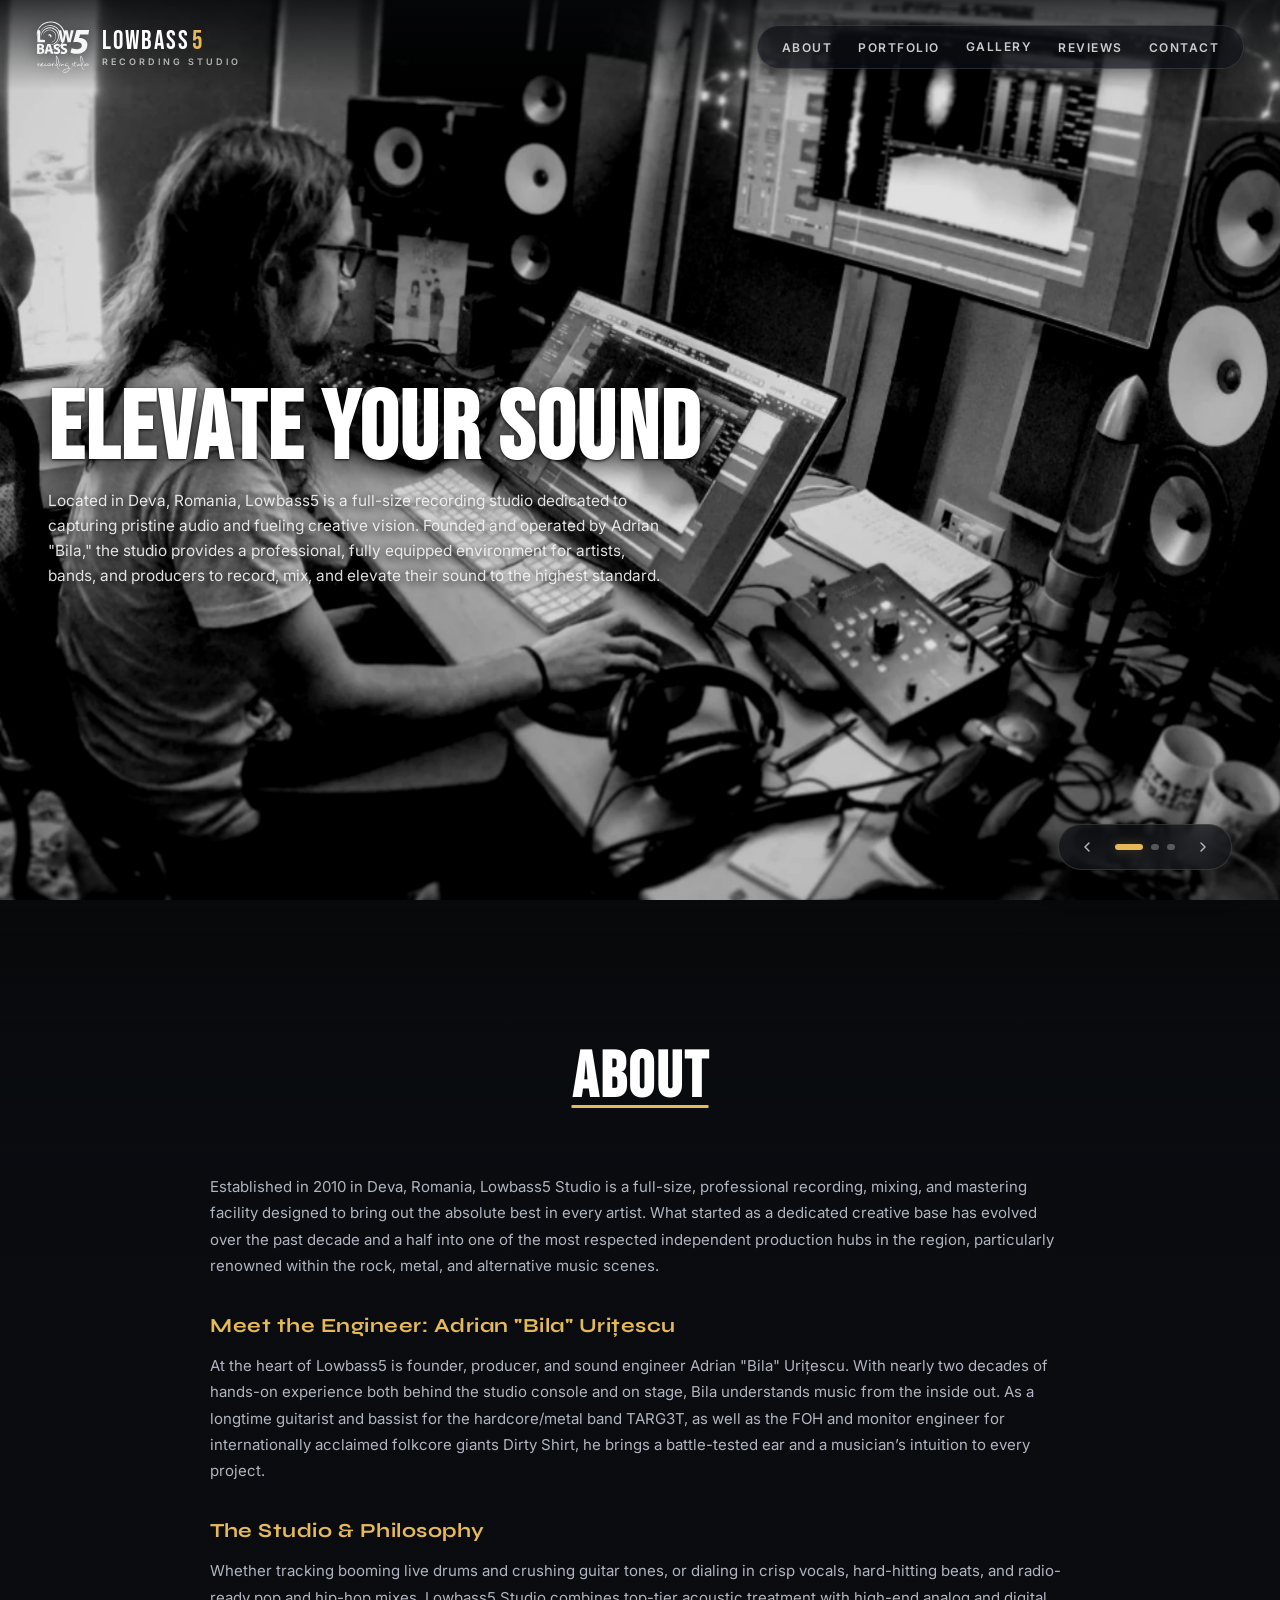
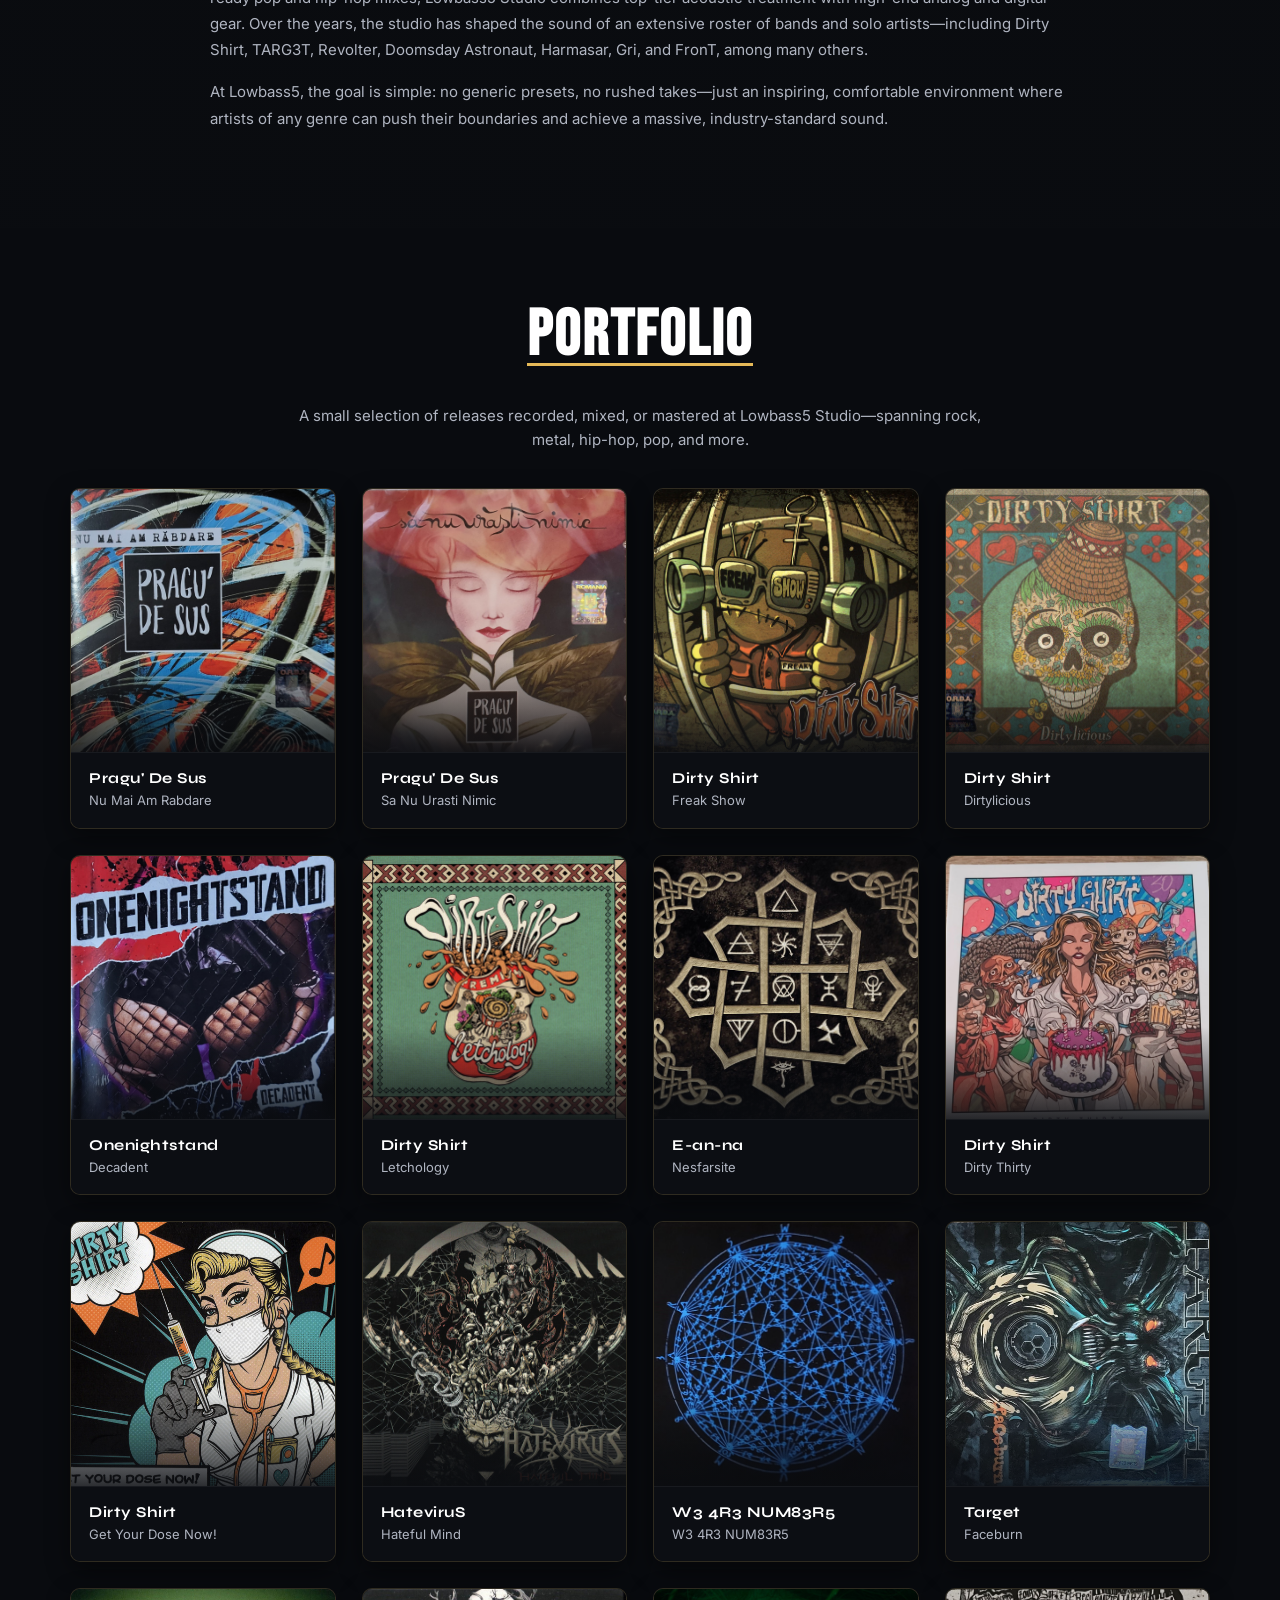
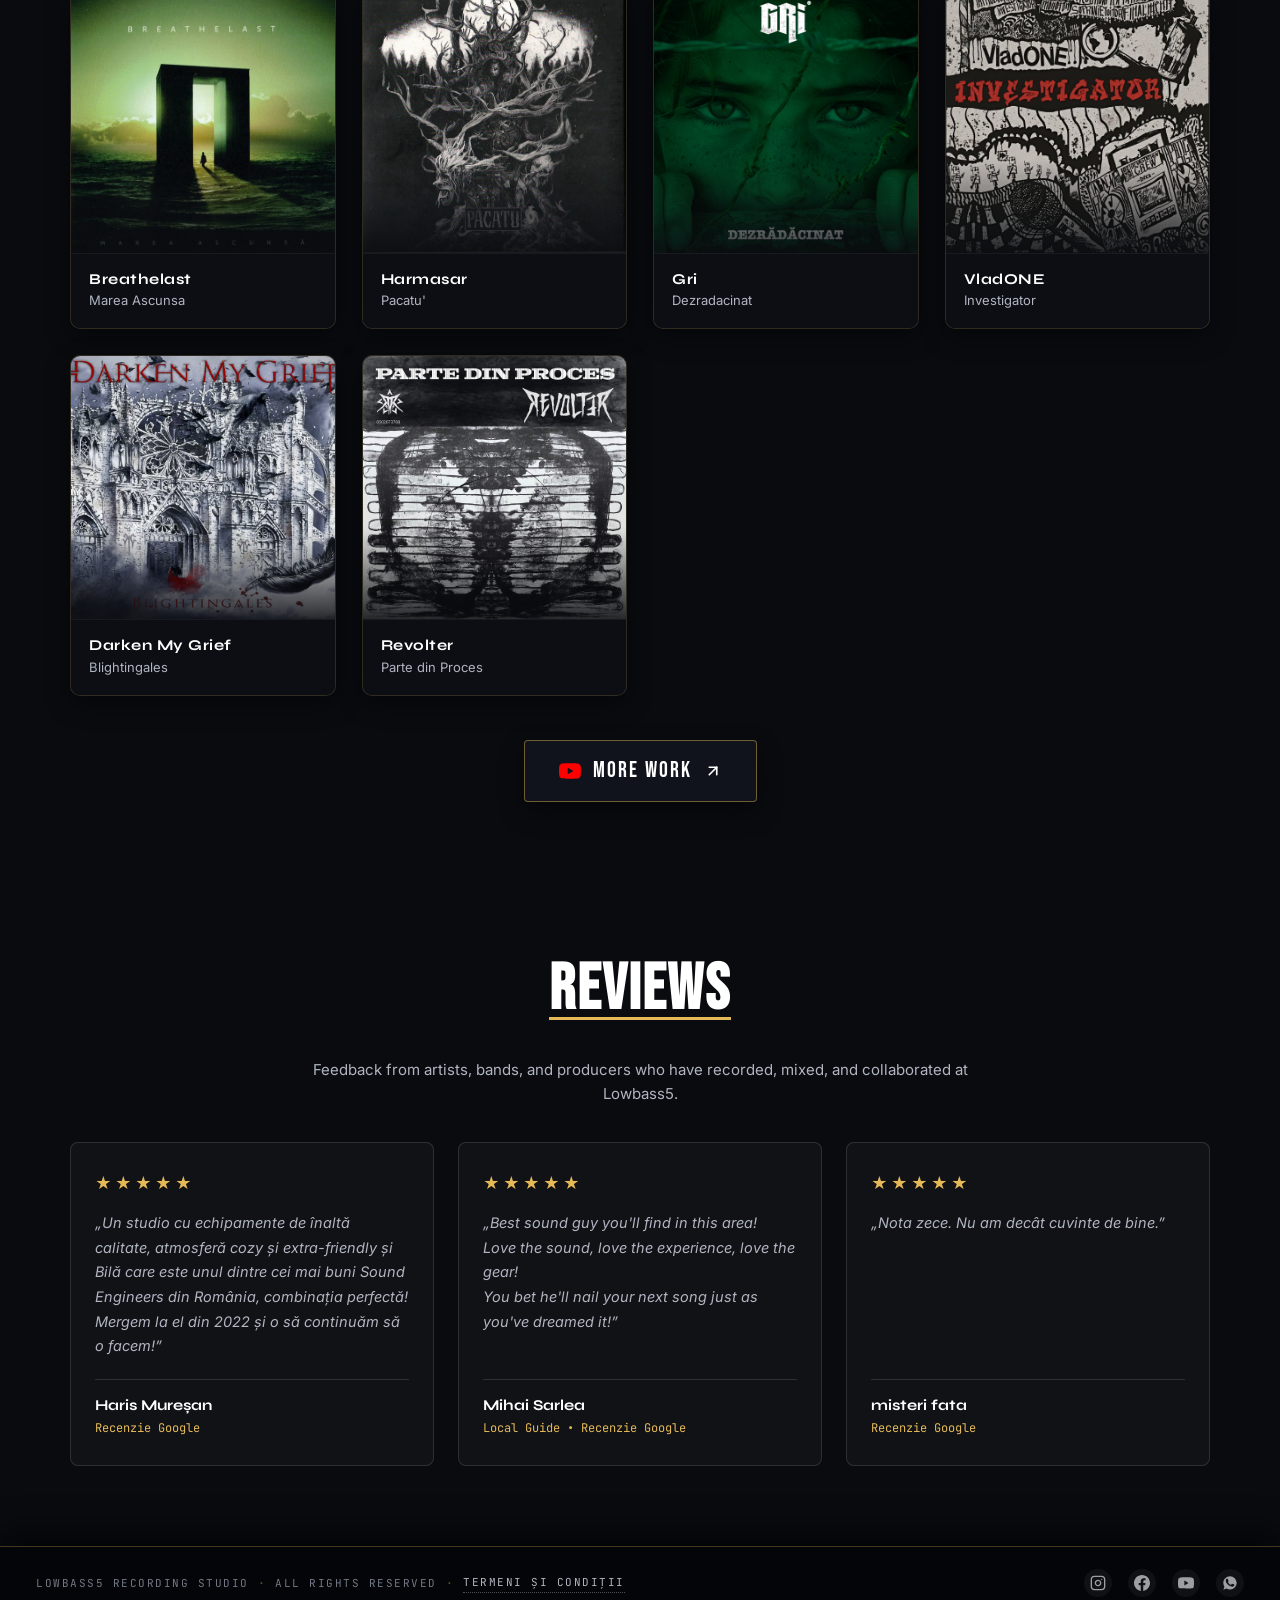
<file: index.html>
<!DOCTYPE html>
<html lang="ro">
<head>
  <meta charset="UTF-8">
  <meta name="viewport" content="width=device-width, initial-scale=1.0">
  <title>Lowbass5 Recording Studio | Studio de Înregistrări Muzicale & Producție</title>
  <meta name="description" content="Lowbass5 Recording Studio - Studio profesional de înregistrări muzicale, mixaj, mastering și producție audio. Mediu acustic calibrat, echipamente analog vintage și digitale de ultimă generație.">
  <link rel="preconnect" href="https://fonts.googleapis.com">
  <link rel="preconnect" href="https://fonts.gstatic.com" crossorigin>
  <link href="https://fonts.googleapis.com/css2?family=Bebas+Neue&family=Inter:wght@300;400;500;600;700&family=JetBrains+Mono:wght@400;500&family=Syne:wght@600;700;800&display=swap" rel="stylesheet">
  <link rel="preload" as="image" href="assets/hero-slide-1.webp">
  <link rel="preload" as="image" href="assets/hero-slide-2.webp">
  <link rel="preload" as="image" href="assets/hero-slide-3.webp">
  <link rel="stylesheet" href="style.css?v=26">
</head>
<body>
  <!-- Background Container -->
  <div class="studio-viewport">
    <div class="studio-slideshow" id="studio-slideshow" aria-hidden="true">
      <div class="studio-slide active" style="background-image: url('assets/hero-slide-1.webp');" data-index="0"></div>
      <div class="studio-slide" style="background-image: url('assets/hero-slide-2.webp');" data-index="1"></div>
      <div class="studio-slide" style="background-image: url('assets/hero-slide-3.webp');" data-index="2"></div>
    </div>
    <div class="vignette-overlay"></div>
    <div class="ambient-glow"></div>
  </div>

  <!-- Main App Shell -->
  <div class="site-container">
    
    <!-- Top Header Bar -->
    <header class="studio-header">
      <!-- Home Button with Lowbass5 SVG Logo (Top-Left framed like template) -->
      <a href="#hero" id="home-button" class="studio-brand-box" title="Lowbass5 Home - Reset View">
        <div class="brand-frame">
          <div class="brand-logo-wrap">
            <svg class="brand-svg" version="1.1" xmlns="http://www.w3.org/2000/svg" viewBox="120 105 580 560" width="100%" height="100%">
  <defs>
    <mask id="lowbass5-mask">
      <rect x="0" y="0" width="800" height="800" fill="#000000" />
      <path d="M0 0 C3.400456670593826 2.9308697970356548 6.715854670776935 5.939655382594026 10 9 C10.37060546875 9.337734374999997 10.37060546875 9.337734374999997 12.24609375 11.046875 C27.34632452673179 25.366523437114665 38.21614091128441 44.31270393817849 45.625 63.5859375 C47 67 47 67 49 70 C49.13277343750002 69.2897265625 49.265546874999984 68.57945312499999 49.40234375 67.84765625 C49.578945312500025 66.9285546875 49.75554687499999 66.009453125 49.9375 65.0625 C50.02451171874998 64.60423828124999 50.02451171874998 64.60423828124999 50.46484375 62.28515625 C51 60 51 60 52 59 C54.29151417239996 58.91209024914065 56.585725242868534 58.89305961636791 58.87890625 58.90234375 C59.222237472534175 58.903051223754886 59.222237472534175 58.903051223754886 60.95970153808594 58.90663146972656 C63.16067801047478 58.91224520835797 65.3615540881703 58.92479993104769 67.5625 58.9375 C69.05143082631429 58.94251323510542 70.54036324130493 58.947076447467566 72.029296875 58.951171875 C75.68623074759665 58.9622190712289 79.34310558401239 58.97949287058589 83 59 C85.50870794441732 67.5072504839975 87.25999017246284 76.08117786299866 88.84765625 84.80078125 C89.10729116002705 86.20889759026335 89.3672621352739 87.61695200169976 89.62754821777344 89.02494812011719 C90.16910502802114 91.96003041478042 90.7074973497638 94.89566880200286 91.243408203125 97.831787109375 C91.92291431221145 101.55390180337645 92.60900661491297 105.2747635371258 93.29735660552979 108.99525165557861 C93.83408846551379 111.89916426702189 94.36792292730041 114.80360379603462 94.90087699890137 117.70821189880371 C95.15249112678697 119.07836136910703 95.40480035264812 120.44838341756531 95.65788459777832 121.81826210021973 C97.32482082475917 130.8559731836296 98.76787634573486 139.89332169081848 100 149 C100.32999999999998 149 100.66000000000003 149 101 149 C101.09498779296877 148.46242065429686 101.18997558593747 147.92484130859373 101.287841796875 147.3709716796875 C106.51070183080992 117.83934024151824 111.97644857725174 88.3791745142216 118 59 C127.89999999999998 59 137.79999999999995 59 148 59 C147.35722858082522 64.78494277257346 146.75544418540107 69.58710069668803 145.332763671875 75.084716796875 C145.1663543891907 75.73474135398865 144.9999451065064 76.3847659111023 144.82849311828613 77.05448818206787 C144.28083231114613 79.18762090993286 143.7244735566776 81.31837785153618 143.16796875 83.44921875 C142.77520410356578 84.97161495359933 142.38297912163375 86.49415047410321 141.9912567138672 88.01681518554688 C140.94611513470545 92.07290448536207 139.8933687116995 96.12698211771215 138.8388900756836 100.1806526184082 C137.7513378857127 104.36605160059537 136.670262690423 108.55312320098056 135.58837890625 112.739990234375 C133.6596123780185 120.20010656119496 131.72454662993573 127.65857186827759 129.7868537902832 135.1163740158081 C128.18546630856025 141.28147663632615 126.59168932518907 147.44851040851484 125.00074768066406 153.61631774902344 C123.88194260016093 157.95220466856404 122.75996124870733 162.2872631978696 121.63662719726563 166.62197875976563 C121.13017925758265 168.57729355033143 120.62462033952937 170.53283882967162 120.11996459960938 172.48861694335938 C119.43497793484892 175.14045495119797 118.74557759907765 177.79110118280676 118.0546875 180.44140625 C117.8576774597168 181.20750213623046 117.6606674194336 181.97359802246092 117.45768737792969 182.76290893554688 C116.11459661865655 187.88540338134345 116.11459661865655 187.88540338134345 115 189 C112.62431480382514 189.08839670450675 110.27791326036368 189.11530305249107 107.90234375 189.09765625 C107.54791450500488 189.09694877624509 107.54791450500488 189.09694877624509 105.75428771972656 189.09336853027344 C103.4819828760281 189.08775442588 101.20977524653938 189.07519962966012 98.9375 189.0625 C97.40039204426887 189.05748681255886 95.86328254986057 189.0529235920011 94.326171875 189.048828125 C90.55074358128053 189.03778042414257 86.77538829240729 189.02050641255175 83 189 C81.20451318425222 180.11585719498646 79.41335843974059 171.23085460720398 77.62750434875488 162.34477043151855 C76.79784562826171 158.21721948607387 75.96678010542036 154.0899629259756 75.13232421875 149.96337890625 C74.32485147234257 145.96995172996503 73.52130305530454 141.97575209826152 72.72030258178711 137.98102188110352 C72.41631337392539 136.46838227414514 72.11098646584685 134.95601077092704 71.80420303344727 133.4439353942871 C66.57399409087355 107.65014772816193 66.57399409087355 107.65014772816193 67 97 C66.33999999999997 97 65.68 97 65 97 C64.98146972656252 97.67885253906249 64.96293945312499 98.35770507812501 64.94384765625 99.05712890625 C64.36656565319186 110.4115556856429 61.80659707462149 121.30052363417428 59.375 132.375 C58.92204968212258 134.46553678617727 58.469661484566416 136.5561954407026 58.017822265625 138.64697265625 C56.69158447626205 144.7675364841101 55.34735387890606 150.88405611659368 54 157 C53.61987172879964 158.7317526827211 53.23982155161184 160.46352251000087 52.85986328125 162.1953125 C51.89413468490068 166.59042972596563 50.91860208167333 170.98329171991298 49.9375 175.375 C49.651166992187484 176.66196777343748 49.364833984375025 177.94893554687496 49.06982421875 179.27490234375 C48.808305664062516 180.42941894531248 48.546787109374975 181.583935546875 48.27734375 182.7734375 C48.1651550292969 183.27061279296873 48.1651550292969 183.27061279296873 47.597412109375 185.78662109375 C47 188 47 188 46 189 C44.767656250000016 189.02707031249997 43.535312499999975 189.054140625 42.265625 189.08203125 C39.64068701041771 189.3846835561137 38.38607585014449 189.62588116054008 36.470703125 191.48193359375 C35.09695488492639 193.4965921969557 33.906128141512625 195.54067652669772 32.75 197.6875 C31.93287922647818 199.10841096534887 31.115179144923957 200.52898896001182 30.296875 201.94921875 C30.105771484374998 202.29106201171874 30.105771484374998 202.29106201171874 29.138671875 204.02099609375 C27.553795962975414 206.77549955491452 25.798352990116825 209.3808391084308 24 212 C24.522070312499977 211.73445312499996 25.04414062500001 211.46890625000003 25.58203125 211.1953125 C40.41835990303895 204.07595339153647 56.76187461635561 204.53936413132976 72.1875 209.625 C73.46111031823125 210.07555916686988 74.73314105689508 210.5307929840352 76 211 C74.7658301326129 217.82423338437565 73.10840049929044 224.39367843555652 71 231 C70.66806640624998 230.89751953125 70.66806640624998 230.89751953125 68.98828125 230.37890625 C68.54677734375002 230.24419921875 68.54677734375002 230.24419921875 66.3125 229.5625 C65.4423828125 229.2956640625 64.572265625 229.02882812500002 63.67578125 228.75390625 C56.1462446953779 226.632445585705 47.33396817773166 225.31951066817908 39.875 228.3125 C37 230 37 230 35 233 C34.5625 235.8749999999999 34.5625 235.8749999999999 35 239 C39.88338744341263 245.40944601947905 47.04662787025137 247.66566441902023 54.375 250.3125 C64.56948716171041 254.17530104505136 74.1664423466666 260.3642414881719 78.875 270.5625 C81.24329907691282 277.8517558415161 81.30455356272284 286.74444006167636 78.4375 293.875 C73.43343390554952 303.33691370676024 66.38782686473797 308.8205105973417 56.34375 312.3359375 C41.76971210499306 316.4652482369186 23.992171174222392 316.13401198538855 10.1875 309.3125 C9.465624999999989 308.879375 8.743749999999977 308.44625 8 308 C9.098904828705201 301.0833637252083 10.565691849621999 294.5726320060206 13 288 C14.004179687500027 288.3493359375 15.008359374999998 288.698671875 16.04296875 289.05859375 C27.0810086029918 292.7799977958157 38.62719166420038 296.3423450009417 50 292 C52.95389603637403 289.87925412773143 53.81168588337965 288.57749662430234 54.9375 285.125 C55.0202104373335 280.98947813332364 54.48977539157772 279.34341266869006 52 276 C46.9281393718955 272.6254551068453 41.192121199384246 270.69058062436284 35.5 268.625 C25.26057997283897 264.7581131426839 16.67318224095993 258.5699150684042 10.859375 249.15234375 C7.940282213151079 241.8413431793012 8.560770434327537 233.3176886970174 11 226 C10.573320312500016 226.461484375 10.146640624999975 226.92296875 9.70703125 227.3984375 C1.0018376483482712 236.48055701017688 -9.01640941687981 243.9007600825111 -20 250 C-17.185327670780225 252.20644428566425 -14.318269227454266 253.96680951121022 -11.1875 255.6875 C-4.504122578880924 259.6797829727924 1.163192951099063 265.0026645387953 3.5625 272.60546875 C5.191023725064838 281.5187280666494 5.037429805692 290.2799152681998 0 298 C-6.72612441617963 307.58385603341657 -15.681449977963211 311.8426784553298 -27 314 C-40.76025302064426 316.19758340624537 -55.619289062917005 314.64890031806306 -68 308 C-67.5477137532647 305.60288289230283 -67.08839919801329 303.2074718166553 -66.625 300.8125 C-66.49867187500001 300.13896484375 -66.37234375000003 299.4654296875 -66.2421875 298.771484375 C-65.50353222739437 294.9858761028961 -64.57376776940424 291.52387130975296 -63 288 C-61.99582031249997 288.3493359375 -60.991640625 288.698671875 -59.95703125 289.05859375 C-48.81135351703443 292.81858141895225 -37.540403711021895 296.2161810023168 -25.97265625 292.078125 C-24 291 -24 291 -21.8125 288.1875 C-20.887481052257158 284.5585795127011 -20.839607663218885 282.5585364994621 -22 279 C-24.710263813595702 275.8461279837306 -27.257439714424663 274.18203228649674 -31.0625 272.5625 C-34.034158362841595 271.2940128530955 -36.9459592398498 270.0281462292449 -39.8125 268.53515625 C-40.72000000000003 268.0698046875 -41.6275 267.604453125 -42.5625 267.125 C-42.96533203125 266.9097265625 -42.96533203125 266.9097265625 -45.00390625 265.8203125 C-52.488111151978046 263.7711820835523 -60.951937906779904 266.4734481298175 -68.375 268.0625 C-70.11121612309512 268.43198929276474 -71.84817453355811 268.79801175394 -73.5859375 269.16015625 C-74.3392333984375 269.32136962890627 -75.092529296875 269.4825830078125 -75.86865234375 269.648681640625 C-77.99999999999989 270 -77.99999999999989 270 -82 270 C-80.6135525091197 274.5901724367492 -79.22598417778863 279.18000402552343 -77.83740234375 283.76953125 C-77.36574417871952 285.3290096517182 -76.89438574031698 286.88857873874167 -76.42333984375 288.4482421875 C-75.7439638008712 290.697508325234 -75.0634899198144 292.9464398940421 -74.3828125 295.1953125 C-74.17439727783204 295.88617950439453 -73.96598205566409 296.57704650878907 -73.75125122070313 297.2888488769531 C-72.84006568816756 300.295967544333 -71.9020343820697 303.2760773533769 -70.85107421875 306.23779296875 C-70 309 -70 309 -70 313 C-78.58000000000004 313 -87.15999999999997 313 -96 313 C-98.63999999999999 304.42 -101.27999999999997 295.84 -104 287 C-113.57 287 -123.13999999999999 287 -133 287 C-136.43749999999596 299.4374999999853 -136.43749999999596 299.4374999999853 -137.517333984375 303.364990234375 C-137.65820434570313 303.8713098144531 -137.65820434570313 303.8713098144531 -138.37109375 306.43359375 C-138.65911865234375 307.47572021484376 -138.9471435546875 308.5178466796875 -139.243896484375 309.591552734375 C-140 312.00000000000006 -140 312.00000000000006 -141 313 C-142.78071246169816 313.08726222939083 -144.56483140124055 313.10699041151184 -146.34765625 313.09765625 C-147.42724609375 313.09443359375 -148.5068359375 313.0912109375 -149.619140625 313.087890625 C-150.187294921875 313.08370117187496 -150.187294921875 313.08370117187496 -153.0625 313.0625 C-154.20267578124998 313.05798828125 -155.34285156250002 313.0534765625 -156.517578125 313.048828125 C-159.34510351330636 313.0369974748397 -162.17252639970772 313.0205140957717 -165 313 C-164.34766280299 306.9280058030902 -162.72302721933596 301.3737325630577 -160.89453125 295.55859375 C-160.57836349487303 294.53772171020506 -160.2621957397461 293.5168496704102 -159.9364471435547 292.4650421142578 C-158.8998396643853 289.12104596852777 -157.85609810273883 285.7793203542818 -156.8125 282.4375 C-155.72799581329582 278.944043049684 -154.64543231019059 275.4499884169061 -153.56295776367188 271.9559020996094 C-152.8219595399401 269.56446063443235 -152.0803560234162 267.1732066427544 -151.33816528320313 264.7821350097656 C-147.51263615202237 252.45209705397292 -143.75148562984486 240.1027297089343 -140 227.75 C-139.38912180822956 225.74013991505706 -138.77820179641566 223.73029254036516 -138.167236328125 221.720458984375 C-136.7771265460447 217.14728466766292 -135.38858130305192 212.5736396669273 -134 208 C-123.44 208 -112.88 208 -102 208 C-101.00999999999999 211.3 -100.01999999999998 214.60000000000002 -99 218 C-71.70878551960357 210.61795018153214 -48.70640411682308 198.88429977025947 -33.58984375 173.80859375 C-28.494115142434794 164.80655721722508 -24.60889634196809 156.03421669987722 -22 146 C-21.886562499999968 145.57718749999998 -21.886562499999968 145.57718749999998 -21.3125 143.4375 C-16.14180455980619 120.45663137691645 -21.54371596985942 95.69558321942225 -34 76 C-48.58392458207902 55.624953598425975 -68.60571209917777 42.933605353014 -93.24609375 38.60546875 C-117.51109457858104 35.26624845248887 -141.88137472262127 41.897643296077916 -161.74609375 55.94140625 C-164.25328985193 57.87754052528135 -166.63668012657354 59.89101090765422 -169 62 C-169.81984375000002 62.7257421875 -170.63968749999998 63.45148437500001 -171.484375 64.19921875 C-188.50686206542917 80.19084091550411 -197.73928758356288 101.94073335234134 -200 125 C-200.32999999999998 125 -200.66 125 -201 125 C-202.22938696316396 101.23185204549665 -193.6749945939693 79.22301766573091 -178.027099609375 61.3046875 C-160.4102655688352 41.770646202741176 -136.22458644653494 30.21146061616787 -109.9296875 28.83984375 C-84.20274500632394 28.165903342990248 -59.72201830281608 37.39326164853867 -40.83203125 54.890625 C-26.95083749984252 68.13579367397779 -17.639434771231095 84.36900668184575 -13 103 C-12.775703125000007 103.82886718750001 -12.551406250000014 104.65773437499999 -12.3203125 105.51171875 C-6.80446764029864 129.57742543239567 -12.727272310458488 155.15558773896657 -25.4375 175.875 C-28.957149517979815 181.12262224513273 -32.65773049980248 186.39819255266423 -37 191 C-37.65999999999997 191 -38.31999999999999 191 -39 191 C-39.26611083984375 191.60360351562497 -39.532221679687495 192.20720703125 -39.806396484375 192.8291015625 C-46.32057259061179 204.67693423516465 -65.95103335363734 212.7019771253647 -78.34765625 216.33984375 C-84.85440076514226 218.09393881054837 -91.32219268706694 219.19084402030325 -98 220 C-97.82460693359371 220.55932220458988 -97.64921386718754 221.1186444091797 -97.468505859375 221.69491577148438 C-95.64844930813143 227.50095218076194 -93.83234217199458 233.30821311300093 -92.0185546875 239.1162109375 C-91.34053772962272 241.28547516418894 -90.66150419094026 243.45442191843972 -89.9814453125 245.623046875 C-89.00580583455371 248.73485325655452 -88.03379230235078 251.84777191112943 -87.0625 254.9609375 C-86.75626708984373 255.93493499755857 -86.45003417968746 256.9089324951172 -86.134521484375 257.9124450683594 C-85.85423095703129 258.81322784423827 -85.57394042968747 259.71401062011716 -85.28515625 260.64208984375 C-85.03644775390626 261.43706878662107 -84.78773925781252 262.2320477294922 -84.531494140625 263.0511169433594 C-84 265.00000000000006 -84 265.00000000000006 -84 267 C-76.19235468744773 265.53216268124015 -68.5091913479722 264.05661957968465 -60.953125 261.55078125 C-59 261 -59 261 -56 261 C-56.55429687499998 260.32453125 -57.10859375000001 259.6490625 -57.6796875 258.953125 C-58.041914062499984 258.507109375 -58.041914062499984 258.507109375 -59.875 256.25 C-60.23464843750003 255.809140625 -60.23464843750003 255.809140625 -62.0546875 253.578125 C-66.6610330177881 247.47332973546156 -67.10380642947746 241.56921881606632 -67 234 C-66.3106439952387 230.52228733495411 -65.31439991052991 227.28971277042234 -64 224 C-66.63999999999999 224.32999999999998 -69.27999999999997 224.66000000000003 -72 225 C-70 223 -70 223 -66.5 221.875 C-62.79267183145794 220.56614041361507 -60.33927835105635 218.7555629278953 -57.375 216.1875 C-53.46693841072681 212.8788343600018 -49.90839909219568 210.99971287193318 -45.125 209.1875 C-26.5332257341135 201.67424777770782 -13.841451478103409 181.67093430324292 -6 164 C-3.988932153115911 159.09853574971328 -2.3282134552275693 154.13149134107994 -1 149 C-0.78045654296875 148.2002172851562 -0.5609130859375 147.40043457031254 -0.334716796875 146.576416015625 C1.5177485902759713 138.68750562898327 0.29222794642828376 132.44683151680442 -1.6875 124.6875 C-2.0049517923497433 123.38198079862627 -2.3203954792678587 122.0759719887231 -2.634033203125 120.76953125 C-3.338246843808406 117.84814346449798 -4.054964444577877 114.93012880195306 -4.77734375 112.01318359375 C-6.169926131097327 106.35154419760508 -7.472671283107843 100.66980376182445 -8.78125 94.98828125 C-9.507454081066953 91.86083402098748 -10.235550636425273 88.7338358200139 -10.964752197265625 85.60708618164063 C-11.444327978863498 83.54539429075567 -11.921060964428875 81.4830389432251 -12.394866943359375 79.42001342773438 C-13.06869597866148 76.4960677480752 -13.757176245415963 73.57593106392522 -14.44921875 70.65625 C-14.647009277343727 69.78450637817383 -14.844799804687511 68.91276275634766 -15.048583984375 68.01460266113281 C-16.640379955111314 61.395657613872174 -19.01507218139369 55.79705736193279 -23.7265625 50.7265625 C-24.20093750000001 50.21222656250001 -24.675312500000018 49.697890625000014 -25.1640625 49.16796875 C-25.405117187499968 48.91337890624999 -25.405117187499968 48.91337890624999 -26.625 47.625 C-27.114843749999977 47.0926171875 -27.60468750000001 46.56023437499999 -28.109375 46.01171875 C-31.710825892857088 42.144587053571456 -31.710825892857088 42.144587053571456 -34 41 C-34 40.34 -34 39.68000000000001 -34 39 C-34.57234374999996 38.734453125000016 -35.14468750000003 38.46890625 -35.734375 38.1953125 C-38.10910264533402 36.942438949185856 -40.10466888792746 35.48774891292163 -42.25 33.875 C-66.11842799879037 17.026697883206793 -95.2483308934709 10.523221323272935 -124.05322265625 14.875244140625 C-151.9296464586132 19.770040587276526 -178.16733657601677 35.33284715365443 -194.6875 58.49609375 C-197.2738159590449 62.31748516914814 -199.59678906137987 66.2663787888093 -201.8125 70.3125 C-202.16159423828125 70.938662109375 -202.5106884765625 71.56482421875 -202.870361328125 72.2099609375 C-209.48847767598463 84.91295803713425 -211.75329898043535 97.3066268937987 -211.48828125 111.4375 C-211.47891967534818 112.93919680789452 -211.47181946842738 114.44090921226541 -211.4668426513672 115.942626953125 C-211.44803474246794 119.8358206366845 -211.3991730338976 123.7280347784108 -211.34332275390625 127.620849609375 C-211.28240079746882 132.32330082112054 -211.26008857944797 137.02608535239517 -211.2310562133789 141.72882080078125 C-211.18308099733653 148.81988859540166 -211.0870914487524 155.90882070602652 -211 163 C-194.17000000000002 163.33000000000004 -177.34 163.65999999999997 -160 164 C-160 172.25 -160 180.5 -160 189 C-186.73000000000002 189 -213.46 189 -241 189 C-241.33 154.68 -241.66 120.36000000000001 -242 85 C-246.60135135135135 103.40540540540539 -246.60135135135135 103.40540540540539 -247.25 111.5 C-247.32734375 112.33402343750004 -247.4046875 113.16804687499996 -247.484375 114.02734375 C-247.66735390526767 116.01723934478582 -247.83548420064292 118.00849295515104 -248 120 C-248.32999999999998 120 -248.66 120 -249 120 C-249.6890797214371 104.83388539249373 -248.32046000188998 91.3080203954706 -244.6328125 76.59716796875 C-243.7013734231494 72.77438675750895 -242.93449168691564 68.92485600987965 -242.1875 65.0625 C-241.9541796875 63.877851562499984 -241.720859375 62.693203125 -241.48046875 61.47265625 C-241.3219140625 60.6566796875 -241.163359375 59.840703125000005 -241 59 C-240.505 58.83500000000001 -240.505 58.83500000000001 -238 58 C-236.67632183011003 55.61917614239246 -235.5091820355795 53.281448369034536 -234.375 50.8125 C-227.3058088247502 36.08942286537922 -218.04188982822188 23.49656131432667 -207.125 11.375 C-206.6482080078125 10.84116699218751 -206.171416015625 10.307333984374992 -205.68017578125 9.75732421875 C-204.49571609153656 8.464838402937005 -203.25223431760264 7.226936654620772 -202 6 C-201.34 6 -200.68 6 -200 6 C-200 5.340000000000003 -200 4.680000000000007 -200 4 C-198.677490234375 2.722412109375 -198.677490234375 2.722412109375 -196.80859375 1.27734375 C-196.119267578125 0.7433496093750023 -195.42994140625 0.20935546875000455 -194.7197265625 -0.3408203125 C-193.966591796875 -0.908974609375008 -193.21345703125002 -1.477128906250016 -192.4375 -2.0625 C-191.662451171875 -2.6474121093750114 -190.88740234375 -3.2323242187499943 -190.0888671875 -3.8349609375 C-133.52499889680576 -45.928464884109815 -54.676289354147116 -45.499173649829146 0 0 Z " fill="#FFFFFF" transform="translate(376,145)"/>
    <path d="M0 0 C44.549999999999955 0 89.10000000000002 0 135 0 C132.09543688573262 15.68464081704397 129.1283102126108 31.35844893694619 126 47 C96.96000000000004 47.329999999999984 67.91999999999996 47.66 38 48 C36.070154024863996 53.146255933696125 34.29697540605207 58.10292327240461 32.73828125 63.34375 C32.54276168823242 63.998311767578116 32.347242126464835 64.65287353515623 32.14579772949219 65.3272705078125 C31.532070327280508 67.3840750237905 30.92221431350913 69.44200273727932 30.3125 71.5 C29.89283569579925 72.90893091236484 29.4729159295739 74.31778575926592 29.052734375 75.7265625 C28.032208475674793 79.15016940182522 27.015147075620007 82.57479381195628 26 86 C26.99000000000001 85.67000000000002 27.980000000000018 85.34000000000003 29 85 C50.913985953677184 83.18128824057919 74.24022811462532 89.68917335924846 91.69140625 103.0625 C101.41266071099881 111.37380152390739 107.83776317734794 120.93897284345132 112 133 C112.31968749999999 133.85207031250002 112.63937499999997 134.70414062500004 112.96875 135.58203125 C119.53444824464657 156.3430122735815 114.75556485018035 180.84436352538603 105.58984375 199.9375 C102.3423990324294 206.1725938577356 98.46022780354599 211.58478424824943 94 217 C93.23687500000005 218.010625 92.47375 219.02125 91.6875 220.0625 C91.13062500000001 220.70187499999997 90.57375000000002 221.34125 90 222 C89.34000000000003 222 88.68000000000006 222 88 222 C87.66999999999996 222.99 87.34000000000003 223.98000000000002 87 225 C61.408846182134766 248.96422479508004 24.852212820632303 256.0647406486602 -9.05859375 255.13623046875 C-26.693633538885365 254.31946816777076 -48.988611605749384 252.38734464780737 -64 242 C-64.66000000000003 241.01 -65.32 240.01999999999998 -66 239 C-65.37255859375 235.896484375 -65.37255859375 235.896484375 -64.1484375 232.09375 C-63.93313385009765 231.4138098144531 -63.717830200195294 230.7338696289063 -63.496002197265625 230.0333251953125 C-62.80141643294638 227.8513483787192 -62.088270121552966 225.67593140390022 -61.375 223.5 C-60.91679506074274 222.0654785293924 -60.45975110446767 220.6305856742248 -60.00390625 219.1953125 C-57.512350276506425 211.39752826157633 -54.8793426078343 203.66458459309627 -52 196 C-48.05173721151061 196.73670937546137 -44.60275089141726 197.86374963861465 -40.875 199.375 C-18.953473932830434 207.88369076656363 6.0928852752215334 210.56597758956468 28.375 201.6875 C41.051439178914734 195.90828213824238 49.997503120921465 189.67360570373012 55.12109375 176.28125 C57.466245922092526 167.52601522418797 57.18151320081813 157.17479108069904 53 149 C45.4095999451381 137.58892877658343 34.32268580884386 133.3751565012705 21.36328125 130.54296875 C12.150563486199644 129.0556658822088 3.072734011259854 128.84583607712852 -6.25 128.875 C-7.470742187500036 128.87113281250004 -8.691484374999959 128.86726562499996 -9.94921875 128.86328125 C-18.348292985528133 128.87216915924398 -26.632000942565014 129.29490372625452 -35 130 C-36.493007082308054 127.01398583538389 -35.409819910161104 125.2040008759779 -34.515625 122.0205078125 C-34.16304122924805 120.75163726806642 -33.8104574584961 119.48276672363284 -33.44718933105469 118.17544555664063 C-33.04824658831819 116.76797124783297 -32.649179603473385 115.3605321500836 -32.25 113.953125 C-31.840082283328456 112.48784000532498 -31.430819399207508 111.02237168069792 -31.022171020507813 109.55673217773438 C-29.918497857005832 105.60501944134802 -28.806133011085308 101.65580118710017 -27.69217300415039 97.70697784423828 C-26.541268820718187 93.62166093274595 -25.398173761069756 89.53416188527905 -24.254638671875 85.44677734375 C-22.863893743759945 80.47760996432515 -21.47237183630341 75.50866586436507 -20.077194213867188 70.54074096679688 C-17.151887222783444 60.12397106228815 -14.24636140189682 49.70197147237488 -11.36328125 39.2734375 C-11.013290710449269 38.00830322265625 -10.663300170898424 36.743168945312505 -10.302703857421875 35.439697265625 C-8.982807304674338 30.667790719696512 -7.663255434579241 25.895790749150763 -6.345947265625 21.1231689453125 C-5.457792104555892 17.9071038430657 -4.567096675232278 14.691752924759697 -3.67578125 11.4765625 C-3.416302032470753 10.534207458496098 -3.1568228149413926 9.591852416992197 -2.8894805908203125 8.620941162109375 C-2.653073577880832 7.769726867675786 -2.4166665649413517 6.918512573242197 -2.173095703125 6.04150390625 C-1.9691670227050508 5.303807678222654 -1.7652383422851017 4.566111450195308 -1.5551300048828125 3.806060791015625 C-1 1.9999999999999716 -1 1.9999999999999716 0 0 Z " fill="#FFFFFF" transform="translate(556,203)"/>
    <path d="M0 0 C0.7427920532226153 0.0002114868164113659 1.4855841064453443 0.00042297363280852096 2.250885009765625 0.000640869140625 C14.340029140150591 0.03487670485419869 25.72208852310871 1.019610744286112 37.375 4.375 C38.627968750000036 4.714023437500003 39.88093749999996 5.053046875000007 41.171875 5.40234375 C57.97111670921214 10.467351175202367 73.61739220873471 18.53999282760452 87.375 29.375 C88.30828125 30.076250000000016 89.24156249999999 30.777500000000003 90.203125 31.5 C94.8781682852441 35.0832667096482 98.9186994212539 38.79941445270282 102.67578125 43.3359375 C103.82020320467836 44.709243845614 105.006968782792 46.04821306124788 106.23046875 47.3515625 C125.1405105047017 67.50717586728683 139.95579443004425 98.67115381045153 139.662353515625 126.6328125 C139.0239698320599 134.94644470194237 137.1209753786012 143.09662753313256 135.4375 151.25 C135.05946602285843 153.11957343993487 134.6825049627514 154.98936416185222 134.306640625 156.859375 C133.7776443745372 159.49104955460837 133.2472353886999 162.12232129265635 132.70802307128906 164.75192260742188 C131.84839314612987 168.9491921888444 131.04503082346793 173.14210686126603 130.375 177.375 C128.518553385242 174.59033007786297 128.04927257983883 173.53233395283917 127.54052734375 170.40234375 C127.40605194091796 169.59887512207035 127.27157653808592 168.7954064941406 127.13302612304688 167.96759033203125 C126.99373687744139 167.09141052246093 126.85444763183591 166.21523071289062 126.7109375 165.3125 C126.5577102661133 164.3891082763672 126.40448303222655 163.46571655273436 126.24661254882813 162.51434326171875 C125.91509153321562 160.51424474303008 125.58667122792446 158.5136303663836 125.260986328125 156.5125732421875 C124.39552662556747 151.1984521875205 123.50702752049534 145.88821024810193 122.6171875 140.578125 C122.43496643066408 139.48888732910154 122.25274536132815 138.3996496582031 122.06500244140625 137.27740478515625 C119.82913923079309 124.00036250496493 117.33054616360027 110.77308068241138 114.81396484375 97.546875 C114.64976043701171 96.67911437988283 114.48555603027341 95.81135375976561 114.31637573242188 94.91729736328125 C114.01029301869983 93.30120751366212 113.70179323089565 91.68557280817976 113.39041137695313 90.07049560546875 C112.83177504594806 87.12182844010829 112.375 84.3839809745196 112.375 81.375 C111.72015625 81.43260498046874 111.0653125 81.4902099609375 110.390625 81.549560546875 C91.67227699335729 82.9854931402518 91.67227699335729 82.9854931402518 86.3828125 79.27734375 C84.43481617230236 76.40384709233808 82.92010500943144 73.48097639651013 81.375 70.375 C63.22477364692105 47.48404288305716 36.27231775058078 32.92642822859477 7.375 29.375 C3.12010134973724 29.097075049282978 -1.1118662989928794 29.04017491889948 -5.375 29.0625 C-5.944080810546893 29.06531982421876 -5.944080810546893 29.06531982421876 -8.823974609375 29.07958984375 C-39.458505507196264 29.519059713884218 -66.23924971892288 42.704106381841854 -87.625 64.375 C-94.70659389962859 71.97040039707798 -99.78215425660437 80.27214552827826 -104.625 89.375 C-105.12128906250001 90.28636718749999 -105.617578125 91.19773437499998 -106.12890625 92.13671875 C-109.05732290235031 97.70508116058852 -111.03325785413091 103.29273326375221 -112.625 109.375 C-113.285 109.375 -113.945 109.375 -114.625 109.375 C-114.625 100.13499999999999 -114.625 90.89499999999998 -114.625 81.375 C-120.89500000000001 81.375 -127.16499999999999 81.375 -133.625 81.375 C-131.92079080808477 76.2623724242543 -130.51934434113397 73.39626760453098 -127.5 69.125 C-127.10401611328126 68.56361328125001 -126.7080322265625 68.0022265625 -126.300048828125 67.423828125 C-122.61011531663098 62.24425206664313 -118.66310368685797 57.286440886799426 -114.625 52.375 C-113.93019531249999 51.4571875 -113.23539062500001 50.53937500000001 -112.51953125 49.59375 C-111.89433593749999 48.86156249999999 -111.269140625 48.12937500000001 -110.625 47.375 C-109.965 47.375 -109.305 47.375 -108.625 47.375 C-108.38136718749999 46.79878906249999 -108.13773437500001 46.222578124999984 -107.88671875 45.62890625 C-96.10603511036032 24.584155599621994 -61.25069714533251 10.862204055530583 -39.5625 4.625 C-38.879296874999994 4.4260815429687455 -38.19609374999999 4.227163085937505 -37.4921875 4.022216796875 C-25.18392042739191 0.6705146302570739 -12.685895449316831 -0.03356667795883084 0 0 Z " fill="#000000" transform="translate(278.625,122.625)"/>
    <path d="M0 0 C4.805085298003291 4.980881101588807 6.979832209893118 10.956744273497975 7.35546875 17.83203125 C6.970317417094265 24.601357707131058 4.20918827184164 29.792864129322368 -0.8125 34.3046875 C-6.181078015222511 38.47265625 -6.181078015222511 38.47265625 -8.7734375 38.47265625 C-8.7734375 39.13265624999997 -8.7734375 39.79265624999999 -8.7734375 40.47265625 C-8.042539062499998 40.57449218750003 -7.3116406249999955 40.676328125 -6.55859375 40.78125 C-1.1406895219892021 42.12622762743047 3.5661513847351785 45.99787456049086 6.66015625 50.609375 C10.490932614008443 58.20076698874931 11.691292844361982 65.96284158675235 9.47265625 74.30859375 C5.879219680572817 83.69380455485685 0.23064346790494028 89.25977507206198 -8.90234375 93.44921875 C-19.97610167199329 97.48716362763292 -31.813694381005007 97.7762011473576 -43.4609375 97.66015625 C-44.081298828125 97.65983398437498 -44.081298828125 97.65983398437498 -47.220703125 97.658203125 C-54.20219803221474 97.62494031178403 -60.770915333829436 97.17290846661706 -67.7734375 96.47265625 C-67.7734375 62.15265625000001 -67.7734375 27.832656250000014 -67.7734375 -7.52734375 C-48.09001468977823 -12.448199452555457 -16.2253304120876 -13.973797777811114 0 0 Z " fill="#FFFFFF" transform="translate(199.7734375,361.52734375)"/>
    <path d="M0 0 C2.1875 0 2.1875 0 5 1 C9.821035754572677 7.566583182952456 12.70099824100032 14.994865095083014 15.711669921875 22.50634765625 C16.554028498445746 24.603905110333358 17.411802016989782 26.694648964303326 18.271484375 28.78515625 C26.059625376850022 47.91719149181165 32.142755122038466 67.37221943466739 23.96484375 87.5546875 C21.751992152752337 91.89037639223443 19.075637136950377 94.96049518909092 15.625 98.375 C13.4477687043385 100.77077913405174 12.15032177033197 102.26365820313936 11.5 105.44921875 C12.16399931695571 119.33095447010601 19.58636753303267 133.97837920313668 29.51171875 143.37890625 C31.08737446263217 144.76162452843232 32.68550869871888 146.11947581770914 34.3125 147.44140625 C34.590937499999995 147.69857421874997 34.590937499999995 147.69857421874997 36 149 C36 149.65999999999997 36 150.31999999999994 36 151 C28.856028595472026 150.08507032889383 24.511430231294753 144.98670089259554 20.0390625 139.66796875 C13.397309297058428 130.6914507748454 8 119.33712591233234 8 108 C7.691269531249986 108.15017578125003 7.691269531249986 108.15017578125003 6.12890625 108.91015625 C0.1999194720227706 111.57233448364275 -4.656848098042701 113.12270831364708 -11 111 C-14.0625 108.9375 -14.0625 108.9375 -16 106 C-16.674888110754523 101.275783224718 -16.521287509558988 99.10773595781279 -14.5 94.8125 C-9.317261662012243 88.98191936976377 -4.678783548000979 87.00362019316003 3 86 C2.889301757812518 85.1417260742187 2.7786035156250364 84.2834521484375 2.66455078125 83.399169921875 C-6.372370303640537 12.744740607281017 -6.372370303640537 12.744740607281017 0 0 Z " fill="#FFFFFF" transform="translate(601,478)"/>
    <path d="M0 0 C3.249678117411861 0.27080650978433596 4.664100903490464 0.6482800265911237 6.948974609375 3.040771484375 C9.410314485750519 6.592003556931559 10.969079440679025 10.162804823528177 12.56640625 14.16015625 C12.886572113037118 14.94587509155275 13.206737976074237 15.731593933105444 13.536605834960938 16.541122436523438 C14.210439888537564 18.201110248449538 14.880043413140356 19.862820903860495 15.545654296875 21.526123046875 C16.55144444385371 24.034923487922242 17.574428260112143 26.536180415154547 18.599609375 29.037109375 C26.096621904731478 47.50752674093508 31.28887422529533 65.35317864202841 25 85 C22.531906364462145 90.79628050770259 19.86727901885672 95.44822814552992 15.0625 99.5625 C12.991840165230485 101.49572665989547 12.095521130407803 102.40818430073409 11.640625 105.2265625 C12.68529299318135 120.18430876600553 20.32284974788007 134.76406077764887 31.07421875 144.96875 C32.682824038341494 146.35221580579469 34.33649409097785 147.68305782202413 36 149 C35.670000000000016 149.65999999999997 35.34000000000003 150.31999999999994 35 151 C26.165919683633035 148.51541491102182 20.532014461218864 140.7041398141564 15.828125 133.32421875 C11.494555647155153 125.44415994813892 8.54012187372507 117.0020312287512 8 108 C7.691269531249986 108.15017578125003 7.691269531249986 108.15017578125003 6.12890625 108.91015625 C0.2071053986410334 111.56910792602878 -4.664235913297773 113.13270798981512 -11 111 C-14.0625 108.875 -14.0625 108.875 -16 106 C-16.795845403414035 101.22492757951568 -16.015465024951254 97.75262003914622 -13.39453125 93.640625 C-8.840175393612185 88.28255928660258 -3.772002595655408 86.88953645266952 3 86 C2.889301757812518 85.12190673828127 2.7786035156249795 84.24381347656254 2.66455078125 83.339111328125 C0.6940675742920916 67.56191774234196 -1.1745769718939414 51.80465190312577 -2.25 35.9375 C-2.3297607421874886 34.76356689453121 -2.4095214843749773 33.58963378906253 -2.49169921875 32.380126953125 C-3.53535630121695 15.829846683473193 -3.53535630121695 15.829846683473193 -2.0625 7.5625 C-1.8884765624999886 6.553164062500002 -1.7144531249999773 5.5438281250000045 -1.53515625 4.50390625 C-1 2 -1 2 0 0 Z " fill="#FFFFFF" transform="translate(337,478)"/>
    <path d="M0 0 C2.2530469142565153 3.379570371384773 3.031172232155484 6.554982313277719 3.9453125 10.44140625 C4.120050964355471 11.164887542724614 4.294789428710942 11.888368835449228 4.474822998046875 12.633773803710938 C4.8423230409134135 14.160363916788242 5.206932855503965 15.687652308636643 5.56884765625 17.215576171875 C6.124104048940694 19.558719149458625 6.688219793489225 21.899589936135897 7.25390625 24.240234375 C7.609894818428415 25.72383369958436 7.9653808557933985 27.207553715312088 8.3203125 28.69140625 C8.489028625488288 29.393507232666025 8.657744750976576 30.09560821533205 8.831573486328125 30.818984985351563 C10 35.766405840513016 10 35.766405840513016 10 38 C13.629999999999995 38 17.25999999999999 38 21 38 C16.02986661884478 48.71685010311592 9.358059690857544 57.53406225732198 1.75 66.5 C1.2426733398437477 67.099736328125 0.7353466796874955 67.69947265625001 0.212646484375 68.3173828125 C-0.27518310546872726 68.88295898437502 -0.7630126953125114 69.44853515624999 -1.265625 70.03125 C-1.6964941406250205 70.53205078125 -2.127363281249984 71.03285156250001 -2.5712890625 71.548828125 C-3.999999999999943 72.99999999999994 -3.999999999999943 72.99999999999994 -8 76 C-6.680000000000007 70.72000000000003 -5.360000000000014 65.44 -4 60 C-14.95954710637261 57.12964242452148 -25.73471980556843 55.954684762239935 -37 55 C-34.66080777684783 52.64447833724472 -32.32173522832102 50.30024641900832 -29.89453125 48.03515625 C-16.16353278029942 35.02548603011485 -6.2859968718681785 17.746319143087703 0 0 Z " fill="#000000" transform="translate(380,296)"/>
    <path d="M0 0 C0.3880078125000068 -0.008378906249959073 0.3880078125000068 -0.008378906249959073 2.3515625 -0.05078125 C3.019296875000009 0.0691015625000091 3.687031250000018 0.1889843750000182 4.375 0.3125 C6.375 3.3125 6.375 3.3125 6.375 7.3125 C5.384999999999991 6.982499999999959 4.394999999999982 6.652500000000032 3.375 6.3125 C3.2099999999999795 5.982499999999959 3.2099999999999795 5.982499999999959 2.375 4.3125 C-1.263676515603322 3.9659593794663124 -3.3256258052643943 4.16281290263214 -6.625 5.8125 C-11.801183439724014 10.125986199770068 -15.71186910563108 14.294129783054814 -16.5 21.1875 C-16.607054572749007 23.235810825264593 -16.625 25.261984434487886 -16.625 27.3125 C-14.687139154610236 26.834794768345773 -12.74972325528023 26.355284294606804 -10.8125 25.875 C-9.733554687500032 25.60816406250001 -8.654609375000007 25.341328125000018 -7.54296875 25.06640625 C-5.550915697484015 24.551725876324554 -3.5768847624735827 23.963128254157823 -1.625 23.3125 C3.1956428998983597 22.75009166167854 6.1177699467370985 22.624851846870342 10 25.6875 C18.357985979270325 33.89352259782902 21.30509158162664 44.36406555217286 24.375 55.3125 C25.448789062499998 55.422070312499955 26.522578124999995 55.53164062500002 27.62890625 55.64453125 C29.06516779668732 55.804115866298616 30.501362328829714 55.964304419173004 31.9375 56.125 C32.641972656250005 56.195253906249945 33.34644531250001 56.265507812500005 34.072265625 56.337890625 C39.00687965139218 56.9063945450913 42.893485672948714 58.163022037616656 47.375 60.3125 C46.625 65.0625 46.625 65.0625 44.375 67.3125 C43.38499999999999 67.3125 42.39499999999998 67.3125 41.375 67.3125 C42.03499999999997 65.66250000000002 42.69499999999999 64.01250000000005 43.375 62.3125 C39.01909432159158 60.68400030868008 35.13565388237407 59.97131554381883 30.5 59.6875 C29.347578124999984 59.612734374999945 28.195156249999968 59.537968750000005 27.0078125 59.4609375 C26.138984375000007 59.41195312499997 25.270156250000014 59.36296875000005 24.375 59.3125 C24.421406250000018 60.01374999999996 24.46781249999998 60.71500000000003 24.515625 61.4375 C24.83698210832989 69.88460113324243 23.586352702969293 74.464611314835 18.1875 80.93359375 C7.333092105313142 92.5794688870078 -7.4974106910591445 102.08926429589962 -23.8125 102.75 C-31.677684262996422 102.3797234681382 -39.210077509162375 99.85640343101 -45.625 95.3125 C-48.017040201074735 91.4644353287058 -48.2382855729245 87.75882040370266 -47.625 83.3125 C-39.86742943982267 69.56877262960711 -19.881594721923477 63.18407292618292 -5.6484375 59.08984375 C2.4442768260676075 57.00915880053299 10.01413790557882 55.98604551475148 18.375 56.3125 C12.811377328401534 33.894373352676666 12.811377328401534 33.894373352676666 5.375 28.3125 C3.359375 28.16796875 3.359375 28.16796875 1.125 28.5 C0.3283593749999909 28.616015625000045 -0.4682812500000182 28.732031249999977 -1.2890625 28.8515625 C-3.625 29.3125 -3.625 29.3125 -7.25 30.375 C-10.958273223807169 31.405075895502023 -13.79755891212983 31.745795217494788 -17.625 31.3125 C-20.0625 29.8125 -20.0625 29.8125 -21.625 27.3125 C-22.708329904102072 20.33104061800873 -20.545646721369565 15.094748761732149 -16.625 9.3125 C-11.92823361885553 4.2623135743338025 -7.1441436685652775 0.035840185628217114 0 0 Z M-40.09765625 81.3671875 C-42.49037181566041 84.41468712071321 -43.05910978183664 86.47786359377619 -42.625 90.3125 C-40.03831277446204 93.95002891091269 -37.23303727649068 96.10731028190378 -32.81640625 97.08984375 C-17.933961669778512 98.60196378756257 -3.668306553810055 92.65704623238764 8.375 84.3125 C13.864274706814285 79.82926674301109 18.310464403066646 74.5513420591468 19.375 67.3125 C19.44723740232041 64.63971611414343 19.419583240827933 61.987494449675864 19.375 59.3125 C-0.47751505448542275 59.3125 -25.700706366276222 67.27420392860051 -40.09765625 81.3671875 Z " fill="#FFFFFF" transform="translate(453.625,558.6875)"/>
    <path d="M0 0 C14.113728547347591 13.442420523946737 22.30148613492986 30.455501935905062 22.96533203125 49.9658203125 C23.222535525700323 69.23072430527111 17.174604074450144 86.6064175183995 3.766845703125 100.608642578125 C-5.77491911469258 110.17332465575555 -16.251336209915962 117.12075077809203 -29.4375 120.6875 C-31.8125 120.3125 -31.8125 120.3125 -33.4375 119.6875 C-32.43332031249997 119.35878906250002 -31.429140625000002 119.03007812499999 -30.39453125 118.69140625 C-12.542704790245637 112.58720501953826 1.5909485734320015 102.48522262322524 10.673828125 85.5185546875 C18.796681159588616 68.7819069513971 19.958175295757542 50.2174068447581 14.2470703125 32.61474609375 C7.598793527261762 13.898092405208388 -4.705178964154982 1.4067693141257678 -22.44921875 -7.0625 C-39.21051903716932 -14.073762865221141 -57.748579314296364 -14.178073994980423 -74.65234375 -7.5625 C-92.60268305121076 0.49375326281548837 -105.24645556477267 13.345969659136756 -112.4375 31.6875 C-113.14442646579889 33.67362673724452 -113.83672992495269 35.666727929386354 -114.4375 37.6875 C-115.88891933542178 34.2490184791794 -115.06079738297038 31.893666277922932 -113.74853515625 28.51025390625 C-113.4808935546875 27.867495117187502 -113.213251953125 27.224736328125005 -112.9375 26.5625 C-112.80045654296876 26.228874511718743 -112.80045654296876 26.228874511718743 -112.10693359375 24.54052734375 C-109.60340791795002 18.67823430165936 -106.46280430994875 13.640411434228696 -102.4375 8.6875 C-101.79683593749999 7.89601562499999 -101.15617187500001 7.104531250000008 -100.49609375 6.2890625 C-89.82125122178897 -6.28677938254998 -74.69408032032464 -14.511292492668645 -58.4375 -17.3125 C-57.6962890625 -17.453007812500005 -56.955078125 -17.59351562500001 -56.19140625 -17.73828125 C-36.172333872288846 -20.78705741027528 -14.870536248686506 -13.479099315628048 0 0 Z " fill="#FFFFFF" transform="translate(313.4375,217.3125)"/>
    <path d="M0 0 C0.6599999999999682 0 1.32000000000005 0 2 0 C2.340312499999982 0.8623828125000159 2.6806249999999636 1.724765624999975 3.03125 2.61328125 C3.51593749999995 3.8340234374999795 4.000625000000014 5.054765625000016 4.5 6.3125 C4.7633715820312545 6.976770019531273 5.026743164062509 7.641040039062489 5.298095703125 8.325439453125 C6.835889039666199 12.176797844006956 8.42090685491712 16.001380303244787 10.07421875 19.8046875 C18.039472038428812 38.16243735114017 22.986063928714884 55.201647820954236 17 75 C14.7219149304874 79.8113654610197 12.089580587560476 84.49940792097402 8 88 C7.340000000000032 88 6.67999999999995 88 6 88 C5.669999999999959 85.02999999999997 5.340000000000032 82.05999999999995 5 79 C6.649999999999977 80.31999999999994 8.299999999999955 81.63999999999999 10 83 C8.75023244153681 79.34683329064615 8.32901246610686 78.21934164407128 5 76 C4.32666015625 73.619140625 4.32666015625 73.619140625 3.9140625 70.65625 C3.7584082031249864 69.5721484375 3.6027539062499727 68.48804687500001 3.4423828125 67.37109375 C3.296396484375009 66.25863281249997 3.150410156250018 65.14617187499994 3 64 C2.8565917968750227 63.0009765625 2.7131835937500455 62.001953125 2.5654296875 60.97265625 C-0.2596408656638687 40.621562522758495 -0.3410873605970437 20.493228291050457 0 0 Z " fill="#000000" transform="translate(604,488)"/>
    <path d="M0 0 C2.3865644395472145 2.3865644395472145 2.969746104597732 4.266610811570615 4.125 7.4375 C5.977236457891138 12.404360263571107 7.95688881366965 17.282946657408843 10.057861328125 22.149658203125 C16.91113153631227 38.0465483062618 22.34951430256433 54.75985911969792 17 72 C14.285561558504128 78.62618205658214 11.921355939582611 83.75753445415307 6 88 C5 87 5 87 4.9375 83.4375 C4.9581249999999955 82.30312500000002 4.978749999999991 81.16875000000005 5 80 C6.319999999999993 80.99000000000001 7.639999999999986 81.98000000000002 9 83 C7.750232441536866 79.34683329064615 7.32901246610686 78.21934164407128 4 76 C3.415771484375 74.16259765625 3.415771484375 74.16259765625 3.12109375 71.9140625 C3.0054809570312386 71.07721923828126 2.8898681640624773 70.24037597656252 2.770751953125 69.378173828125 C2.6607788085937614 68.46962646484371 2.5508056640625227 67.56107910156254 2.4375 66.625 C2.315280761718725 65.6745581054688 2.193061523437507 64.7241162109375 2.067138671875 63.744873046875 C1.8180993916942043 61.77299866755777 1.576054427065742 59.800229015506034 1.3408203125 57.82666015625 C1.0400591329133704 55.332238281426385 0.7084580114890855 52.84457668697178 0.3671875 50.35546875 C-1.0547421670902395 39.18644055850109 -1.1835670842911554 28.054666721998046 -1.1875 16.8125 C-1.1884970092773415 16.037098693847668 -1.189494018554683 15.261697387695335 -1.190521240234375 14.462799072265625 C-1.1901988301395363 12.252443392227747 -1.1812133059254393 10.042343871558614 -1.16796875 7.83203125 C-1.1604760742187636 6.540148925781239 -1.1529833984375273 5.248266601562477 -1.145263671875 3.917236328125 C-1 1 -1 1 0 0 Z " fill="#000000" transform="translate(341,488)"/>
    <path d="M0 0 C2.41015625 1.90234375 2.41015625 1.90234375 4 4 C4 4.659999999999968 4 5.32000000000005 4 6 C1.8312574842217373 5.4939600796517425 0.00032373355270465254 5.000161866776352 -2 4 C-4.332986601280936 3.9597760930813592 -6.667066655241342 3.9567975306525796 -9 4 C-8.434101562500018 4.2049609375000045 -8.434101562500018 4.2049609375000045 -5.5703125 5.2421875 C-4.088435000473282 5.786167847927459 -2.6066699636487556 6.330454628744519 -1.125 6.875 C-0.7518164062499864 7.009707031249945 -0.7518164062499864 7.009707031249945 1.13671875 7.69140625 C6.7734375 9.7734375 6.7734375 9.7734375 9 12 C9.4375 14.3125 9.4375 14.3125 9 17 C4.712894046122301 22.8083370988021 -1.1025189978552135 24.23951590202057 -7.8828125 25.5625 C-15.842654738928786 26.679670840551466 -23.95788350829264 27.286505690604486 -31 23 C-33.3197365586301 21.11521404611301 -33.89270351283449 19.936571032038046 -34.23046875 16.98828125 C-34.14188913309579 12.24524539940046 -33.04999094158825 9.437465571844086 -29.625 6.125 C-21.39620551971359 -0.16331634929690608 -10.076633287401933 -1.630232391719801 0 0 Z " fill="#FFFFFF" transform="translate(679,562)"/>
    <path d="M0 0 C2.0703125 2.1015625 2.0703125 2.1015625 2.0703125 4.1015625 C-0.31532826906141054 3.525718176433429 -2.5965153410526227 2.879286552982421 -4.9296875 2.1015625 C-7.262685752792606 2.062020156732274 -9.596769387478446 2.057545177122279 -11.9296875 2.1015625 C-10.893281249999973 2.416093749999959 -9.856875000000002 2.730625000000032 -8.7890625 3.0546875 C-7.419066187158421 3.486330173908982 -6.049285642669702 3.9186580963096276 -4.6796875 4.3515625 C-4.338730468749986 4.454042968749945 -4.338730468749986 4.454042968749945 -2.61328125 4.97265625 C1.5406535425917127 6.303528562189626 4.391790140213288 7.603646410612782 7.0703125 11.1015625 C7.1328125 13.6015625 7.1328125 13.6015625 6.0703125 16.1015625 C0.22872371453161122 22.1201691274523 -8.013144256201429 23.787868943340413 -16.11328125 24.3046875 C-29.175045366306563 24.492852169142452 -29.175045366306563 24.492852169142452 -34.8671875 19.3515625 C-36.4297297452743 16.042649510007323 -36.36658705460138 13.721587380982896 -35.9296875 10.1015625 C-33.22918249466031 4.362989363653128 -29.576672667315904 2.3388442424794675 -23.9296875 0.1015625 C-22.8984375 -0.31093750000002274 -21.8671875 -0.7234375000000455 -20.8046875 -1.1484375 C-14.06186198183201 -2.453500503516352 -5.976660742823412 -3.872876161349609 0 0 Z " fill="#FFFFFF" transform="translate(278.9296875,563.8984375)"/>
    <path d="M0 0 C2.4956249999999898 -0.06187499999998636 4.991250000000008 -0.12374999999997272 7.5625 -0.1875 C8.334084472656258 -0.21481201171877728 9.105668945312487 -0.24212402343749773 9.900634765625 -0.270263671875 C16.285319676365987 -0.3459328061554743 20.677815982863052 1.2836031177683367 25.875 5.125 C28.73728973532795 8.997509641914291 29.286455061411573 12.231365742383957 29 17 C27.391226965200303 21.736942824688015 25.172150122056394 24.28325108331211 21 27 C16.32303357893099 28.925408074075108 12.114020380343703 29.249697921472887 7.125 29.125 C4.773750000000007 29.08375000000001 2.4225000000000136 29.042500000000018 0 29 C0 19.430000000000007 0 9.860000000000014 0 0 Z " fill="#000000" transform="translate(156,412)"/>
    <path d="M0 0 C5.2247070134934575 2.951281606424459 8.701564360413954 7.013640422721323 11.1875 12.4375 C12.570453732844157 19.075677917651888 11.889005935935188 24.45324161828637 8.8125 30.4375 C6.75 32.9375 6.75 32.9375 4.8125 34.4375 C4.152500000000032 34.4375 3.492500000000007 34.4375 2.8125 34.4375 C2.7377343750000023 33.736249999999984 2.6629687500000045 33.03499999999997 2.5859375 32.3125 C1.6247482666282167 25.376860041552504 0.09727278408956863 20.23670605392749 -5.1875 15.4375 C-11.926501310319736 10.965944619280322 -18.468849048734114 10.667108007956585 -26.25 11.9375 C-26.889375 12.10250000000002 -27.528750000000002 12.267499999999984 -28.1875 12.4375 C-26.179941718418036 6.582121678719261 -23.5906557428722 2.8911084163339638 -18 0.125 C-11.772107021105853 -2.376366852178819 -6.208842669303124 -2.7266970657966283 0 0 Z " fill="#FFFFFF" transform="translate(275.1875,250.5625)"/>
    <path d="M0 0 C2.4956249999999898 -0.06187499999998636 4.991250000000008 -0.12374999999997272 7.5625 -0.1875 C8.334084472656258 -0.21481201171877728 9.105668945312487 -0.24212402343749773 9.900634765625 -0.270263671875 C15.005651147158176 -0.33076660592399776 18.461002191518446 0.6415573966044121 23 3 C25.720475807889898 5.720475807889898 26.82100497261922 8.151606911313195 27 12 C25.705848758781798 16.339212985260986 24.60403876163207 18.51162823527619 21.0625 21.375 C14.274783643588933 24.976645413605866 7.575631715692566 24.07014473810824 0 24 C0 16.079999999999984 0 8.160000000000025 0 0 Z " fill="#000000" transform="translate(156,370)"/>
    <path d="M0 0 C0.6599999999999682 0.660000000000025 1.3199999999999932 1.3199999999999932 2 2 C-0.3725470471018184 3.9197708930747694 -2.74791212526236 5.835865569031512 -5.125 7.75 C-5.7901562499999955 8.288828125000009 -6.455312499999991 8.827656250000018 -7.140625 9.3828125 C-17.565790304435666 17.7638277447424 -17.565790304435666 17.7638277447424 -21.609375 18.4296875 C-24.491142028999775 17.911722837924856 -25.969678610006554 16.94403500194136 -28.25 15.125 C-28.93578124999999 14.591328125000018 -29.621562499999982 14.05765624999998 -30.328125 13.5078125 C-32.63229970311164 11.429748398595564 -32.96228097350502 10.282892698712317 -33.375 7.1875 C-32.87017567413727 2.896493230166925 -31.324452210251877 1.6595617682015131 -28 -1 C-19.156884275845982 -5.201944060980452 -8.930641186760113 -3.1250076704874914 0 0 Z " fill="#000000" transform="translate(367,374)"/>
    <path d="M0 0 C0.16499999999999204 0.16499999999996362 0.16499999999999204 0.16499999999996362 1 1 C0.9145912256375368 5.4412562668475175 0.5437758627048765 7.429698485455901 -2.5625 10.6875 C-6.116476157763998 13.290894583036788 -10.016220635714575 15.153268270402123 -14 17 C-15.335189029585848 17.662942288209024 -16.669041213637968 18.328605234435145 -18 19 C-18.042543562981166 20.999547460114172 -18.040807829325047 23.0004163630731 -18 25 C-17 26 -17 26 -13.4375 26.375 C-7.803001386831909 26.356794834852394 -2.7781320124080935 24.569017785453184 2.502197265625 22.77880859375 C5.466703466313277 21.774049033521578 7.8444475164946255 21 11 21 C11 21.99000000000001 11 22.980000000000018 11 24 C8.562921619034938 24.980227097878924 6.125360545568412 25.959221709445956 3.6875 26.9375 C3.342353515625007 27.076396484374982 3.342353515625007 27.076396484374982 1.595703125 27.779296875 C-3.502441037385182 29.823480283106164 -7.4369591750509585 31.15350407401138 -12.9375 31.1875 C-13.457636718749995 31.19458984375001 -13.457636718749995 31.19458984375001 -16.08984375 31.23046875 C-18.97902009714403 31.00166149566246 -20.601362739571044 30.58610584506323 -23 29 C-24.35439667679276 26.29120664641448 -24.06501450702632 23.990667323211255 -24 21 C-24.687070312499998 20.951015624999968 -25.374140624999995 20.90203125000005 -26.08203125 20.8515625 C-26.983085937499993 20.776796874999945 -27.884140624999986 20.702031250000005 -28.8125 20.625 C-29.70582031250001 20.555390624999973 -30.59914062499999 20.485781249999945 -31.51953125 20.4140625 C-34 20 -34 20 -37 18 C-36.66999999999999 17.00999999999999 -36.34 16.019999999999982 -36 15 C-35.41218749999999 15.103124999999977 -35.41218749999999 15.103124999999977 -32.4375 15.625 C-28.099271368580474 16.122327797252638 -25.043984891883156 15.8722152277237 -21 14 C-19.29792607832468 12.135823800069943 -17.897344779314295 10.1910555717742 -16.4765625 8.10546875 C-11.936941454112201 1.6323054067895555 -8.11028319953715 -1.7631050433776636 0 0 Z " fill="#FFFFFF" transform="translate(193,560)"/>
    <path d="M0 0 C1.752960461299665 2.629440691949469 2.4098025390326256 4.01517919329666 3.1484375 6.95703125 C3.3473559570312545 7.733610839843777 3.546274414062509 8.510190429687498 3.751220703125 9.310302734375 C3.9570678710937273 10.136027832031232 4.162915039062511 10.96175292968752 4.375 11.8125 C4.812423227989598 13.528997803441712 5.251238387300646 15.245141462514255 5.69140625 16.9609375 C5.9094189453124955 17.811396484374995 6.127431640624991 18.66185546874999 6.35205078125 19.5380859375 C7.560213807449486 24.128559168922607 8.930413520626075 28.67042270278756 10.30078125 33.21484375 C11 36 11 36 11 40 C4.069999999999993 40 -2.8600000000000136 40 -10 40 C-9.359561919398175 34.8764953551854 -8.767772586754347 30.604366234031318 -7.44140625 25.7421875 C-7.137832031250014 24.621992187499984 -6.834257812499999 23.501796875000025 -6.521484375 22.34765625 C-6.205019531250002 21.201679687500018 -5.8885546875000045 20.05570312499998 -5.5625 18.875 C-5.249902343749994 17.721289062499977 -4.937304687499989 16.56757812500001 -4.615234375 15.37890625 C-3.202750585459057 10.200794429568703 -1.7310389791410046 5.08206202066134 0 0 Z " fill="#000000" transform="translate(257,373)"/>
    <path d="M0 0 C0.9900000000000091 0 1.9800000000000182 0 3 0 C2.669999999999959 4.9500000000000455 2.340000000000032 9.899999999999977 2 15 C4.227499999999964 14.504999999999995 6.455000000000041 14.009999999999991 8.75 13.5 C12.669102019154707 12.629088440187843 15.97574003204113 12 20 12 C20 12.990000000000009 20 13.980000000000018 20 15 C17.586602044511324 16.008584220204284 15.169813247759976 17.00702672642751 12.75 18 C12.068085937499973 18.286171875000036 11.386171874999945 18.57234374999996 10.68359375 18.8671875 C7.1858426514293114 20.293454938252125 4.830998114631825 21 1 21 C0.35938204319143097 41.452321435889075 0.35938204319143097 41.452321435889075 4 48 C6.809086986921216 50.65773531736727 8.92880509129111 51.40652978612434 12.75 51.6875 C13.549218750000023 51.75324218749995 14.348437500000045 51.818984375000014 15.171875 51.88671875 C15.775156250000009 51.92410156250003 16.378437500000018 51.961484375000055 17 52 C17 52.99000000000001 17 53.98000000000002 17 55 C4.161496188619026 55.781776280801296 4.161496188619026 55.781776280801296 -0.25 52.8125 C-3.0003111024095688 48.392357156841854 -4.25638839407884 44.921207693741394 -4.1953125 39.69921875 C-4.188867187500023 38.72275390624998 -4.1824218750000455 37.746289062499955 -4.17578125 36.740234375 C-4.159023437499968 35.73283203125004 -4.14226562500005 34.72542968749997 -4.125 33.6875 C-4.115976562500009 32.660761718749995 -4.106953125000018 31.63402343749999 -4.09765625 30.576171875 C-4.074162009384963 28.050541008880145 -4.041311305813792 25.52539190232619 -4 23 C-4.8250000000000455 22.66999999999996 -4.8250000000000455 22.66999999999996 -9 21 C-7 18 -7 18 -4.984375 17.3203125 C-3 16 -3 16 -1.953125 12.3046875 C-1.7008844779809351 10.83107181873072 -1.467152745748649 9.354193409275808 -1.25 7.875 C-1.1249609374999636 7.1208984375000455 -0.9999218750000409 6.366796874999977 -0.87109375 5.58984375 C-0.5648952442581958 3.729098984338293 -0.28035912358086534 1.8648129583635864 0 0 Z " fill="#FFFFFF" transform="translate(536,540)"/>
    <path d="M0 0 C0 0.6599999999999682 0 1.32000000000005 0 2 C0.6844921875000409 2.112148437499968 1.3689843749999682 2.22429687500005 2.07421875 2.33984375 C5.4773830535202706 3.1077139333043533 8.567430982131668 4.28413947780939 11.8125 5.5625 C12.393222656250032 5.790019531249982 12.393222656250032 5.790019531249982 15.33203125 6.94140625 C16.212460937500055 7.290742187499973 17.092890624999995 7.640078124999945 18 8 C18 8.990000000000009 18 9.980000000000018 18 11 C16.752644328361043 11.65092589660776 15.501981680407198 12.29551669307591 14.25 12.9375 C13.553906249999955 13.297148437500027 12.857812500000023 13.656796875000055 12.140625 14.02734375 C7.618252444135464 16.082217411332635 3.5245004816300707 16.190987110228434 -1.4375 16.25 C-2.735585937499991 16.275781250000023 -4.033671874999982 16.301562500000045 -5.37109375 16.328125 C-9.171000967470945 15.984538125653899 -11.016521137003338 15.322335502295346 -14 13 C-15.125 10.625 -15.125 10.625 -15 8 C-10.989967398850467 2.8963221439914832 -6.527958118944412 0 0 0 Z " fill="#000000" transform="translate(665,567)"/>
    <path d="M0 0 C0.3299999999999841 0.9900000000000091 0.660000000000025 1.9800000000000182 1 3 C3.2578125 3.84375 3.2578125 3.84375 6.125 4.5 C10.690714131145512 5.625058632055357 14.7452650081554 7.014457003805887 19 9 C19 9.990000000000009 19 10.980000000000018 19 12 C17.58521864808455 12.649952971499602 16.168085126980827 13.294787224707079 14.75 13.9375 C13.961093749999975 14.297148437500027 13.172187500000007 14.656796875000055 12.359375 15.02734375 C7.87296835388986 16.8768723176845 3.9919250614227053 17.187200966949376 -0.875 17.25 C-1.471835937499975 17.262890624999955 -1.471835937499975 17.262890624999955 -4.4921875 17.328125 C-8.304913804896472 16.97147799597849 -10.71256737588945 15.910129047648297 -14 14 C-14.3125 11.25 -14.3125 11.25 -14 8 C-10.261422635223624 3.89962482572912 -5.047742431886775 2.067484917635511 0 0 Z " fill="#000000" transform="translate(262,566)"/>
    <path d="M0 0 C2.36328125 0.18359375 2.36328125 0.18359375 5 1 C6.29296875 3.22265625 6.29296875 3.22265625 7.1875 6.0625 C7.5058984374999795 7.0499218749999955 7.824296875000016 8.037343749999991 8.15234375 9.0546875 C9.198353551301409 12.689210035397537 10.164761033246918 16.31102789684053 11 20 C11.482109374999993 19.205937500000005 11.964218749999986 18.41187500000001 12.4609375 17.59375 C13.092578124999989 16.572812500000055 13.724218749999977 15.551874999999995 14.375 14.5 C15.001484375000018 13.479062500000055 15.62796874999998 12.458124999999995 16.2734375 11.40625 C16.843203125000002 10.612187500000005 17.412968750000005 9.818125000000009 18 9 C18.660000000000025 9 19.319999999999993 9 20 9 C20 8.340000000000032 20 7.67999999999995 20 7 C22.86608128573687 5.566959357131509 24.813007828970456 5.693558445093345 28 6 C33.2210726318541 8.743275450635224 35.31731343511899 11.734105938900939 37.3125 17.125 C37.56322265624999 17.757929687499995 37.81394531249998 18.39085937499999 38.072265625 19.04296875 C38.72496492753345 20.691340715111323 39.36342986955668 22.345332364515457 40 24 C40.16500000000002 24.33000000000004 40.16500000000002 24.33000000000004 41 26 C40.00999999999999 26.33000000000004 39.01999999999998 26.659999999999968 38 27 C35.74798134093004 23.81611155097005 33.86920581321016 20.88257272819817 32.4375 17.25 C31 14 31 14 28 12 C25.078125 11.99609375 25.078125 11.99609375 22 13 C19.734375 15.72265625 19.734375 15.72265625 17.75 19.0625 C16.542544531396516 21.067905691072042 15.30253168300436 23.055003365243465 14 25 C13.339999999999975 25 12.680000000000007 25 12 25 C12 25.659999999999968 12 26.32000000000005 12 27 C9.625 27.1875 9.625 27.1875 7 27 C4.169457337575523 22.754186006363284 4.27938344879999 18.300656863090694 3.876953125 13.3359375 C3.43466874712243 8.777619227099763 2.652078805882752 5.858883058150923 0 2 C0 1.3400000000000318 0 0.67999999999995 0 0 Z " fill="#FFFFFF" transform="translate(383,562)"/>
    <path d="M0 0 C0.660000000000025 0.3300000000000409 1.3199999999999932 0.6599999999999682 2 1 C0.6178374442193899 4.106444556061319 -1.0108576512718628 6.1989150569820595 -3.375 8.625 C-11.76914336175031 18.210796281581224 -11.505621036699836 27.893185176798397 -11 40 C-12.319999999999993 40.65999999999997 -13.639999999999986 41.32000000000005 -15 42 C-17.802969803608164 39.19703019639189 -17.520536683080536 36.97401302062519 -17.9375 33.0625 C-18.606156989986687 27.299050143185923 -19.68779954456187 21.897344975472492 -21.3359375 16.3203125 C-22.121854035257456 13.574227665041576 -22.617682233049266 10.829151475435538 -23 8 C-20 9 -20 9 -18.83203125 10.84765625 C-18.495585937499982 11.578554687499945 -18.15914062500002 12.309453125000005 -17.8125 13.0625 C-17.468320312499998 13.795976562499959 -17.124140624999995 14.529453125000032 -16.76953125 15.28515625 C-16.51558593750002 15.851054687499982 -16.261640624999984 16.416953124999964 -16 17 C-15.682890625000027 16.44312500000001 -15.365781249999998 15.886250000000018 -15.0390625 15.3125 C-11.028402449506302 8.753630525159451 -6.1925327780978705 4.491421995181668 0 0 Z " fill="#FFFFFF" transform="translate(314,553)"/>
    <path d="M0 0 C-0.47702557761206776 4.2932301985085815 -3.0449182056986785 6.04491820569865 -6 9 C-11.50548714984049 16.57592676174636 -13.317625972534842 23.084501170819863 -13.125 32.375 C-13.120488281250005 32.790722656249955 -13.120488281250005 32.790722656249955 -13.09765625 34.89453125 C-13.074262202613738 36.92981337260369 -13.038397252088998 38.96494563928252 -13 41 C-13.824999999999989 41.164999999999964 -13.824999999999989 41.164999999999964 -18 42 C-18.097968750000007 41.247187499999995 -18.195937500000014 40.49437499999999 -18.296875 39.71875 C-19.408223541111255 31.824343121761558 -21.083931990871605 24.236946297936356 -23.09765625 16.53125 C-23.822715658126214 13.69378807382634 -24.463220954192167 10.877578389897735 -25 8 C-21.708517566230285 9.134993942679216 -21.004013096650567 9.99283375598111 -19.25 13.125 C-18.837500000000006 14.073750000000018 -18.42500000000001 15.022500000000036 -18 16 C-17.44312500000001 15.298750000000041 -16.88624999999999 14.597499999999968 -16.3125 13.875 C-15.549374999999998 12.926249999999982 -14.786249999999995 11.977499999999964 -14 11 C-13.618437499999999 10.504999999999995 -13.618437499999999 10.504999999999995 -11.6875 8 C-8.882457970036057 4.637434088304076 -4.553557195333127 0 0 0 Z " fill="#FFFFFF" transform="translate(159,553)"/>
    <path d="M0 0 C0.7992187500000227 0.01804687499998181 1.5984375000000455 0.03609374999996362 2.421875 0.0546875 C3.025156250000009 0.0778906250000091 3.628437500000018 0.10109375000001819 4.25 0.125 C4.25 1.115000000000009 4.25 2.105000000000018 4.25 3.125 C1.5833333333333712 3.7916666666666288 -1.0833333333333712 4.458333333333371 -3.75 5.125 C-4.497656249999977 5.311914062500023 -5.2453124999999545 5.4988281250000455 -6.015625 5.69140625 C-6.587968749999959 5.834492187500018 -7.160312499999975 5.977578125000036 -7.75 6.125 C-7.75 8.375 -7.75 8.375 -6.75 11.125 C-4.820499720081443 12.308309096151447 -2.8257365350686996 13.175163135067919 -0.76171875 14.1015625 C2.1739047641360685 15.59502533631769 3.626448205923225 17.283784360365644 5.25 20.125 C6 23.0625 6 23.0625 5.25 26.125 C0.041066606695949304 31.776961233456177 -6.185742758215042 33.93482261492568 -13.75 34.25 C-14.410000000000025 34.20875000000001 -15.069999999999993 34.16750000000002 -15.75 34.125 C-15.75 33.13499999999999 -15.75 32.14499999999998 -15.75 31.125 C-15.002343750000023 30.871054687499964 -14.254687499999989 30.61710937500004 -13.484375 30.35546875 C-12.499531250000018 30.011289062500055 -11.51468749999998 29.667109374999995 -10.5 29.3125 C-9.525468750000016 28.976054687499982 -8.550937499999975 28.639609374999964 -7.546875 28.29296875 C-4.890516982720101 27.183679577979547 -2.9531006079793087 25.955671695678006 -0.75 24.125 C-0.90625 22.33984375 -0.90625 22.33984375 -1.75 20.125 C-4.488661337335884 18.18800376932097 -7.350083108065064 16.63191260363908 -10.28125 15.00390625 C-12.75 13.125 -12.75 13.125 -13.73046875 10.6015625 C-13.75 8.125 -13.75 8.125 -11.5625 4.9375 C-7.764819606475726 1.1398196064757258 -5.365052739587895 -0.15779566881144547 0 0 Z " fill="#FFFFFF" transform="translate(518.75,558.875)"/>
    <path d="M0 0 C0.3299999999999841 4.289999999999964 0.660000000000025 8.580000000000041 1 13 C-5.998716302952516 17.826700898587887 -5.998716302952516 17.826700898587887 -10.25 18.5625 C-13.765539338465146 17.843412408041218 -14.976180773233523 16.957889639120253 -17 14 C-17.62317215149079 10.338863609991677 -17.34467231151615 8.603176545153246 -15.5 5.375 C-10.51342140611672 0.6377503358108925 -6.855785423822965 -1.3711570847646044 0 0 Z " fill="#000000" transform="translate(342,568)"/>
    <path d="M0 0 C2.8307692307691923 10.261538461538407 2.8307692307691923 10.261538461538407 2 14 C-1.3402153681001892 17.133518872549416 -4.739448289243796 18.806068967575925 -9.25 19.5 C-12.457772373850275 18.91676865929992 -13.891196873861531 18.514342188857427 -16 16 C-16.58636140050328 12.042060546602897 -16.45930054531516 9.822913477023008 -14.5 6.3125 C-10.14587595014632 2.284935253885237 -5.969657310282514 0 0 0 Z " fill="#000000" transform="translate(605,567)"/>
    <path d="M0 0 C0 0.6599999999999682 0 1.32000000000005 0 2 C-0.9152343750000114 2.170156249999991 -1.8304687499999943 2.340312499999982 -2.7734375 2.515625 C-3.3676953124999898 2.636796874999959 -3.3676953124999898 2.636796874999959 -6.375 3.25 C-7.558359375000009 3.4820312499999773 -8.74171874999999 3.7140624999999545 -9.9609375 3.953125 C-13 5 -13 5 -14.40625 6.9375 C-15.10659840238435 9.3702891872299 -15.139938476644659 11.481107420396256 -15 14 C-6.3597543838777995 16.513525997417332 2.0881001753098474 16.184172441842065 11 16 C11 16.659999999999968 11 17.32000000000005 11 18 C2.94552496015649 20.711727067522474 -6.798560776031195 23.369089141740915 -15.0859375 20.203125 C-17.776394727780826 18.49698139213899 -19.232247804347338 16.651628293479007 -21 14 C-21.5 10.625 -21.5 10.625 -21 7 C-15.45878429420344 1.3328475736171868 -8.096862641186107 -2.914870550827004 0 0 Z " fill="#FFFFFF" transform="translate(229,566)"/>
    <path d="M0 0 C0.9900000000000091 0.3300000000000409 1.9800000000000182 0.6599999999999682 3 1 C3.720253037453517 21.00702881815448 3.720253037453517 21.00702881815448 -2.375 29.1875 C-5 31 -5 31 -7.5 31.3125 C-11.44262148174164 29.24262372208557 -13.121831422656783 25.946346427102412 -15 22 C-16.356842701192818 17.094491772610468 -16.101180572658905 12.059028632944091 -16 7 C-15.009999999999991 7 -14.019999999999982 7 -13 7 C-12.9033203125 7.446015624999973 -12.9033203125 7.446015624999973 -12.4140625 9.703125 C-12.153671874999986 10.873593750000055 -11.893281249999973 12.044062499999995 -11.625 13.25 C-11.369765625000014 14.41015625 -11.114531250000027 15.5703125 -10.8515625 16.765625 C-10.134883625817906 19.487689714783528 -9.547155548495766 21.662570754071226 -8 24 C-7.009999999999991 24.33000000000004 -6.019999999999982 24.659999999999968 -5 25 C-2.9938324760719297 16.707840901097143 -1.2916530819601348 8.433734829268815 0 0 Z " fill="#FFFFFF" transform="translate(575,561)"/>
    <path d="M0 0 C3.875 1.75 3.875 1.75 5 4 C5.606562715503628 13.77499145369336 4.992228687021907 22.595852697931264 2 32 C1.009999999999991 32 0.01999999999998181 32 -1 32 C-1.0983373526951254 23.39001845291739 -1.0788790509686805 14.928238419164131 -0.12109375 6.35546875 C0 4 0 4 -1 1 C-0.6699999999999591 0.6699999999999591 -0.34000000000003183 0.34000000000003183 0 0 Z " fill="#FFFFFF" transform="translate(635,564)"/>
    <path d="M0 0 C3.875 1.75 3.875 1.75 5 4 C5.606562715503628 13.77499145369336 4.99222868702185 22.595852697931264 2 32 C1.009999999999991 31.66999999999996 0.01999999999998181 31.340000000000032 -1 31 C-1.1103720170503948 22.820207180819807 -0.934434637619745 14.787981371723731 -0.12109375 6.64453125 C0 4 0 4 -1 1 C-0.6700000000000159 0.6699999999999591 -0.339999999999975 0.34000000000003183 0 0 Z " fill="#FFFFFF" transform="translate(371,564)"/>
    <path d="M0 0 C1.32000000000005 0.6599999999999682 2.6399999999999864 1.32000000000005 4 2 C3.669999999999959 3.6499999999999773 3.340000000000032 5.2999999999999545 3 7 C2.009999999999991 7 1.0199999999999818 7 0 7 C0 6.340000000000032 0 5.67999999999995 0 5 C-0.6599999999999682 5 -1.32000000000005 5 -2 5 C-1.125 1.125 -1.125 1.125 0 0 Z " fill="#FFFFFF" transform="translate(636,550)"/>
    <path d="M0 0 C1.3199999999999932 0.6599999999999682 2.6399999999999864 1.32000000000005 4 2 C3.670000000000016 3.6499999999999773 3.339999999999975 5.2999999999999545 3 7 C2.009999999999991 7 1.0199999999999818 7 0 7 C-0.660000000000025 5.350000000000023 -1.3199999999999932 3.7000000000000455 -2 2 C-1.339999999999975 1.3400000000000318 -0.6800000000000068 0.67999999999995 0 0 Z " fill="#FFFFFF" transform="translate(372,550)"/>
    </mask>
  </defs>
  <rect x="0" y="0" width="800" height="800" fill="currentColor" mask="url(#lowbass5-mask)" />
</svg>
          </div>
          <div class="brand-text-block">
            <span class="brand-title">LOWBASS<span class="highlight">5</span></span>
            <span class="brand-subtitle">RECORDING STUDIO</span>
          </div>
        </div>
      </a>

      <!-- Mobile Hamburger Toggle Button (Hidden on Desktop) -->
      <button class="mobile-menu-toggle" id="mobile-menu-toggle" aria-label="Deschide meniul de navigare" aria-expanded="false" aria-controls="header-nav">
        <span class="hamburger-bar"></span>
        <span class="hamburger-bar"></span>
        <span class="hamburger-bar"></span>
      </button>

      <!-- Top Header Navigation Links -->
      <nav class="header-nav" id="header-nav" aria-label="Meniu principal studio">
        <ul class="header-nav-links">
          <li><button class="header-nav-btn" id="nav-about-btn">ABOUT</button></li>
          <li><button class="header-nav-btn" id="nav-portfolio-btn">PORTFOLIO</button></li>
          <li><a href="gallery.html" class="header-nav-btn" id="nav-gallery-link">GALLERY</a></li>
          <li><button class="header-nav-btn" id="nav-reviews-btn">REVIEWS</button></li>
          <li class="nav-contact-wrapper">
            <button class="header-nav-btn" id="nav-contact-btn" aria-expanded="false" aria-controls="contact-popover">CONTACT</button>
            <div class="contact-popover" id="contact-popover" aria-hidden="true">
              <div class="contact-popover-content">
                <span class="contact-popover-title">NUMĂR DE TELEFON</span>
                <a href="tel:0747227871" class="contact-popover-number" title="Apelează Lowbass5: 0747227871">
                  <svg viewBox="0 0 24 24" width="16" height="16" fill="currentColor">
                    <path d="M6.62 10.79a15.053 15.053 0 006.59 6.59l2.2-2.2a1 1 0 011.02-.24c1.12.37 2.33.57 3.57.57a1 1 0 011 1V20a1 1 0 01-1 1A17 17 0 013 4a1 1 0 011-1h3.5a1 1 0 011 1c0 1.25.2 2.45.57 3.57a1 1 0 01-.25 1.02l-2.2 2.2z"/>
                  </svg>
                  0747227871
                </a>
              </div>
            </div>
          </li>
        </ul>
      </nav>
    </header>

            <!-- Main Hero Presentation (Template Format: Bottom-Left Typography) -->
    <main class="hero-stage" id="hero">
      <div class="hero-content-wrap">
        <article class="hero-slide active">
          <h1 class="hero-title">ELEVATE YOUR SOUND</h1>
          <p class="hero-desc">
            Located in Deva, Romania, Lowbass5 is a full-size recording studio dedicated to capturing pristine audio and fueling creative vision. Founded and operated by Adrian "Bila," the studio provides a professional, fully equipped environment for artists, bands, and producers to record, mix, and elevate their sound to the highest standard.
          </p>
        </article>
      </div>

      <!-- Hero Slideshow Controls & Indicators -->
      <div class="hero-slideshow-nav" aria-label="Control derulare fotografii studio">
        <button class="hero-slide-btn prev-btn" id="slide-prev-btn" aria-label="Fotografia anterioară" title="Fotografia anterioară">
          <svg viewBox="0 0 24 24" width="16" height="16" fill="none" stroke="currentColor" stroke-width="2.2" stroke-linecap="round" stroke-linejoin="round"><path d="M15 18l-6-6 6-6"/></svg>
        </button>
        <div class="hero-slideshow-dots" id="slideshow-dots">
          <button class="hero-slide-dot active" data-slide-to="0" aria-label="Slide 1 - Adrian Bila la pupitru" title="Slide 1"></button>
          <button class="hero-slide-dot" data-slide-to="1" aria-label="Slide 2 - Studioul Lowbass5" title="Slide 2"></button>
          <button class="hero-slide-dot" data-slide-to="2" aria-label="Slide 3 - Echipamente Lowbass5" title="Slide 3"></button>
        </div>
        <button class="hero-slide-btn next-btn" id="slide-next-btn" aria-label="Fotografia următoare" title="Fotografia următoare">
          <svg viewBox="0 0 24 24" width="16" height="16" fill="none" stroke="currentColor" stroke-width="2.2" stroke-linecap="round" stroke-linejoin="round"><path d="M9 18l6-6-6-6"/></svg>
        </button>
      </div>
    </main>

        <!-- SECTION: ABOUT LOWBASS5 (Scroll Down In-Page Section) -->
    <section class="about-page-section" id="about">
      <div class="about-container">
        <div class="about-section-header center-align">
          <h2 class="section-title">ABOUT</h2>
        </div>

        <div class="about-grid">
          <div class="about-text">
            <p>
              Established in 2010 in Deva, Romania, Lowbass5 Studio is a full-size, professional recording, mixing, and mastering facility designed to bring out the absolute best in every artist. What started as a dedicated creative base has evolved over the past decade and a half into one of the most respected independent production hubs in the region, particularly renowned within the rock, metal, and alternative music scenes.
            </p>
            <h3 class="about-subheading">Meet the Engineer: Adrian "Bila" Urițescu</h3>
            <p>
              At the heart of Lowbass5 is founder, producer, and sound engineer Adrian "Bila" Urițescu. With nearly two decades of hands-on experience both behind the studio console and on stage, Bila understands music from the inside out. As a longtime guitarist and bassist for the hardcore/metal band TARG3T, as well as the FOH and monitor engineer for internationally acclaimed folkcore giants Dirty Shirt, he brings a battle-tested ear and a musician’s intuition to every project.
            </p>
            <h3 class="about-subheading">The Studio & Philosophy</h3>
            <p>
              Whether tracking booming live drums and crushing guitar tones, or dialing in crisp vocals, hard-hitting beats, and radio-ready pop and hip-hop mixes, Lowbass5 Studio combines top-tier acoustic treatment with high-end analog and digital gear. Over the years, the studio has shaped the sound of an extensive roster of bands and solo artists—including Dirty Shirt, TARG3T, Revolter, Doomsday Astronaut, Harmasar, Gri, and FronT, among many others.
            </p>
            <p>
              At Lowbass5, the goal is simple: no generic presets, no rushed takes—just an inspiring, comfortable environment where artists of any genre can push their boundaries and achieve a massive, industry-standard sound.
            </p>
          </div>
        </div>
      </div>
    </section>

    <!-- SECTION: PORTFOLIO (In-Page Section) -->
    <section class="about-page-section portfolio-page-section" id="portfolio">
      <div class="about-container">
        <div class="about-section-header center-align">
          <h2 class="section-title">PORTFOLIO</h2>
          <p class="section-subtitle-desc center-div">
            A small selection of releases recorded, mixed, or mastered at Lowbass5 Studio—spanning rock, metal, hip-hop, pop, and more.
          </p>
        </div>

        <div class="portfolio-grid">
          
          <article class="portfolio-card">
            <div class="portfolio-cover-wrap">
              <img src="assets/pragu-de-sus-nu-mai-am-rabdare.webp" alt="Pragu' De Sus - Nu Mai Am Rabdare" class="portfolio-cover" loading="lazy">
              <div class="portfolio-cover-overlay"></div>
            </div>
            <div class="portfolio-details">
              <h3 class="portfolio-artist">Pragu' De Sus</h3>
              <p class="portfolio-album">Nu Mai Am Rabdare</p>
            </div>
          </article>

          <article class="portfolio-card">
            <div class="portfolio-cover-wrap">
              <img src="assets/pragu-de-sus-sa-nu-urasti-nimic.webp" alt="Pragu' De Sus - Sa Nu Urasti Nimic" class="portfolio-cover" loading="lazy">
              <div class="portfolio-cover-overlay"></div>
            </div>
            <div class="portfolio-details">
              <h3 class="portfolio-artist">Pragu' De Sus</h3>
              <p class="portfolio-album">Sa Nu Urasti Nimic</p>
            </div>
          </article>

          <article class="portfolio-card">
            <div class="portfolio-cover-wrap">
              <img src="assets/dirty-shirt-freak-show.webp" alt="Dirty Shirt - Freak Show" class="portfolio-cover" loading="lazy">
              <div class="portfolio-cover-overlay"></div>
            </div>
            <div class="portfolio-details">
              <h3 class="portfolio-artist">Dirty Shirt</h3>
              <p class="portfolio-album">Freak Show</p>
            </div>
          </article>

          <article class="portfolio-card">
            <div class="portfolio-cover-wrap">
              <img src="assets/dirty-shirt-dirtylicious.webp" alt="Dirty Shirt - Dirtylicious" class="portfolio-cover" loading="lazy">
              <div class="portfolio-cover-overlay"></div>
            </div>
            <div class="portfolio-details">
              <h3 class="portfolio-artist">Dirty Shirt</h3>
              <p class="portfolio-album">Dirtylicious</p>
            </div>
          </article>

          <article class="portfolio-card">
            <div class="portfolio-cover-wrap">
              <img src="assets/onenightstand-decadent.webp" alt="Onenightstand - Decadent" class="portfolio-cover" loading="lazy">
              <div class="portfolio-cover-overlay"></div>
            </div>
            <div class="portfolio-details">
              <h3 class="portfolio-artist">Onenightstand</h3>
              <p class="portfolio-album">Decadent</p>
            </div>
          </article>

          <article class="portfolio-card">
            <div class="portfolio-cover-wrap">
              <img src="assets/dirty-shirt-letchology.webp" alt="Dirty Shirt - Letchology" class="portfolio-cover" loading="lazy">
              <div class="portfolio-cover-overlay"></div>
            </div>
            <div class="portfolio-details">
              <h3 class="portfolio-artist">Dirty Shirt</h3>
              <p class="portfolio-album">Letchology</p>
            </div>
          </article>

          <article class="portfolio-card">
            <div class="portfolio-cover-wrap">
              <img src="assets/e-an-na-nesfarsite.webp" alt="E-an-na - Nesfarsite" class="portfolio-cover" loading="lazy">
              <div class="portfolio-cover-overlay"></div>
            </div>
            <div class="portfolio-details">
              <h3 class="portfolio-artist">E-an-na</h3>
              <p class="portfolio-album">Nesfarsite</p>
            </div>
          </article>

          <article class="portfolio-card">
            <div class="portfolio-cover-wrap">
              <img src="assets/dirty-shirt-dirty-thirty.webp" alt="Dirty Shirt - Dirty Thirty" class="portfolio-cover" loading="lazy">
              <div class="portfolio-cover-overlay"></div>
            </div>
            <div class="portfolio-details">
              <h3 class="portfolio-artist">Dirty Shirt</h3>
              <p class="portfolio-album">Dirty Thirty</p>
            </div>
          </article>

          <article class="portfolio-card">
            <div class="portfolio-cover-wrap">
              <img src="assets/dirty-shirt-get-your-dose-now.webp" alt="Dirty Shirt - Get Your Dose Now!" class="portfolio-cover" loading="lazy">
              <div class="portfolio-cover-overlay"></div>
            </div>
            <div class="portfolio-details">
              <h3 class="portfolio-artist">Dirty Shirt</h3>
              <p class="portfolio-album">Get Your Dose Now!</p>
            </div>
          </article>

          <article class="portfolio-card">
            <div class="portfolio-cover-wrap">
              <img src="assets/hatevirus-hateful-mind.webp" alt="HateviruS - Hateful Mind" class="portfolio-cover" loading="lazy">
              <div class="portfolio-cover-overlay"></div>
            </div>
            <div class="portfolio-details">
              <h3 class="portfolio-artist">HateviruS</h3>
              <p class="portfolio-album">Hateful Mind</p>
            </div>
          </article>

          <article class="portfolio-card">
            <div class="portfolio-cover-wrap">
              <img src="assets/we-are-numbers-we-are-numbers.webp" alt="W3 4R3 NUM83R5 - W3 4R3 NUM83R5" class="portfolio-cover" loading="lazy">
              <div class="portfolio-cover-overlay"></div>
            </div>
            <div class="portfolio-details">
              <h3 class="portfolio-artist">W3 4R3 NUM83R5</h3>
              <p class="portfolio-album">W3 4R3 NUM83R5</p>
            </div>
          </article>

          <article class="portfolio-card">
            <div class="portfolio-cover-wrap">
              <img src="assets/target-faceburn.webp" alt="Target - Faceburn" class="portfolio-cover" loading="lazy">
              <div class="portfolio-cover-overlay"></div>
            </div>
            <div class="portfolio-details">
              <h3 class="portfolio-artist">Target</h3>
              <p class="portfolio-album">Faceburn</p>
            </div>
          </article>

          <article class="portfolio-card">
            <div class="portfolio-cover-wrap">
              <img src="assets/breathelast-marea-ascunsa.webp" alt="Breathelast - Marea Ascunsa" class="portfolio-cover" loading="lazy">
              <div class="portfolio-cover-overlay"></div>
            </div>
            <div class="portfolio-details">
              <h3 class="portfolio-artist">Breathelast</h3>
              <p class="portfolio-album">Marea Ascunsa</p>
            </div>
          </article>

          <article class="portfolio-card">
            <div class="portfolio-cover-wrap">
              <img src="assets/harmasar-pacatu.webp" alt="Harmasar - Pacatu'" class="portfolio-cover" loading="lazy">
              <div class="portfolio-cover-overlay"></div>
            </div>
            <div class="portfolio-details">
              <h3 class="portfolio-artist">Harmasar</h3>
              <p class="portfolio-album">Pacatu'</p>
            </div>
          </article>

          <article class="portfolio-card">
            <div class="portfolio-cover-wrap">
              <img src="assets/gri-dezradacinat.webp" alt="Gri - Dezradacinat" class="portfolio-cover" loading="lazy">
              <div class="portfolio-cover-overlay"></div>
            </div>
            <div class="portfolio-details">
              <h3 class="portfolio-artist">Gri</h3>
              <p class="portfolio-album">Dezradacinat</p>
            </div>
          </article>

          <article class="portfolio-card">
            <div class="portfolio-cover-wrap">
              <img src="assets/vladone-investigator.webp" alt="VladONE - Investigator" class="portfolio-cover" loading="lazy">
              <div class="portfolio-cover-overlay"></div>
            </div>
            <div class="portfolio-details">
              <h3 class="portfolio-artist">VladONE</h3>
              <p class="portfolio-album">Investigator</p>
            </div>
          </article>

          <article class="portfolio-card">
            <div class="portfolio-cover-wrap">
              <img src="assets/darken-my-grief-blightingales.webp" alt="Darken My Grief - Blightingales" class="portfolio-cover" loading="lazy">
              <div class="portfolio-cover-overlay"></div>
            </div>
            <div class="portfolio-details">
              <h3 class="portfolio-artist">Darken My Grief</h3>
              <p class="portfolio-album">Blightingales</p>
            </div>
          </article>

          <article class="portfolio-card">
            <div class="portfolio-cover-wrap">
              <img src="assets/revolter-parte-din-proces.webp" alt="Revolter - Parte din Proces" class="portfolio-cover" loading="lazy">
              <div class="portfolio-cover-overlay"></div>
            </div>
            <div class="portfolio-details">
              <h3 class="portfolio-artist">Revolter</h3>
              <p class="portfolio-album">Parte din Proces</p>
            </div>
          </article>

        </div>

        <div class="portfolio-more-wrap">
          <a href="https://youtube.com/playlist?list=PLHT8WHCnqrtjTEIhTQzfF2Fq2ZHMzZuB6&amp;si=LQ_3F9ca0fqLpEJp" target="_blank" rel="noopener noreferrer" class="portfolio-more-btn" title="Ascultă mai multe lansări pe YouTube Playlist">
            <span class="yt-icon" aria-hidden="true">
              <svg viewBox="0 0 24 24" width="22" height="22" fill="currentColor">
                <path d="M23.498 6.186a3.016 3.016 0 0 0-2.122-2.136C19.505 3.545 12 3.545 12 3.545s-7.505 0-9.377.505A3.017 3.017 0 0 0 .502 6.186C0 8.07 0 12 0 12s0 3.93.502 5.814a3.016 3.016 0 0 0 2.122 2.136c1.871.505 9.376.505 9.376.505s7.505 0 9.377-.505a3.015 3.015 0 0 0 2.122-2.136C24 15.93 24 12 24 12s0-3.93-.502-5.814zM9.545 15.568V8.432L15.818 12l-6.273 3.568z"/>
              </svg>
            </span>
            <span>MORE WORK</span>
            <span class="arrow-icon" aria-hidden="true">
              <svg viewBox="0 0 24 24" width="18" height="18" fill="none" stroke="currentColor" stroke-width="2.2" stroke-linecap="round" stroke-linejoin="round">
                <line x1="7" y1="17" x2="17" y2="7"></line>
                <polyline points="7 7 17 7 17 17"></polyline>
              </svg>
            </span>
          </a>
        </div>
      </div>
    </section>

<!-- SECTION: REVIEWS (In-Page Section) -->
    <section class="about-page-section reviews-page-section" id="reviews">
      <div class="about-container">
        <div class="about-section-header center-align">
          <h2 class="section-title">REVIEWS</h2>
          <p class="section-subtitle-desc center-div">
            Feedback from artists, bands, and producers who have recorded, mixed, and collaborated at Lowbass5.
          </p>
        </div>

        <div class="reviews-grid">
          
          <div class="review-card">
            <div class="review-stars">★★★★★</div>
            <p class="review-quote">
              „Un studio cu echipamente de înaltă calitate, atmosferă cozy și extra-friendly și Bilă care este unul dintre cei mai buni Sound Engineers din România, combinația perfectă! Mergem la el din 2022 și o să continuăm să o facem!”
            </p>
            <div class="review-author">
              <span class="review-name">Haris Mureșan</span>
              <span class="review-role">Recenzie Google</span>
            </div>
          </div>

          <div class="review-card">
            <div class="review-stars">★★★★★</div>
            <p class="review-quote">
              „Best sound guy you'll find in this area!<br>
              Love the sound, love the experience, love the gear!<br>
              You bet he'll nail your next song just as you've dreamed it!”
            </p>
            <div class="review-author">
              <span class="review-name">Mihai Sarlea</span>
              <span class="review-role">Local Guide • Recenzie Google</span>
            </div>
          </div>

          <div class="review-card">
            <div class="review-stars">★★★★★</div>
            <p class="review-quote">
              „Nota zece. Nu am decât cuvinte de bine.”
            </p>
            <div class="review-author">
              <span class="review-name">misteri fata</span>
              <span class="review-role">Recenzie Google</span>
            </div>
          </div>

        </div>
      </div>
    </section>



    <!-- Bottom Dock Bar with Socials -->
    <nav class="studio-bottom-dock" aria-label="Rețele sociale studio">
      <div class="dock-brand-tag">
        <span>LOWBASS5 RECORDING STUDIO</span>
        <span class="dock-separator">•</span>
        <span>ALL RIGHTS RESERVED</span>
        <span class="dock-separator">•</span>
        <a href="termeni-si-conditii.html" class="dock-terms-link" title="Termeni și Condiții Lowbass5">TERMENI ȘI CONDIȚII</a>
      </div>

      <!-- Right Side Social / External Links -->
      <div class="dock-socials">
        <a href="https://www.instagram.com/lowbass5/" target="_blank" rel="noopener noreferrer" class="social-icon instagram-btn" title="Instagram Lowbass5">
          <svg viewBox="0 0 24 24" width="16" height="16" fill="none" stroke="currentColor" stroke-width="2" stroke-linecap="round" stroke-linejoin="round">
            <rect x="2" y="2" width="20" height="20" rx="5" ry="5"></rect>
            <path d="M16 11.37A4 4 0 1 1 12.63 8 4 4 0 0 1 16 11.37z"></path>
            <line x1="17.5" y1="6.5" x2="17.51" y2="6.5"></line>
          </svg>
        </a>
        <a href="https://www.facebook.com/Lowbass5Studio/?locale=ro_RO" target="_blank" rel="noopener noreferrer" class="social-icon facebook-btn" title="Facebook Lowbass5 Studio">
          <svg viewBox="0 0 24 24" width="16" height="16" fill="currentColor">
            <path d="M24 12.073c0-6.627-5.373-12-12-12s-12 5.373-12 12c0 5.99 4.388 10.954 10.125 11.854v-8.385H7.078v-3.47h3.047V9.43c0-3.007 1.792-4.669 4.533-4.669 1.312 0 2.686.235 2.686.235v2.953H15.83c-1.491 0-1.956.925-1.956 1.874v2.25h3.328l-.532 3.47h-2.796v8.385C19.612 23.027 24 18.062 24 12.073z"/>
          </svg>
        </a>
        <a href="https://www.youtube.com/@lowbass5" target="_blank" rel="noopener noreferrer" class="social-icon youtube-btn" title="YouTube Lowbass5">
          <svg viewBox="0 0 24 24" width="16" height="16" fill="currentColor">
            <path d="M23.498 6.186a3.016 3.016 0 0 0-2.122-2.136C19.505 3.545 12 3.545 12 3.545s-7.505 0-9.377.505A3.017 3.017 0 0 0 .502 6.186C0 8.07 0 12 0 12s0 3.93.502 5.814a3.016 3.016 0 0 0 2.122 2.136c1.871.505 9.376.505 9.376.505s7.505 0 9.377-.505a3.015 3.015 0 0 0 2.122-2.136C24 15.93 24 12 24 12s0-3.93-.502-5.814zM9.545 15.568V8.432L15.818 12l-6.273 3.568z"/>
          </svg>
        </a>
        <a href="https://wa.me/40747227871" target="_blank" rel="noopener noreferrer" class="social-icon whatsapp-btn" title="WhatsApp 0747227871">
          <svg viewBox="0 0 24 24" width="16" height="16" fill="currentColor">
            <path d="M12.031 2C6.505 2 2.012 6.492 2.012 12.018c0 1.958.56 3.864 1.624 5.512L2 22l4.632-1.602c1.58.91 3.39 1.39 5.399 1.39h.005c5.524 0 10.017-4.492 10.017-10.018A10.014 10.014 0 0 0 12.031 2zm5.834 14.185c-.24.675-1.397 1.29-1.936 1.365-.506.07-1.164.103-3.754-.972-3.118-1.294-5.127-4.464-5.283-4.672-.153-.208-1.268-1.688-1.268-3.218 0-1.531.802-2.285 1.088-2.597.286-.312.624-.39.832-.39.208 0 .416.002.598.01.192.01.448-.073.7.532.26.624.884 2.158.962 2.314.078.156.13.338.026.546-.104.208-.156.338-.312.52-.156.182-.328.406-.468.545-.156.157-.318.328-.136.64.182.312.81 1.336 1.737 2.163 1.192 1.063 2.197 1.392 2.509 1.548.312.156.494.13.676-.078.182-.208.78-.91 1.014-1.222.234-.312.468-.26.78-.13.312.13 1.975.931 2.313 1.1.338.169.564.252.647.39.083.138.083.805-.157 1.48z"/>
          </svg>
        </a>
      </div>
    </nav>

  </div>

  <script src="script.js?v=24"></script>
</body>
</html>
</file>
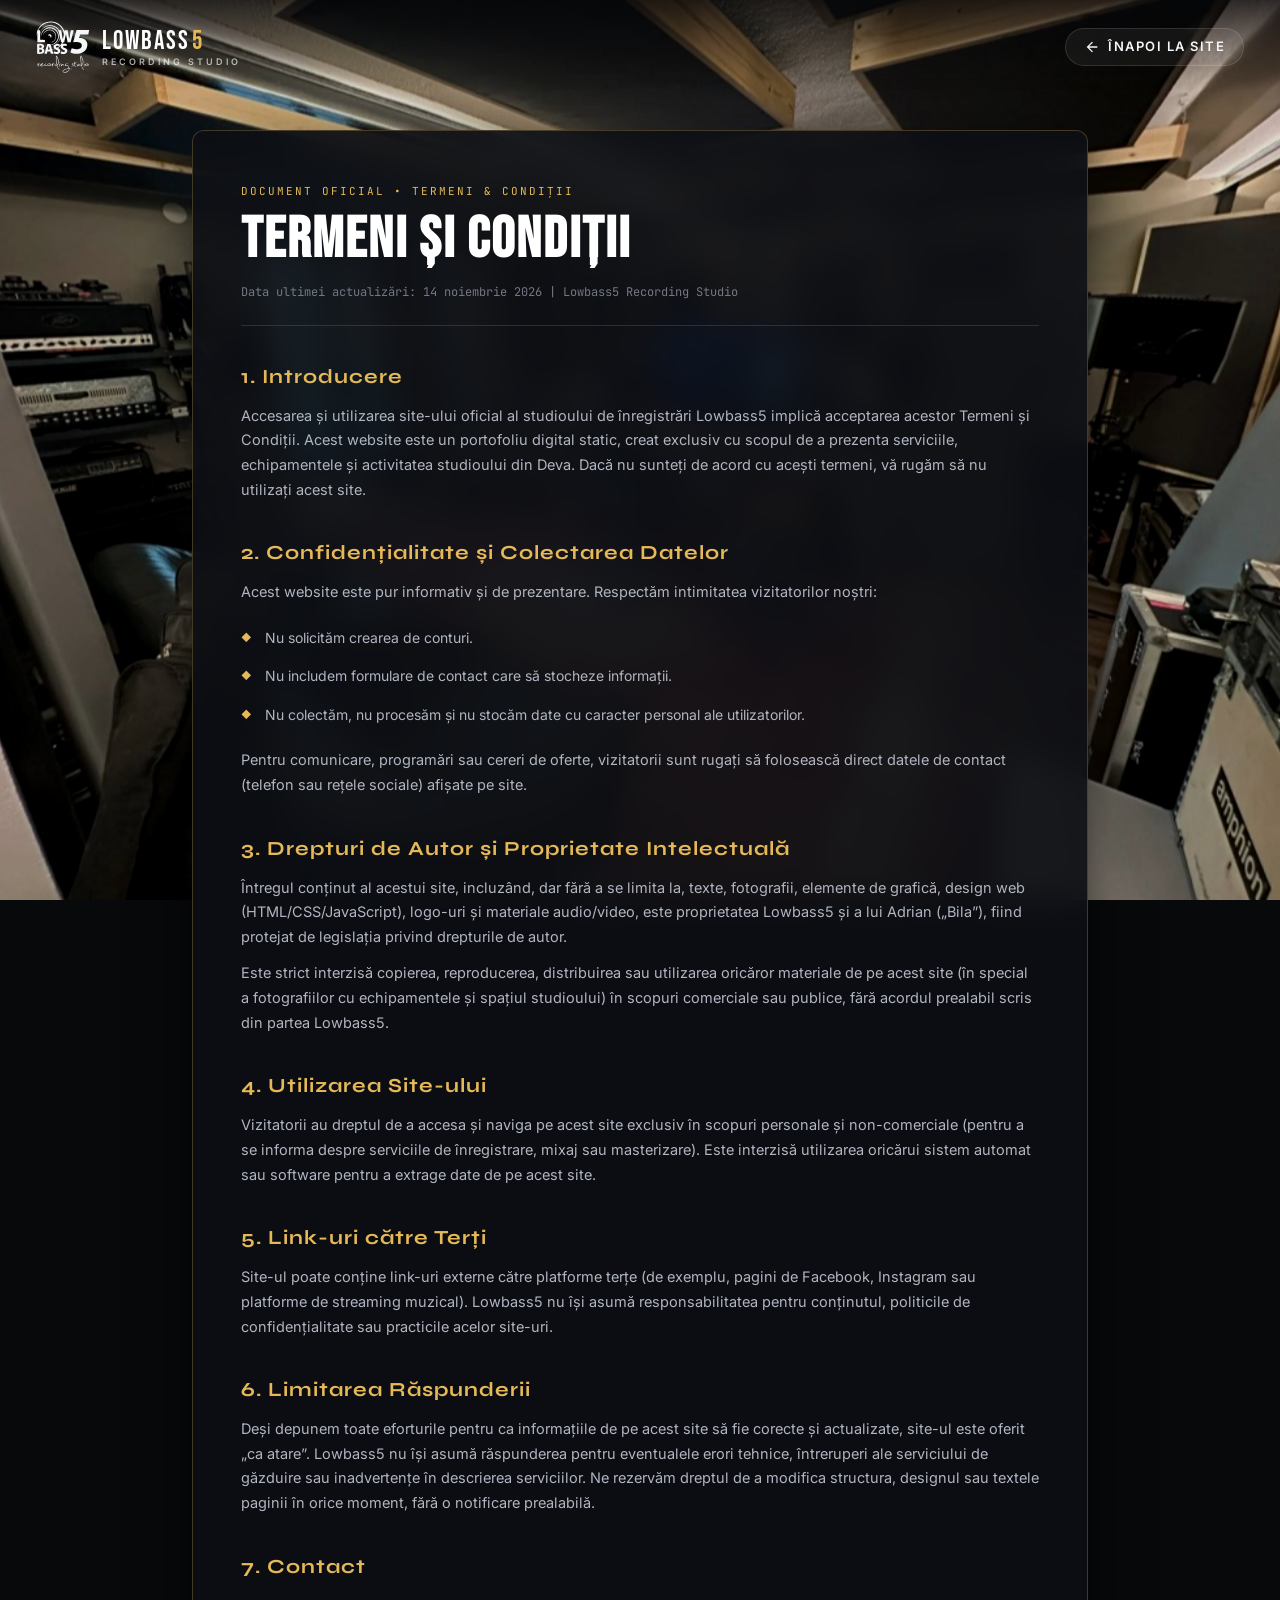
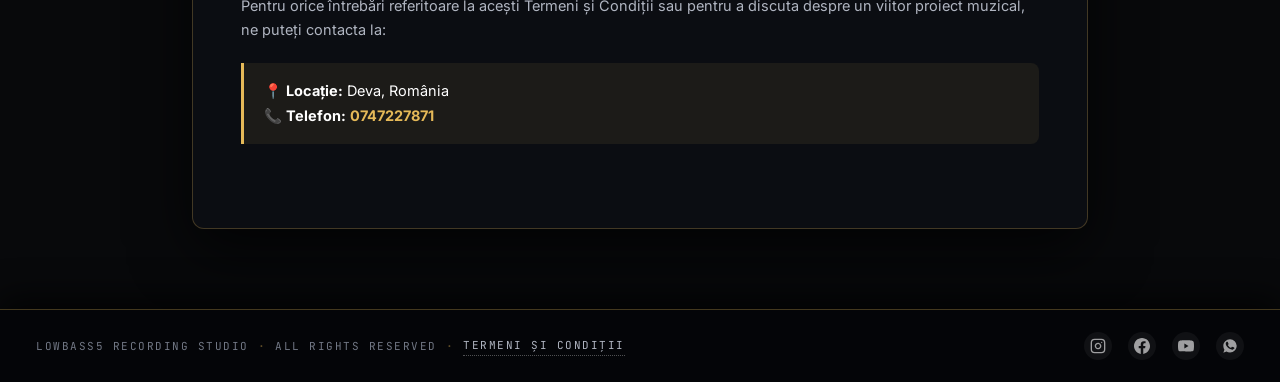
<file: termeni-si-conditii.html>
<!DOCTYPE html>
<html lang="ro">
<head>
  <meta charset="UTF-8">
  <meta name="viewport" content="width=device-width, initial-scale=1.0">
  <title>Termeni și Condiții | Lowbass5 Recording Studio</title>
  <meta name="description" content="Termenii și condițiile de utilizare a serviciilor oferite de Lowbass5 Recording Studio. Reguli de rezervare, drepturi de autor, producție muzicală și proceduri de studio.">
  <link rel="preconnect" href="https://fonts.googleapis.com">
  <link rel="preconnect" href="https://fonts.gstatic.com" crossorigin>
  <link href="https://fonts.googleapis.com/css2?family=Bebas+Neue&family=Inter:wght@300;400;500;600;700&family=JetBrains+Mono:wght@400;500&family=Syne:wght@600;700;800&display=swap" rel="stylesheet">
  <link rel="stylesheet" href="style.css?v=24">
  <style>
    .terms-page-wrapper {
      position: relative;
      z-index: 10;
      min-height: 100vh;
      display: flex;
      flex-direction: column;
    }

    .terms-main-container {
      max-width: 960px;
      margin: 40px auto 80px auto;
      padding: 0 32px;
      flex: 1;
    }

    .terms-card {
      background: rgba(13, 15, 20, 0.92);
      border: 1px solid rgba(229, 185, 88, 0.25);
      border-radius: 12px;
      padding: 48px;
      backdrop-filter: blur(16px);
      box-shadow: 0 20px 60px rgba(0, 0, 0, 0.7);
    }

    .terms-header {
      margin-bottom: 36px;
      border-bottom: 1px solid var(--border-subtle);
      padding-bottom: 24px;
    }

    .terms-badge {
      font-family: var(--font-mono);
      font-size: 11px;
      letter-spacing: 2px;
      color: var(--accent-gold);
      text-transform: uppercase;
      display: inline-block;
      margin-bottom: 8px;
    }

    .terms-title {
      font-family: var(--font-display);
      font-size: clamp(2.4rem, 4.5vw, 3.8rem);
      color: #ffffff;
      letter-spacing: 2px;
      line-height: 1.1;
      margin-bottom: 12px;
    }

    .terms-meta {
      font-family: var(--font-mono);
      font-size: 12px;
      color: var(--text-muted);
    }

    .terms-section {
      margin-bottom: 36px;
    }

    .terms-section h3 {
      font-family: var(--font-heading);
      font-size: 20px;
      color: var(--accent-gold);
      letter-spacing: 1px;
      margin-bottom: 12px;
      display: flex;
      align-items: center;
      gap: 10px;
    }

    .terms-section p {
      font-size: 14.5px;
      line-height: 1.7;
      color: var(--text-secondary);
      margin-bottom: 12px;
    }

    .terms-section ul {
      list-style: none;
      padding-left: 0;
      margin: 14px 0;
    }

    .terms-section ul li {
      font-size: 14px;
      line-height: 1.6;
      color: var(--text-secondary);
      padding: 8px 0 8px 24px;
      position: relative;
    }

    .terms-section ul li::before {
      content: '◆';
      position: absolute;
      left: 0;
      color: var(--accent-gold);
      font-size: 10px;
      top: 10px;
    }

    .terms-back-btn {
      display: inline-flex;
      align-items: center;
      gap: 8px;
      font-family: var(--font-body);
      font-size: 13px;
      font-weight: 600;
      letter-spacing: 1.5px;
      text-transform: uppercase;
      color: var(--text-primary);
      text-decoration: none;
      padding: 8px 18px;
      border-radius: 30px;
      background: rgba(255, 255, 255, 0.06);
      border: 1px solid var(--border-subtle);
      transition: var(--transition-smooth);
    }

    .terms-back-btn:hover {
      background: var(--accent-gold);
      color: #0b0c10;
      border-color: var(--accent-gold);
      box-shadow: 0 0 16px var(--accent-gold-glow);
      transform: translateX(-3px);
    }

    .terms-contact-highlight {
      background: rgba(229, 185, 88, 0.08);
      border-left: 3px solid var(--accent-gold);
      padding: 16px 20px;
      border-radius: 0 8px 8px 0;
      margin-top: 20px;
    }

    .terms-contact-highlight p {
      margin-bottom: 0;
      color: #ffffff;
    }

    .terms-contact-highlight a {
      color: var(--accent-gold);
      font-weight: 700;
      text-decoration: none;
    }

    .terms-contact-highlight a:hover {
      text-decoration: underline;
    }

    @media (max-width: 768px) {
      .terms-card {
        padding: 28px 20px;
      }
      .terms-main-container {
        padding: 0 16px;
      }
    }
  </style>
</head>
<body>
  <!-- Ambient Viewport Background -->
  <div class="studio-viewport">
    <div class="studio-bg"></div>
    <div class="vignette-overlay"></div>
    <div class="ambient-glow"></div>
  </div>

  <div class="terms-page-wrapper">
    <!-- Header -->
    <header class="studio-header">
      <!-- Home Button with Lowbass5 SVG Logo (Top-Left framed like template) -->
      <a href="index.html" id="home-button" class="studio-brand-box" title="Lowbass5 Home - Reset View">
        <div class="brand-frame">
          <div class="brand-logo-wrap">
            <svg class="brand-svg" version="1.1" xmlns="http://www.w3.org/2000/svg" viewBox="120 105 580 560" width="100%" height="100%">
  <defs>
    <mask id="lowbass5-mask">
      <rect x="0" y="0" width="800" height="800" fill="#000000" />
      <path d="M0 0 C3.400456670593826 2.9308697970356548 6.715854670776935 5.939655382594026 10 9 C10.37060546875 9.337734374999997 10.37060546875 9.337734374999997 12.24609375 11.046875 C27.34632452673179 25.366523437114665 38.21614091128441 44.31270393817849 45.625 63.5859375 C47 67 47 67 49 70 C49.13277343750002 69.2897265625 49.265546874999984 68.57945312499999 49.40234375 67.84765625 C49.578945312500025 66.9285546875 49.75554687499999 66.009453125 49.9375 65.0625 C50.02451171874998 64.60423828124999 50.02451171874998 64.60423828124999 50.46484375 62.28515625 C51 60 51 60 52 59 C54.29151417239996 58.91209024914065 56.585725242868534 58.89305961636791 58.87890625 58.90234375 C59.222237472534175 58.903051223754886 59.222237472534175 58.903051223754886 60.95970153808594 58.90663146972656 C63.16067801047478 58.91224520835797 65.3615540881703 58.92479993104769 67.5625 58.9375 C69.05143082631429 58.94251323510542 70.54036324130493 58.947076447467566 72.029296875 58.951171875 C75.68623074759665 58.9622190712289 79.34310558401239 58.97949287058589 83 59 C85.50870794441732 67.5072504839975 87.25999017246284 76.08117786299866 88.84765625 84.80078125 C89.10729116002705 86.20889759026335 89.3672621352739 87.61695200169976 89.62754821777344 89.02494812011719 C90.16910502802114 91.96003041478042 90.7074973497638 94.89566880200286 91.243408203125 97.831787109375 C91.92291431221145 101.55390180337645 92.60900661491297 105.2747635371258 93.29735660552979 108.99525165557861 C93.83408846551379 111.89916426702189 94.36792292730041 114.80360379603462 94.90087699890137 117.70821189880371 C95.15249112678697 119.07836136910703 95.40480035264812 120.44838341756531 95.65788459777832 121.81826210021973 C97.32482082475917 130.8559731836296 98.76787634573486 139.89332169081848 100 149 C100.32999999999998 149 100.66000000000003 149 101 149 C101.09498779296877 148.46242065429686 101.18997558593747 147.92484130859373 101.287841796875 147.3709716796875 C106.51070183080992 117.83934024151824 111.97644857725174 88.3791745142216 118 59 C127.89999999999998 59 137.79999999999995 59 148 59 C147.35722858082522 64.78494277257346 146.75544418540107 69.58710069668803 145.332763671875 75.084716796875 C145.1663543891907 75.73474135398865 144.9999451065064 76.3847659111023 144.82849311828613 77.05448818206787 C144.28083231114613 79.18762090993286 143.7244735566776 81.31837785153618 143.16796875 83.44921875 C142.77520410356578 84.97161495359933 142.38297912163375 86.49415047410321 141.9912567138672 88.01681518554688 C140.94611513470545 92.07290448536207 139.8933687116995 96.12698211771215 138.8388900756836 100.1806526184082 C137.7513378857127 104.36605160059537 136.670262690423 108.55312320098056 135.58837890625 112.739990234375 C133.6596123780185 120.20010656119496 131.72454662993573 127.65857186827759 129.7868537902832 135.1163740158081 C128.18546630856025 141.28147663632615 126.59168932518907 147.44851040851484 125.00074768066406 153.61631774902344 C123.88194260016093 157.95220466856404 122.75996124870733 162.2872631978696 121.63662719726563 166.62197875976563 C121.13017925758265 168.57729355033143 120.62462033952937 170.53283882967162 120.11996459960938 172.48861694335938 C119.43497793484892 175.14045495119797 118.74557759907765 177.79110118280676 118.0546875 180.44140625 C117.8576774597168 181.20750213623046 117.6606674194336 181.97359802246092 117.45768737792969 182.76290893554688 C116.11459661865655 187.88540338134345 116.11459661865655 187.88540338134345 115 189 C112.62431480382514 189.08839670450675 110.27791326036368 189.11530305249107 107.90234375 189.09765625 C107.54791450500488 189.09694877624509 107.54791450500488 189.09694877624509 105.75428771972656 189.09336853027344 C103.4819828760281 189.08775442588 101.20977524653938 189.07519962966012 98.9375 189.0625 C97.40039204426887 189.05748681255886 95.86328254986057 189.0529235920011 94.326171875 189.048828125 C90.55074358128053 189.03778042414257 86.77538829240729 189.02050641255175 83 189 C81.20451318425222 180.11585719498646 79.41335843974059 171.23085460720398 77.62750434875488 162.34477043151855 C76.79784562826171 158.21721948607387 75.96678010542036 154.0899629259756 75.13232421875 149.96337890625 C74.32485147234257 145.96995172996503 73.52130305530454 141.97575209826152 72.72030258178711 137.98102188110352 C72.41631337392539 136.46838227414514 72.11098646584685 134.95601077092704 71.80420303344727 133.4439353942871 C66.57399409087355 107.65014772816193 66.57399409087355 107.65014772816193 67 97 C66.33999999999997 97 65.68 97 65 97 C64.98146972656252 97.67885253906249 64.96293945312499 98.35770507812501 64.94384765625 99.05712890625 C64.36656565319186 110.4115556856429 61.80659707462149 121.30052363417428 59.375 132.375 C58.92204968212258 134.46553678617727 58.469661484566416 136.5561954407026 58.017822265625 138.64697265625 C56.69158447626205 144.7675364841101 55.34735387890606 150.88405611659368 54 157 C53.61987172879964 158.7317526827211 53.23982155161184 160.46352251000087 52.85986328125 162.1953125 C51.89413468490068 166.59042972596563 50.91860208167333 170.98329171991298 49.9375 175.375 C49.651166992187484 176.66196777343748 49.364833984375025 177.94893554687496 49.06982421875 179.27490234375 C48.808305664062516 180.42941894531248 48.546787109374975 181.583935546875 48.27734375 182.7734375 C48.1651550292969 183.27061279296873 48.1651550292969 183.27061279296873 47.597412109375 185.78662109375 C47 188 47 188 46 189 C44.767656250000016 189.02707031249997 43.535312499999975 189.054140625 42.265625 189.08203125 C39.64068701041771 189.3846835561137 38.38607585014449 189.62588116054008 36.470703125 191.48193359375 C35.09695488492639 193.4965921969557 33.906128141512625 195.54067652669772 32.75 197.6875 C31.93287922647818 199.10841096534887 31.115179144923957 200.52898896001182 30.296875 201.94921875 C30.105771484374998 202.29106201171874 30.105771484374998 202.29106201171874 29.138671875 204.02099609375 C27.553795962975414 206.77549955491452 25.798352990116825 209.3808391084308 24 212 C24.522070312499977 211.73445312499996 25.04414062500001 211.46890625000003 25.58203125 211.1953125 C40.41835990303895 204.07595339153647 56.76187461635561 204.53936413132976 72.1875 209.625 C73.46111031823125 210.07555916686988 74.73314105689508 210.5307929840352 76 211 C74.7658301326129 217.82423338437565 73.10840049929044 224.39367843555652 71 231 C70.66806640624998 230.89751953125 70.66806640624998 230.89751953125 68.98828125 230.37890625 C68.54677734375002 230.24419921875 68.54677734375002 230.24419921875 66.3125 229.5625 C65.4423828125 229.2956640625 64.572265625 229.02882812500002 63.67578125 228.75390625 C56.1462446953779 226.632445585705 47.33396817773166 225.31951066817908 39.875 228.3125 C37 230 37 230 35 233 C34.5625 235.8749999999999 34.5625 235.8749999999999 35 239 C39.88338744341263 245.40944601947905 47.04662787025137 247.66566441902023 54.375 250.3125 C64.56948716171041 254.17530104505136 74.1664423466666 260.3642414881719 78.875 270.5625 C81.24329907691282 277.8517558415161 81.30455356272284 286.74444006167636 78.4375 293.875 C73.43343390554952 303.33691370676024 66.38782686473797 308.8205105973417 56.34375 312.3359375 C41.76971210499306 316.4652482369186 23.992171174222392 316.13401198538855 10.1875 309.3125 C9.465624999999989 308.879375 8.743749999999977 308.44625 8 308 C9.098904828705201 301.0833637252083 10.565691849621999 294.5726320060206 13 288 C14.004179687500027 288.3493359375 15.008359374999998 288.698671875 16.04296875 289.05859375 C27.0810086029918 292.7799977958157 38.62719166420038 296.3423450009417 50 292 C52.95389603637403 289.87925412773143 53.81168588337965 288.57749662430234 54.9375 285.125 C55.0202104373335 280.98947813332364 54.48977539157772 279.34341266869006 52 276 C46.9281393718955 272.6254551068453 41.192121199384246 270.69058062436284 35.5 268.625 C25.26057997283897 264.7581131426839 16.67318224095993 258.5699150684042 10.859375 249.15234375 C7.940282213151079 241.8413431793012 8.560770434327537 233.3176886970174 11 226 C10.573320312500016 226.461484375 10.146640624999975 226.92296875 9.70703125 227.3984375 C1.0018376483482712 236.48055701017688 -9.01640941687981 243.9007600825111 -20 250 C-17.185327670780225 252.20644428566425 -14.318269227454266 253.96680951121022 -11.1875 255.6875 C-4.504122578880924 259.6797829727924 1.163192951099063 265.0026645387953 3.5625 272.60546875 C5.191023725064838 281.5187280666494 5.037429805692 290.2799152681998 0 298 C-6.72612441617963 307.58385603341657 -15.681449977963211 311.8426784553298 -27 314 C-40.76025302064426 316.19758340624537 -55.619289062917005 314.64890031806306 -68 308 C-67.5477137532647 305.60288289230283 -67.08839919801329 303.2074718166553 -66.625 300.8125 C-66.49867187500001 300.13896484375 -66.37234375000003 299.4654296875 -66.2421875 298.771484375 C-65.50353222739437 294.9858761028961 -64.57376776940424 291.52387130975296 -63 288 C-61.99582031249997 288.3493359375 -60.991640625 288.698671875 -59.95703125 289.05859375 C-48.81135351703443 292.81858141895225 -37.540403711021895 296.2161810023168 -25.97265625 292.078125 C-24 291 -24 291 -21.8125 288.1875 C-20.887481052257158 284.5585795127011 -20.839607663218885 282.5585364994621 -22 279 C-24.710263813595702 275.8461279837306 -27.257439714424663 274.18203228649674 -31.0625 272.5625 C-34.034158362841595 271.2940128530955 -36.9459592398498 270.0281462292449 -39.8125 268.53515625 C-40.72000000000003 268.0698046875 -41.6275 267.604453125 -42.5625 267.125 C-42.96533203125 266.9097265625 -42.96533203125 266.9097265625 -45.00390625 265.8203125 C-52.488111151978046 263.7711820835523 -60.951937906779904 266.4734481298175 -68.375 268.0625 C-70.11121612309512 268.43198929276474 -71.84817453355811 268.79801175394 -73.5859375 269.16015625 C-74.3392333984375 269.32136962890627 -75.092529296875 269.4825830078125 -75.86865234375 269.648681640625 C-77.99999999999989 270 -77.99999999999989 270 -82 270 C-80.6135525091197 274.5901724367492 -79.22598417778863 279.18000402552343 -77.83740234375 283.76953125 C-77.36574417871952 285.3290096517182 -76.89438574031698 286.88857873874167 -76.42333984375 288.4482421875 C-75.7439638008712 290.697508325234 -75.0634899198144 292.9464398940421 -74.3828125 295.1953125 C-74.17439727783204 295.88617950439453 -73.96598205566409 296.57704650878907 -73.75125122070313 297.2888488769531 C-72.84006568816756 300.295967544333 -71.9020343820697 303.2760773533769 -70.85107421875 306.23779296875 C-70 309 -70 309 -70 313 C-78.58000000000004 313 -87.15999999999997 313 -96 313 C-98.63999999999999 304.42 -101.27999999999997 295.84 -104 287 C-113.57 287 -123.13999999999999 287 -133 287 C-136.43749999999596 299.4374999999853 -136.43749999999596 299.4374999999853 -137.517333984375 303.364990234375 C-137.65820434570313 303.8713098144531 -137.65820434570313 303.8713098144531 -138.37109375 306.43359375 C-138.65911865234375 307.47572021484376 -138.9471435546875 308.5178466796875 -139.243896484375 309.591552734375 C-140 312.00000000000006 -140 312.00000000000006 -141 313 C-142.78071246169816 313.08726222939083 -144.56483140124055 313.10699041151184 -146.34765625 313.09765625 C-147.42724609375 313.09443359375 -148.5068359375 313.0912109375 -149.619140625 313.087890625 C-150.187294921875 313.08370117187496 -150.187294921875 313.08370117187496 -153.0625 313.0625 C-154.20267578124998 313.05798828125 -155.34285156250002 313.0534765625 -156.517578125 313.048828125 C-159.34510351330636 313.0369974748397 -162.17252639970772 313.0205140957717 -165 313 C-164.34766280299 306.9280058030902 -162.72302721933596 301.3737325630577 -160.89453125 295.55859375 C-160.57836349487303 294.53772171020506 -160.2621957397461 293.5168496704102 -159.9364471435547 292.4650421142578 C-158.8998396643853 289.12104596852777 -157.85609810273883 285.7793203542818 -156.8125 282.4375 C-155.72799581329582 278.944043049684 -154.64543231019059 275.4499884169061 -153.56295776367188 271.9559020996094 C-152.8219595399401 269.56446063443235 -152.0803560234162 267.1732066427544 -151.33816528320313 264.7821350097656 C-147.51263615202237 252.45209705397292 -143.75148562984486 240.1027297089343 -140 227.75 C-139.38912180822956 225.74013991505706 -138.77820179641566 223.73029254036516 -138.167236328125 221.720458984375 C-136.7771265460447 217.14728466766292 -135.38858130305192 212.5736396669273 -134 208 C-123.44 208 -112.88 208 -102 208 C-101.00999999999999 211.3 -100.01999999999998 214.60000000000002 -99 218 C-71.70878551960357 210.61795018153214 -48.70640411682308 198.88429977025947 -33.58984375 173.80859375 C-28.494115142434794 164.80655721722508 -24.60889634196809 156.03421669987722 -22 146 C-21.886562499999968 145.57718749999998 -21.886562499999968 145.57718749999998 -21.3125 143.4375 C-16.14180455980619 120.45663137691645 -21.54371596985942 95.69558321942225 -34 76 C-48.58392458207902 55.624953598425975 -68.60571209917777 42.933605353014 -93.24609375 38.60546875 C-117.51109457858104 35.26624845248887 -141.88137472262127 41.897643296077916 -161.74609375 55.94140625 C-164.25328985193 57.87754052528135 -166.63668012657354 59.89101090765422 -169 62 C-169.81984375000002 62.7257421875 -170.63968749999998 63.45148437500001 -171.484375 64.19921875 C-188.50686206542917 80.19084091550411 -197.73928758356288 101.94073335234134 -200 125 C-200.32999999999998 125 -200.66 125 -201 125 C-202.22938696316396 101.23185204549665 -193.6749945939693 79.22301766573091 -178.027099609375 61.3046875 C-160.4102655688352 41.770646202741176 -136.22458644653494 30.21146061616787 -109.9296875 28.83984375 C-84.20274500632394 28.165903342990248 -59.72201830281608 37.39326164853867 -40.83203125 54.890625 C-26.95083749984252 68.13579367397779 -17.639434771231095 84.36900668184575 -13 103 C-12.775703125000007 103.82886718750001 -12.551406250000014 104.65773437499999 -12.3203125 105.51171875 C-6.80446764029864 129.57742543239567 -12.727272310458488 155.15558773896657 -25.4375 175.875 C-28.957149517979815 181.12262224513273 -32.65773049980248 186.39819255266423 -37 191 C-37.65999999999997 191 -38.31999999999999 191 -39 191 C-39.26611083984375 191.60360351562497 -39.532221679687495 192.20720703125 -39.806396484375 192.8291015625 C-46.32057259061179 204.67693423516465 -65.95103335363734 212.7019771253647 -78.34765625 216.33984375 C-84.85440076514226 218.09393881054837 -91.32219268706694 219.19084402030325 -98 220 C-97.82460693359371 220.55932220458988 -97.64921386718754 221.1186444091797 -97.468505859375 221.69491577148438 C-95.64844930813143 227.50095218076194 -93.83234217199458 233.30821311300093 -92.0185546875 239.1162109375 C-91.34053772962272 241.28547516418894 -90.66150419094026 243.45442191843972 -89.9814453125 245.623046875 C-89.00580583455371 248.73485325655452 -88.03379230235078 251.84777191112943 -87.0625 254.9609375 C-86.75626708984373 255.93493499755857 -86.45003417968746 256.9089324951172 -86.134521484375 257.9124450683594 C-85.85423095703129 258.81322784423827 -85.57394042968747 259.71401062011716 -85.28515625 260.64208984375 C-85.03644775390626 261.43706878662107 -84.78773925781252 262.2320477294922 -84.531494140625 263.0511169433594 C-84 265.00000000000006 -84 265.00000000000006 -84 267 C-76.19235468744773 265.53216268124015 -68.5091913479722 264.05661957968465 -60.953125 261.55078125 C-59 261 -59 261 -56 261 C-56.55429687499998 260.32453125 -57.10859375000001 259.6490625 -57.6796875 258.953125 C-58.041914062499984 258.507109375 -58.041914062499984 258.507109375 -59.875 256.25 C-60.23464843750003 255.809140625 -60.23464843750003 255.809140625 -62.0546875 253.578125 C-66.6610330177881 247.47332973546156 -67.10380642947746 241.56921881606632 -67 234 C-66.3106439952387 230.52228733495411 -65.31439991052991 227.28971277042234 -64 224 C-66.63999999999999 224.32999999999998 -69.27999999999997 224.66000000000003 -72 225 C-70 223 -70 223 -66.5 221.875 C-62.79267183145794 220.56614041361507 -60.33927835105635 218.7555629278953 -57.375 216.1875 C-53.46693841072681 212.8788343600018 -49.90839909219568 210.99971287193318 -45.125 209.1875 C-26.5332257341135 201.67424777770782 -13.841451478103409 181.67093430324292 -6 164 C-3.988932153115911 159.09853574971328 -2.3282134552275693 154.13149134107994 -1 149 C-0.78045654296875 148.2002172851562 -0.5609130859375 147.40043457031254 -0.334716796875 146.576416015625 C1.5177485902759713 138.68750562898327 0.29222794642828376 132.44683151680442 -1.6875 124.6875 C-2.0049517923497433 123.38198079862627 -2.3203954792678587 122.0759719887231 -2.634033203125 120.76953125 C-3.338246843808406 117.84814346449798 -4.054964444577877 114.93012880195306 -4.77734375 112.01318359375 C-6.169926131097327 106.35154419760508 -7.472671283107843 100.66980376182445 -8.78125 94.98828125 C-9.507454081066953 91.86083402098748 -10.235550636425273 88.7338358200139 -10.964752197265625 85.60708618164063 C-11.444327978863498 83.54539429075567 -11.921060964428875 81.4830389432251 -12.394866943359375 79.42001342773438 C-13.06869597866148 76.4960677480752 -13.757176245415963 73.57593106392522 -14.44921875 70.65625 C-14.647009277343727 69.78450637817383 -14.844799804687511 68.91276275634766 -15.048583984375 68.01460266113281 C-16.640379955111314 61.395657613872174 -19.01507218139369 55.79705736193279 -23.7265625 50.7265625 C-24.20093750000001 50.21222656250001 -24.675312500000018 49.697890625000014 -25.1640625 49.16796875 C-25.405117187499968 48.91337890624999 -25.405117187499968 48.91337890624999 -26.625 47.625 C-27.114843749999977 47.0926171875 -27.60468750000001 46.56023437499999 -28.109375 46.01171875 C-31.710825892857088 42.144587053571456 -31.710825892857088 42.144587053571456 -34 41 C-34 40.34 -34 39.68000000000001 -34 39 C-34.57234374999996 38.734453125000016 -35.14468750000003 38.46890625 -35.734375 38.1953125 C-38.10910264533402 36.942438949185856 -40.10466888792746 35.48774891292163 -42.25 33.875 C-66.11842799879037 17.026697883206793 -95.2483308934709 10.523221323272935 -124.05322265625 14.875244140625 C-151.9296464586132 19.770040587276526 -178.16733657601677 35.33284715365443 -194.6875 58.49609375 C-197.2738159590449 62.31748516914814 -199.59678906137987 66.2663787888093 -201.8125 70.3125 C-202.16159423828125 70.938662109375 -202.5106884765625 71.56482421875 -202.870361328125 72.2099609375 C-209.48847767598463 84.91295803713425 -211.75329898043535 97.3066268937987 -211.48828125 111.4375 C-211.47891967534818 112.93919680789452 -211.47181946842738 114.44090921226541 -211.4668426513672 115.942626953125 C-211.44803474246794 119.8358206366845 -211.3991730338976 123.7280347784108 -211.34332275390625 127.620849609375 C-211.28240079746882 132.32330082112054 -211.26008857944797 137.02608535239517 -211.2310562133789 141.72882080078125 C-211.18308099733653 148.81988859540166 -211.0870914487524 155.90882070602652 -211 163 C-194.17000000000002 163.33000000000004 -177.34 163.65999999999997 -160 164 C-160 172.25 -160 180.5 -160 189 C-186.73000000000002 189 -213.46 189 -241 189 C-241.33 154.68 -241.66 120.36000000000001 -242 85 C-246.60135135135135 103.40540540540539 -246.60135135135135 103.40540540540539 -247.25 111.5 C-247.32734375 112.33402343750004 -247.4046875 113.16804687499996 -247.484375 114.02734375 C-247.66735390526767 116.01723934478582 -247.83548420064292 118.00849295515104 -248 120 C-248.32999999999998 120 -248.66 120 -249 120 C-249.6890797214371 104.83388539249373 -248.32046000188998 91.3080203954706 -244.6328125 76.59716796875 C-243.7013734231494 72.77438675750895 -242.93449168691564 68.92485600987965 -242.1875 65.0625 C-241.9541796875 63.877851562499984 -241.720859375 62.693203125 -241.48046875 61.47265625 C-241.3219140625 60.6566796875 -241.163359375 59.840703125000005 -241 59 C-240.505 58.83500000000001 -240.505 58.83500000000001 -238 58 C-236.67632183011003 55.61917614239246 -235.5091820355795 53.281448369034536 -234.375 50.8125 C-227.3058088247502 36.08942286537922 -218.04188982822188 23.49656131432667 -207.125 11.375 C-206.6482080078125 10.84116699218751 -206.171416015625 10.307333984374992 -205.68017578125 9.75732421875 C-204.49571609153656 8.464838402937005 -203.25223431760264 7.226936654620772 -202 6 C-201.34 6 -200.68 6 -200 6 C-200 5.340000000000003 -200 4.680000000000007 -200 4 C-198.677490234375 2.722412109375 -198.677490234375 2.722412109375 -196.80859375 1.27734375 C-196.119267578125 0.7433496093750023 -195.42994140625 0.20935546875000455 -194.7197265625 -0.3408203125 C-193.966591796875 -0.908974609375008 -193.21345703125002 -1.477128906250016 -192.4375 -2.0625 C-191.662451171875 -2.6474121093750114 -190.88740234375 -3.2323242187499943 -190.0888671875 -3.8349609375 C-133.52499889680576 -45.928464884109815 -54.676289354147116 -45.499173649829146 0 0 Z " fill="#FFFFFF" transform="translate(376,145)"/>
    <path d="M0 0 C44.549999999999955 0 89.10000000000002 0 135 0 C132.09543688573262 15.68464081704397 129.1283102126108 31.35844893694619 126 47 C96.96000000000004 47.329999999999984 67.91999999999996 47.66 38 48 C36.070154024863996 53.146255933696125 34.29697540605207 58.10292327240461 32.73828125 63.34375 C32.54276168823242 63.998311767578116 32.347242126464835 64.65287353515623 32.14579772949219 65.3272705078125 C31.532070327280508 67.3840750237905 30.92221431350913 69.44200273727932 30.3125 71.5 C29.89283569579925 72.90893091236484 29.4729159295739 74.31778575926592 29.052734375 75.7265625 C28.032208475674793 79.15016940182522 27.015147075620007 82.57479381195628 26 86 C26.99000000000001 85.67000000000002 27.980000000000018 85.34000000000003 29 85 C50.913985953677184 83.18128824057919 74.24022811462532 89.68917335924846 91.69140625 103.0625 C101.41266071099881 111.37380152390739 107.83776317734794 120.93897284345132 112 133 C112.31968749999999 133.85207031250002 112.63937499999997 134.70414062500004 112.96875 135.58203125 C119.53444824464657 156.3430122735815 114.75556485018035 180.84436352538603 105.58984375 199.9375 C102.3423990324294 206.1725938577356 98.46022780354599 211.58478424824943 94 217 C93.23687500000005 218.010625 92.47375 219.02125 91.6875 220.0625 C91.13062500000001 220.70187499999997 90.57375000000002 221.34125 90 222 C89.34000000000003 222 88.68000000000006 222 88 222 C87.66999999999996 222.99 87.34000000000003 223.98000000000002 87 225 C61.408846182134766 248.96422479508004 24.852212820632303 256.0647406486602 -9.05859375 255.13623046875 C-26.693633538885365 254.31946816777076 -48.988611605749384 252.38734464780737 -64 242 C-64.66000000000003 241.01 -65.32 240.01999999999998 -66 239 C-65.37255859375 235.896484375 -65.37255859375 235.896484375 -64.1484375 232.09375 C-63.93313385009765 231.4138098144531 -63.717830200195294 230.7338696289063 -63.496002197265625 230.0333251953125 C-62.80141643294638 227.8513483787192 -62.088270121552966 225.67593140390022 -61.375 223.5 C-60.91679506074274 222.0654785293924 -60.45975110446767 220.6305856742248 -60.00390625 219.1953125 C-57.512350276506425 211.39752826157633 -54.8793426078343 203.66458459309627 -52 196 C-48.05173721151061 196.73670937546137 -44.60275089141726 197.86374963861465 -40.875 199.375 C-18.953473932830434 207.88369076656363 6.0928852752215334 210.56597758956468 28.375 201.6875 C41.051439178914734 195.90828213824238 49.997503120921465 189.67360570373012 55.12109375 176.28125 C57.466245922092526 167.52601522418797 57.18151320081813 157.17479108069904 53 149 C45.4095999451381 137.58892877658343 34.32268580884386 133.3751565012705 21.36328125 130.54296875 C12.150563486199644 129.0556658822088 3.072734011259854 128.84583607712852 -6.25 128.875 C-7.470742187500036 128.87113281250004 -8.691484374999959 128.86726562499996 -9.94921875 128.86328125 C-18.348292985528133 128.87216915924398 -26.632000942565014 129.29490372625452 -35 130 C-36.493007082308054 127.01398583538389 -35.409819910161104 125.2040008759779 -34.515625 122.0205078125 C-34.16304122924805 120.75163726806642 -33.8104574584961 119.48276672363284 -33.44718933105469 118.17544555664063 C-33.04824658831819 116.76797124783297 -32.649179603473385 115.3605321500836 -32.25 113.953125 C-31.840082283328456 112.48784000532498 -31.430819399207508 111.02237168069792 -31.022171020507813 109.55673217773438 C-29.918497857005832 105.60501944134802 -28.806133011085308 101.65580118710017 -27.69217300415039 97.70697784423828 C-26.541268820718187 93.62166093274595 -25.398173761069756 89.53416188527905 -24.254638671875 85.44677734375 C-22.863893743759945 80.47760996432515 -21.47237183630341 75.50866586436507 -20.077194213867188 70.54074096679688 C-17.151887222783444 60.12397106228815 -14.24636140189682 49.70197147237488 -11.36328125 39.2734375 C-11.013290710449269 38.00830322265625 -10.663300170898424 36.743168945312505 -10.302703857421875 35.439697265625 C-8.982807304674338 30.667790719696512 -7.663255434579241 25.895790749150763 -6.345947265625 21.1231689453125 C-5.457792104555892 17.9071038430657 -4.567096675232278 14.691752924759697 -3.67578125 11.4765625 C-3.416302032470753 10.534207458496098 -3.1568228149413926 9.591852416992197 -2.8894805908203125 8.620941162109375 C-2.653073577880832 7.769726867675786 -2.4166665649413517 6.918512573242197 -2.173095703125 6.04150390625 C-1.9691670227050508 5.303807678222654 -1.7652383422851017 4.566111450195308 -1.5551300048828125 3.806060791015625 C-1 1.9999999999999716 -1 1.9999999999999716 0 0 Z " fill="#FFFFFF" transform="translate(556,203)"/>
    <path d="M0 0 C0.7427920532226153 0.0002114868164113659 1.4855841064453443 0.00042297363280852096 2.250885009765625 0.000640869140625 C14.340029140150591 0.03487670485419869 25.72208852310871 1.019610744286112 37.375 4.375 C38.627968750000036 4.714023437500003 39.88093749999996 5.053046875000007 41.171875 5.40234375 C57.97111670921214 10.467351175202367 73.61739220873471 18.53999282760452 87.375 29.375 C88.30828125 30.076250000000016 89.24156249999999 30.777500000000003 90.203125 31.5 C94.8781682852441 35.0832667096482 98.9186994212539 38.79941445270282 102.67578125 43.3359375 C103.82020320467836 44.709243845614 105.006968782792 46.04821306124788 106.23046875 47.3515625 C125.1405105047017 67.50717586728683 139.95579443004425 98.67115381045153 139.662353515625 126.6328125 C139.0239698320599 134.94644470194237 137.1209753786012 143.09662753313256 135.4375 151.25 C135.05946602285843 153.11957343993487 134.6825049627514 154.98936416185222 134.306640625 156.859375 C133.7776443745372 159.49104955460837 133.2472353886999 162.12232129265635 132.70802307128906 164.75192260742188 C131.84839314612987 168.9491921888444 131.04503082346793 173.14210686126603 130.375 177.375 C128.518553385242 174.59033007786297 128.04927257983883 173.53233395283917 127.54052734375 170.40234375 C127.40605194091796 169.59887512207035 127.27157653808592 168.7954064941406 127.13302612304688 167.96759033203125 C126.99373687744139 167.09141052246093 126.85444763183591 166.21523071289062 126.7109375 165.3125 C126.5577102661133 164.3891082763672 126.40448303222655 163.46571655273436 126.24661254882813 162.51434326171875 C125.91509153321562 160.51424474303008 125.58667122792446 158.5136303663836 125.260986328125 156.5125732421875 C124.39552662556747 151.1984521875205 123.50702752049534 145.88821024810193 122.6171875 140.578125 C122.43496643066408 139.48888732910154 122.25274536132815 138.3996496582031 122.06500244140625 137.27740478515625 C119.82913923079309 124.00036250496493 117.33054616360027 110.77308068241138 114.81396484375 97.546875 C114.64976043701171 96.67911437988283 114.48555603027341 95.81135375976561 114.31637573242188 94.91729736328125 C114.01029301869983 93.30120751366212 113.70179323089565 91.68557280817976 113.39041137695313 90.07049560546875 C112.83177504594806 87.12182844010829 112.375 84.3839809745196 112.375 81.375 C111.72015625 81.43260498046874 111.0653125 81.4902099609375 110.390625 81.549560546875 C91.67227699335729 82.9854931402518 91.67227699335729 82.9854931402518 86.3828125 79.27734375 C84.43481617230236 76.40384709233808 82.92010500943144 73.48097639651013 81.375 70.375 C63.22477364692105 47.48404288305716 36.27231775058078 32.92642822859477 7.375 29.375 C3.12010134973724 29.097075049282978 -1.1118662989928794 29.04017491889948 -5.375 29.0625 C-5.944080810546893 29.06531982421876 -5.944080810546893 29.06531982421876 -8.823974609375 29.07958984375 C-39.458505507196264 29.519059713884218 -66.23924971892288 42.704106381841854 -87.625 64.375 C-94.70659389962859 71.97040039707798 -99.78215425660437 80.27214552827826 -104.625 89.375 C-105.12128906250001 90.28636718749999 -105.617578125 91.19773437499998 -106.12890625 92.13671875 C-109.05732290235031 97.70508116058852 -111.03325785413091 103.29273326375221 -112.625 109.375 C-113.285 109.375 -113.945 109.375 -114.625 109.375 C-114.625 100.13499999999999 -114.625 90.89499999999998 -114.625 81.375 C-120.89500000000001 81.375 -127.16499999999999 81.375 -133.625 81.375 C-131.92079080808477 76.2623724242543 -130.51934434113397 73.39626760453098 -127.5 69.125 C-127.10401611328126 68.56361328125001 -126.7080322265625 68.0022265625 -126.300048828125 67.423828125 C-122.61011531663098 62.24425206664313 -118.66310368685797 57.286440886799426 -114.625 52.375 C-113.93019531249999 51.4571875 -113.23539062500001 50.53937500000001 -112.51953125 49.59375 C-111.89433593749999 48.86156249999999 -111.269140625 48.12937500000001 -110.625 47.375 C-109.965 47.375 -109.305 47.375 -108.625 47.375 C-108.38136718749999 46.79878906249999 -108.13773437500001 46.222578124999984 -107.88671875 45.62890625 C-96.10603511036032 24.584155599621994 -61.25069714533251 10.862204055530583 -39.5625 4.625 C-38.879296874999994 4.4260815429687455 -38.19609374999999 4.227163085937505 -37.4921875 4.022216796875 C-25.18392042739191 0.6705146302570739 -12.685895449316831 -0.03356667795883084 0 0 Z " fill="#000000" transform="translate(278.625,122.625)"/>
    <path d="M0 0 C4.805085298003291 4.980881101588807 6.979832209893118 10.956744273497975 7.35546875 17.83203125 C6.970317417094265 24.601357707131058 4.20918827184164 29.792864129322368 -0.8125 34.3046875 C-6.181078015222511 38.47265625 -6.181078015222511 38.47265625 -8.7734375 38.47265625 C-8.7734375 39.13265624999997 -8.7734375 39.79265624999999 -8.7734375 40.47265625 C-8.042539062499998 40.57449218750003 -7.3116406249999955 40.676328125 -6.55859375 40.78125 C-1.1406895219892021 42.12622762743047 3.5661513847351785 45.99787456049086 6.66015625 50.609375 C10.490932614008443 58.20076698874931 11.691292844361982 65.96284158675235 9.47265625 74.30859375 C5.879219680572817 83.69380455485685 0.23064346790494028 89.25977507206198 -8.90234375 93.44921875 C-19.97610167199329 97.48716362763292 -31.813694381005007 97.7762011473576 -43.4609375 97.66015625 C-44.081298828125 97.65983398437498 -44.081298828125 97.65983398437498 -47.220703125 97.658203125 C-54.20219803221474 97.62494031178403 -60.770915333829436 97.17290846661706 -67.7734375 96.47265625 C-67.7734375 62.15265625000001 -67.7734375 27.832656250000014 -67.7734375 -7.52734375 C-48.09001468977823 -12.448199452555457 -16.2253304120876 -13.973797777811114 0 0 Z " fill="#FFFFFF" transform="translate(199.7734375,361.52734375)"/>
    <path d="M0 0 C2.1875 0 2.1875 0 5 1 C9.821035754572677 7.566583182952456 12.70099824100032 14.994865095083014 15.711669921875 22.50634765625 C16.554028498445746 24.603905110333358 17.411802016989782 26.694648964303326 18.271484375 28.78515625 C26.059625376850022 47.91719149181165 32.142755122038466 67.37221943466739 23.96484375 87.5546875 C21.751992152752337 91.89037639223443 19.075637136950377 94.96049518909092 15.625 98.375 C13.4477687043385 100.77077913405174 12.15032177033197 102.26365820313936 11.5 105.44921875 C12.16399931695571 119.33095447010601 19.58636753303267 133.97837920313668 29.51171875 143.37890625 C31.08737446263217 144.76162452843232 32.68550869871888 146.11947581770914 34.3125 147.44140625 C34.590937499999995 147.69857421874997 34.590937499999995 147.69857421874997 36 149 C36 149.65999999999997 36 150.31999999999994 36 151 C28.856028595472026 150.08507032889383 24.511430231294753 144.98670089259554 20.0390625 139.66796875 C13.397309297058428 130.6914507748454 8 119.33712591233234 8 108 C7.691269531249986 108.15017578125003 7.691269531249986 108.15017578125003 6.12890625 108.91015625 C0.1999194720227706 111.57233448364275 -4.656848098042701 113.12270831364708 -11 111 C-14.0625 108.9375 -14.0625 108.9375 -16 106 C-16.674888110754523 101.275783224718 -16.521287509558988 99.10773595781279 -14.5 94.8125 C-9.317261662012243 88.98191936976377 -4.678783548000979 87.00362019316003 3 86 C2.889301757812518 85.1417260742187 2.7786035156250364 84.2834521484375 2.66455078125 83.399169921875 C-6.372370303640537 12.744740607281017 -6.372370303640537 12.744740607281017 0 0 Z " fill="#FFFFFF" transform="translate(601,478)"/>
    <path d="M0 0 C3.249678117411861 0.27080650978433596 4.664100903490464 0.6482800265911237 6.948974609375 3.040771484375 C9.410314485750519 6.592003556931559 10.969079440679025 10.162804823528177 12.56640625 14.16015625 C12.886572113037118 14.94587509155275 13.206737976074237 15.731593933105444 13.536605834960938 16.541122436523438 C14.210439888537564 18.201110248449538 14.880043413140356 19.862820903860495 15.545654296875 21.526123046875 C16.55144444385371 24.034923487922242 17.574428260112143 26.536180415154547 18.599609375 29.037109375 C26.096621904731478 47.50752674093508 31.28887422529533 65.35317864202841 25 85 C22.531906364462145 90.79628050770259 19.86727901885672 95.44822814552992 15.0625 99.5625 C12.991840165230485 101.49572665989547 12.095521130407803 102.40818430073409 11.640625 105.2265625 C12.68529299318135 120.18430876600553 20.32284974788007 134.76406077764887 31.07421875 144.96875 C32.682824038341494 146.35221580579469 34.33649409097785 147.68305782202413 36 149 C35.670000000000016 149.65999999999997 35.34000000000003 150.31999999999994 35 151 C26.165919683633035 148.51541491102182 20.532014461218864 140.7041398141564 15.828125 133.32421875 C11.494555647155153 125.44415994813892 8.54012187372507 117.0020312287512 8 108 C7.691269531249986 108.15017578125003 7.691269531249986 108.15017578125003 6.12890625 108.91015625 C0.2071053986410334 111.56910792602878 -4.664235913297773 113.13270798981512 -11 111 C-14.0625 108.875 -14.0625 108.875 -16 106 C-16.795845403414035 101.22492757951568 -16.015465024951254 97.75262003914622 -13.39453125 93.640625 C-8.840175393612185 88.28255928660258 -3.772002595655408 86.88953645266952 3 86 C2.889301757812518 85.12190673828127 2.7786035156249795 84.24381347656254 2.66455078125 83.339111328125 C0.6940675742920916 67.56191774234196 -1.1745769718939414 51.80465190312577 -2.25 35.9375 C-2.3297607421874886 34.76356689453121 -2.4095214843749773 33.58963378906253 -2.49169921875 32.380126953125 C-3.53535630121695 15.829846683473193 -3.53535630121695 15.829846683473193 -2.0625 7.5625 C-1.8884765624999886 6.553164062500002 -1.7144531249999773 5.5438281250000045 -1.53515625 4.50390625 C-1 2 -1 2 0 0 Z " fill="#FFFFFF" transform="translate(337,478)"/>
    <path d="M0 0 C2.2530469142565153 3.379570371384773 3.031172232155484 6.554982313277719 3.9453125 10.44140625 C4.120050964355471 11.164887542724614 4.294789428710942 11.888368835449228 4.474822998046875 12.633773803710938 C4.8423230409134135 14.160363916788242 5.206932855503965 15.687652308636643 5.56884765625 17.215576171875 C6.124104048940694 19.558719149458625 6.688219793489225 21.899589936135897 7.25390625 24.240234375 C7.609894818428415 25.72383369958436 7.9653808557933985 27.207553715312088 8.3203125 28.69140625 C8.489028625488288 29.393507232666025 8.657744750976576 30.09560821533205 8.831573486328125 30.818984985351563 C10 35.766405840513016 10 35.766405840513016 10 38 C13.629999999999995 38 17.25999999999999 38 21 38 C16.02986661884478 48.71685010311592 9.358059690857544 57.53406225732198 1.75 66.5 C1.2426733398437477 67.099736328125 0.7353466796874955 67.69947265625001 0.212646484375 68.3173828125 C-0.27518310546872726 68.88295898437502 -0.7630126953125114 69.44853515624999 -1.265625 70.03125 C-1.6964941406250205 70.53205078125 -2.127363281249984 71.03285156250001 -2.5712890625 71.548828125 C-3.999999999999943 72.99999999999994 -3.999999999999943 72.99999999999994 -8 76 C-6.680000000000007 70.72000000000003 -5.360000000000014 65.44 -4 60 C-14.95954710637261 57.12964242452148 -25.73471980556843 55.954684762239935 -37 55 C-34.66080777684783 52.64447833724472 -32.32173522832102 50.30024641900832 -29.89453125 48.03515625 C-16.16353278029942 35.02548603011485 -6.2859968718681785 17.746319143087703 0 0 Z " fill="#000000" transform="translate(380,296)"/>
    <path d="M0 0 C0.3880078125000068 -0.008378906249959073 0.3880078125000068 -0.008378906249959073 2.3515625 -0.05078125 C3.019296875000009 0.0691015625000091 3.687031250000018 0.1889843750000182 4.375 0.3125 C6.375 3.3125 6.375 3.3125 6.375 7.3125 C5.384999999999991 6.982499999999959 4.394999999999982 6.652500000000032 3.375 6.3125 C3.2099999999999795 5.982499999999959 3.2099999999999795 5.982499999999959 2.375 4.3125 C-1.263676515603322 3.9659593794663124 -3.3256258052643943 4.16281290263214 -6.625 5.8125 C-11.801183439724014 10.125986199770068 -15.71186910563108 14.294129783054814 -16.5 21.1875 C-16.607054572749007 23.235810825264593 -16.625 25.261984434487886 -16.625 27.3125 C-14.687139154610236 26.834794768345773 -12.74972325528023 26.355284294606804 -10.8125 25.875 C-9.733554687500032 25.60816406250001 -8.654609375000007 25.341328125000018 -7.54296875 25.06640625 C-5.550915697484015 24.551725876324554 -3.5768847624735827 23.963128254157823 -1.625 23.3125 C3.1956428998983597 22.75009166167854 6.1177699467370985 22.624851846870342 10 25.6875 C18.357985979270325 33.89352259782902 21.30509158162664 44.36406555217286 24.375 55.3125 C25.448789062499998 55.422070312499955 26.522578124999995 55.53164062500002 27.62890625 55.64453125 C29.06516779668732 55.804115866298616 30.501362328829714 55.964304419173004 31.9375 56.125 C32.641972656250005 56.195253906249945 33.34644531250001 56.265507812500005 34.072265625 56.337890625 C39.00687965139218 56.9063945450913 42.893485672948714 58.163022037616656 47.375 60.3125 C46.625 65.0625 46.625 65.0625 44.375 67.3125 C43.38499999999999 67.3125 42.39499999999998 67.3125 41.375 67.3125 C42.03499999999997 65.66250000000002 42.69499999999999 64.01250000000005 43.375 62.3125 C39.01909432159158 60.68400030868008 35.13565388237407 59.97131554381883 30.5 59.6875 C29.347578124999984 59.612734374999945 28.195156249999968 59.537968750000005 27.0078125 59.4609375 C26.138984375000007 59.41195312499997 25.270156250000014 59.36296875000005 24.375 59.3125 C24.421406250000018 60.01374999999996 24.46781249999998 60.71500000000003 24.515625 61.4375 C24.83698210832989 69.88460113324243 23.586352702969293 74.464611314835 18.1875 80.93359375 C7.333092105313142 92.5794688870078 -7.4974106910591445 102.08926429589962 -23.8125 102.75 C-31.677684262996422 102.3797234681382 -39.210077509162375 99.85640343101 -45.625 95.3125 C-48.017040201074735 91.4644353287058 -48.2382855729245 87.75882040370266 -47.625 83.3125 C-39.86742943982267 69.56877262960711 -19.881594721923477 63.18407292618292 -5.6484375 59.08984375 C2.4442768260676075 57.00915880053299 10.01413790557882 55.98604551475148 18.375 56.3125 C12.811377328401534 33.894373352676666 12.811377328401534 33.894373352676666 5.375 28.3125 C3.359375 28.16796875 3.359375 28.16796875 1.125 28.5 C0.3283593749999909 28.616015625000045 -0.4682812500000182 28.732031249999977 -1.2890625 28.8515625 C-3.625 29.3125 -3.625 29.3125 -7.25 30.375 C-10.958273223807169 31.405075895502023 -13.79755891212983 31.745795217494788 -17.625 31.3125 C-20.0625 29.8125 -20.0625 29.8125 -21.625 27.3125 C-22.708329904102072 20.33104061800873 -20.545646721369565 15.094748761732149 -16.625 9.3125 C-11.92823361885553 4.2623135743338025 -7.1441436685652775 0.035840185628217114 0 0 Z M-40.09765625 81.3671875 C-42.49037181566041 84.41468712071321 -43.05910978183664 86.47786359377619 -42.625 90.3125 C-40.03831277446204 93.95002891091269 -37.23303727649068 96.10731028190378 -32.81640625 97.08984375 C-17.933961669778512 98.60196378756257 -3.668306553810055 92.65704623238764 8.375 84.3125 C13.864274706814285 79.82926674301109 18.310464403066646 74.5513420591468 19.375 67.3125 C19.44723740232041 64.63971611414343 19.419583240827933 61.987494449675864 19.375 59.3125 C-0.47751505448542275 59.3125 -25.700706366276222 67.27420392860051 -40.09765625 81.3671875 Z " fill="#FFFFFF" transform="translate(453.625,558.6875)"/>
    <path d="M0 0 C14.113728547347591 13.442420523946737 22.30148613492986 30.455501935905062 22.96533203125 49.9658203125 C23.222535525700323 69.23072430527111 17.174604074450144 86.6064175183995 3.766845703125 100.608642578125 C-5.77491911469258 110.17332465575555 -16.251336209915962 117.12075077809203 -29.4375 120.6875 C-31.8125 120.3125 -31.8125 120.3125 -33.4375 119.6875 C-32.43332031249997 119.35878906250002 -31.429140625000002 119.03007812499999 -30.39453125 118.69140625 C-12.542704790245637 112.58720501953826 1.5909485734320015 102.48522262322524 10.673828125 85.5185546875 C18.796681159588616 68.7819069513971 19.958175295757542 50.2174068447581 14.2470703125 32.61474609375 C7.598793527261762 13.898092405208388 -4.705178964154982 1.4067693141257678 -22.44921875 -7.0625 C-39.21051903716932 -14.073762865221141 -57.748579314296364 -14.178073994980423 -74.65234375 -7.5625 C-92.60268305121076 0.49375326281548837 -105.24645556477267 13.345969659136756 -112.4375 31.6875 C-113.14442646579889 33.67362673724452 -113.83672992495269 35.666727929386354 -114.4375 37.6875 C-115.88891933542178 34.2490184791794 -115.06079738297038 31.893666277922932 -113.74853515625 28.51025390625 C-113.4808935546875 27.867495117187502 -113.213251953125 27.224736328125005 -112.9375 26.5625 C-112.80045654296876 26.228874511718743 -112.80045654296876 26.228874511718743 -112.10693359375 24.54052734375 C-109.60340791795002 18.67823430165936 -106.46280430994875 13.640411434228696 -102.4375 8.6875 C-101.79683593749999 7.89601562499999 -101.15617187500001 7.104531250000008 -100.49609375 6.2890625 C-89.82125122178897 -6.28677938254998 -74.69408032032464 -14.511292492668645 -58.4375 -17.3125 C-57.6962890625 -17.453007812500005 -56.955078125 -17.59351562500001 -56.19140625 -17.73828125 C-36.172333872288846 -20.78705741027528 -14.870536248686506 -13.479099315628048 0 0 Z " fill="#FFFFFF" transform="translate(313.4375,217.3125)"/>
    <path d="M0 0 C0.6599999999999682 0 1.32000000000005 0 2 0 C2.340312499999982 0.8623828125000159 2.6806249999999636 1.724765624999975 3.03125 2.61328125 C3.51593749999995 3.8340234374999795 4.000625000000014 5.054765625000016 4.5 6.3125 C4.7633715820312545 6.976770019531273 5.026743164062509 7.641040039062489 5.298095703125 8.325439453125 C6.835889039666199 12.176797844006956 8.42090685491712 16.001380303244787 10.07421875 19.8046875 C18.039472038428812 38.16243735114017 22.986063928714884 55.201647820954236 17 75 C14.7219149304874 79.8113654610197 12.089580587560476 84.49940792097402 8 88 C7.340000000000032 88 6.67999999999995 88 6 88 C5.669999999999959 85.02999999999997 5.340000000000032 82.05999999999995 5 79 C6.649999999999977 80.31999999999994 8.299999999999955 81.63999999999999 10 83 C8.75023244153681 79.34683329064615 8.32901246610686 78.21934164407128 5 76 C4.32666015625 73.619140625 4.32666015625 73.619140625 3.9140625 70.65625 C3.7584082031249864 69.5721484375 3.6027539062499727 68.48804687500001 3.4423828125 67.37109375 C3.296396484375009 66.25863281249997 3.150410156250018 65.14617187499994 3 64 C2.8565917968750227 63.0009765625 2.7131835937500455 62.001953125 2.5654296875 60.97265625 C-0.2596408656638687 40.621562522758495 -0.3410873605970437 20.493228291050457 0 0 Z " fill="#000000" transform="translate(604,488)"/>
    <path d="M0 0 C2.3865644395472145 2.3865644395472145 2.969746104597732 4.266610811570615 4.125 7.4375 C5.977236457891138 12.404360263571107 7.95688881366965 17.282946657408843 10.057861328125 22.149658203125 C16.91113153631227 38.0465483062618 22.34951430256433 54.75985911969792 17 72 C14.285561558504128 78.62618205658214 11.921355939582611 83.75753445415307 6 88 C5 87 5 87 4.9375 83.4375 C4.9581249999999955 82.30312500000002 4.978749999999991 81.16875000000005 5 80 C6.319999999999993 80.99000000000001 7.639999999999986 81.98000000000002 9 83 C7.750232441536866 79.34683329064615 7.32901246610686 78.21934164407128 4 76 C3.415771484375 74.16259765625 3.415771484375 74.16259765625 3.12109375 71.9140625 C3.0054809570312386 71.07721923828126 2.8898681640624773 70.24037597656252 2.770751953125 69.378173828125 C2.6607788085937614 68.46962646484371 2.5508056640625227 67.56107910156254 2.4375 66.625 C2.315280761718725 65.6745581054688 2.193061523437507 64.7241162109375 2.067138671875 63.744873046875 C1.8180993916942043 61.77299866755777 1.576054427065742 59.800229015506034 1.3408203125 57.82666015625 C1.0400591329133704 55.332238281426385 0.7084580114890855 52.84457668697178 0.3671875 50.35546875 C-1.0547421670902395 39.18644055850109 -1.1835670842911554 28.054666721998046 -1.1875 16.8125 C-1.1884970092773415 16.037098693847668 -1.189494018554683 15.261697387695335 -1.190521240234375 14.462799072265625 C-1.1901988301395363 12.252443392227747 -1.1812133059254393 10.042343871558614 -1.16796875 7.83203125 C-1.1604760742187636 6.540148925781239 -1.1529833984375273 5.248266601562477 -1.145263671875 3.917236328125 C-1 1 -1 1 0 0 Z " fill="#000000" transform="translate(341,488)"/>
    <path d="M0 0 C2.41015625 1.90234375 2.41015625 1.90234375 4 4 C4 4.659999999999968 4 5.32000000000005 4 6 C1.8312574842217373 5.4939600796517425 0.00032373355270465254 5.000161866776352 -2 4 C-4.332986601280936 3.9597760930813592 -6.667066655241342 3.9567975306525796 -9 4 C-8.434101562500018 4.2049609375000045 -8.434101562500018 4.2049609375000045 -5.5703125 5.2421875 C-4.088435000473282 5.786167847927459 -2.6066699636487556 6.330454628744519 -1.125 6.875 C-0.7518164062499864 7.009707031249945 -0.7518164062499864 7.009707031249945 1.13671875 7.69140625 C6.7734375 9.7734375 6.7734375 9.7734375 9 12 C9.4375 14.3125 9.4375 14.3125 9 17 C4.712894046122301 22.8083370988021 -1.1025189978552135 24.23951590202057 -7.8828125 25.5625 C-15.842654738928786 26.679670840551466 -23.95788350829264 27.286505690604486 -31 23 C-33.3197365586301 21.11521404611301 -33.89270351283449 19.936571032038046 -34.23046875 16.98828125 C-34.14188913309579 12.24524539940046 -33.04999094158825 9.437465571844086 -29.625 6.125 C-21.39620551971359 -0.16331634929690608 -10.076633287401933 -1.630232391719801 0 0 Z " fill="#FFFFFF" transform="translate(679,562)"/>
    <path d="M0 0 C2.0703125 2.1015625 2.0703125 2.1015625 2.0703125 4.1015625 C-0.31532826906141054 3.525718176433429 -2.5965153410526227 2.879286552982421 -4.9296875 2.1015625 C-7.262685752792606 2.062020156732274 -9.596769387478446 2.057545177122279 -11.9296875 2.1015625 C-10.893281249999973 2.416093749999959 -9.856875000000002 2.730625000000032 -8.7890625 3.0546875 C-7.419066187158421 3.486330173908982 -6.049285642669702 3.9186580963096276 -4.6796875 4.3515625 C-4.338730468749986 4.454042968749945 -4.338730468749986 4.454042968749945 -2.61328125 4.97265625 C1.5406535425917127 6.303528562189626 4.391790140213288 7.603646410612782 7.0703125 11.1015625 C7.1328125 13.6015625 7.1328125 13.6015625 6.0703125 16.1015625 C0.22872371453161122 22.1201691274523 -8.013144256201429 23.787868943340413 -16.11328125 24.3046875 C-29.175045366306563 24.492852169142452 -29.175045366306563 24.492852169142452 -34.8671875 19.3515625 C-36.4297297452743 16.042649510007323 -36.36658705460138 13.721587380982896 -35.9296875 10.1015625 C-33.22918249466031 4.362989363653128 -29.576672667315904 2.3388442424794675 -23.9296875 0.1015625 C-22.8984375 -0.31093750000002274 -21.8671875 -0.7234375000000455 -20.8046875 -1.1484375 C-14.06186198183201 -2.453500503516352 -5.976660742823412 -3.872876161349609 0 0 Z " fill="#FFFFFF" transform="translate(278.9296875,563.8984375)"/>
    <path d="M0 0 C2.4956249999999898 -0.06187499999998636 4.991250000000008 -0.12374999999997272 7.5625 -0.1875 C8.334084472656258 -0.21481201171877728 9.105668945312487 -0.24212402343749773 9.900634765625 -0.270263671875 C16.285319676365987 -0.3459328061554743 20.677815982863052 1.2836031177683367 25.875 5.125 C28.73728973532795 8.997509641914291 29.286455061411573 12.231365742383957 29 17 C27.391226965200303 21.736942824688015 25.172150122056394 24.28325108331211 21 27 C16.32303357893099 28.925408074075108 12.114020380343703 29.249697921472887 7.125 29.125 C4.773750000000007 29.08375000000001 2.4225000000000136 29.042500000000018 0 29 C0 19.430000000000007 0 9.860000000000014 0 0 Z " fill="#000000" transform="translate(156,412)"/>
    <path d="M0 0 C5.2247070134934575 2.951281606424459 8.701564360413954 7.013640422721323 11.1875 12.4375 C12.570453732844157 19.075677917651888 11.889005935935188 24.45324161828637 8.8125 30.4375 C6.75 32.9375 6.75 32.9375 4.8125 34.4375 C4.152500000000032 34.4375 3.492500000000007 34.4375 2.8125 34.4375 C2.7377343750000023 33.736249999999984 2.6629687500000045 33.03499999999997 2.5859375 32.3125 C1.6247482666282167 25.376860041552504 0.09727278408956863 20.23670605392749 -5.1875 15.4375 C-11.926501310319736 10.965944619280322 -18.468849048734114 10.667108007956585 -26.25 11.9375 C-26.889375 12.10250000000002 -27.528750000000002 12.267499999999984 -28.1875 12.4375 C-26.179941718418036 6.582121678719261 -23.5906557428722 2.8911084163339638 -18 0.125 C-11.772107021105853 -2.376366852178819 -6.208842669303124 -2.7266970657966283 0 0 Z " fill="#FFFFFF" transform="translate(275.1875,250.5625)"/>
    <path d="M0 0 C2.4956249999999898 -0.06187499999998636 4.991250000000008 -0.12374999999997272 7.5625 -0.1875 C8.334084472656258 -0.21481201171877728 9.105668945312487 -0.24212402343749773 9.900634765625 -0.270263671875 C15.005651147158176 -0.33076660592399776 18.461002191518446 0.6415573966044121 23 3 C25.720475807889898 5.720475807889898 26.82100497261922 8.151606911313195 27 12 C25.705848758781798 16.339212985260986 24.60403876163207 18.51162823527619 21.0625 21.375 C14.274783643588933 24.976645413605866 7.575631715692566 24.07014473810824 0 24 C0 16.079999999999984 0 8.160000000000025 0 0 Z " fill="#000000" transform="translate(156,370)"/>
    <path d="M0 0 C0.6599999999999682 0.660000000000025 1.3199999999999932 1.3199999999999932 2 2 C-0.3725470471018184 3.9197708930747694 -2.74791212526236 5.835865569031512 -5.125 7.75 C-5.7901562499999955 8.288828125000009 -6.455312499999991 8.827656250000018 -7.140625 9.3828125 C-17.565790304435666 17.7638277447424 -17.565790304435666 17.7638277447424 -21.609375 18.4296875 C-24.491142028999775 17.911722837924856 -25.969678610006554 16.94403500194136 -28.25 15.125 C-28.93578124999999 14.591328125000018 -29.621562499999982 14.05765624999998 -30.328125 13.5078125 C-32.63229970311164 11.429748398595564 -32.96228097350502 10.282892698712317 -33.375 7.1875 C-32.87017567413727 2.896493230166925 -31.324452210251877 1.6595617682015131 -28 -1 C-19.156884275845982 -5.201944060980452 -8.930641186760113 -3.1250076704874914 0 0 Z " fill="#000000" transform="translate(367,374)"/>
    <path d="M0 0 C0.16499999999999204 0.16499999999996362 0.16499999999999204 0.16499999999996362 1 1 C0.9145912256375368 5.4412562668475175 0.5437758627048765 7.429698485455901 -2.5625 10.6875 C-6.116476157763998 13.290894583036788 -10.016220635714575 15.153268270402123 -14 17 C-15.335189029585848 17.662942288209024 -16.669041213637968 18.328605234435145 -18 19 C-18.042543562981166 20.999547460114172 -18.040807829325047 23.0004163630731 -18 25 C-17 26 -17 26 -13.4375 26.375 C-7.803001386831909 26.356794834852394 -2.7781320124080935 24.569017785453184 2.502197265625 22.77880859375 C5.466703466313277 21.774049033521578 7.8444475164946255 21 11 21 C11 21.99000000000001 11 22.980000000000018 11 24 C8.562921619034938 24.980227097878924 6.125360545568412 25.959221709445956 3.6875 26.9375 C3.342353515625007 27.076396484374982 3.342353515625007 27.076396484374982 1.595703125 27.779296875 C-3.502441037385182 29.823480283106164 -7.4369591750509585 31.15350407401138 -12.9375 31.1875 C-13.457636718749995 31.19458984375001 -13.457636718749995 31.19458984375001 -16.08984375 31.23046875 C-18.97902009714403 31.00166149566246 -20.601362739571044 30.58610584506323 -23 29 C-24.35439667679276 26.29120664641448 -24.06501450702632 23.990667323211255 -24 21 C-24.687070312499998 20.951015624999968 -25.374140624999995 20.90203125000005 -26.08203125 20.8515625 C-26.983085937499993 20.776796874999945 -27.884140624999986 20.702031250000005 -28.8125 20.625 C-29.70582031250001 20.555390624999973 -30.59914062499999 20.485781249999945 -31.51953125 20.4140625 C-34 20 -34 20 -37 18 C-36.66999999999999 17.00999999999999 -36.34 16.019999999999982 -36 15 C-35.41218749999999 15.103124999999977 -35.41218749999999 15.103124999999977 -32.4375 15.625 C-28.099271368580474 16.122327797252638 -25.043984891883156 15.8722152277237 -21 14 C-19.29792607832468 12.135823800069943 -17.897344779314295 10.1910555717742 -16.4765625 8.10546875 C-11.936941454112201 1.6323054067895555 -8.11028319953715 -1.7631050433776636 0 0 Z " fill="#FFFFFF" transform="translate(193,560)"/>
    <path d="M0 0 C1.752960461299665 2.629440691949469 2.4098025390326256 4.01517919329666 3.1484375 6.95703125 C3.3473559570312545 7.733610839843777 3.546274414062509 8.510190429687498 3.751220703125 9.310302734375 C3.9570678710937273 10.136027832031232 4.162915039062511 10.96175292968752 4.375 11.8125 C4.812423227989598 13.528997803441712 5.251238387300646 15.245141462514255 5.69140625 16.9609375 C5.9094189453124955 17.811396484374995 6.127431640624991 18.66185546874999 6.35205078125 19.5380859375 C7.560213807449486 24.128559168922607 8.930413520626075 28.67042270278756 10.30078125 33.21484375 C11 36 11 36 11 40 C4.069999999999993 40 -2.8600000000000136 40 -10 40 C-9.359561919398175 34.8764953551854 -8.767772586754347 30.604366234031318 -7.44140625 25.7421875 C-7.137832031250014 24.621992187499984 -6.834257812499999 23.501796875000025 -6.521484375 22.34765625 C-6.205019531250002 21.201679687500018 -5.8885546875000045 20.05570312499998 -5.5625 18.875 C-5.249902343749994 17.721289062499977 -4.937304687499989 16.56757812500001 -4.615234375 15.37890625 C-3.202750585459057 10.200794429568703 -1.7310389791410046 5.08206202066134 0 0 Z " fill="#000000" transform="translate(257,373)"/>
    <path d="M0 0 C0.9900000000000091 0 1.9800000000000182 0 3 0 C2.669999999999959 4.9500000000000455 2.340000000000032 9.899999999999977 2 15 C4.227499999999964 14.504999999999995 6.455000000000041 14.009999999999991 8.75 13.5 C12.669102019154707 12.629088440187843 15.97574003204113 12 20 12 C20 12.990000000000009 20 13.980000000000018 20 15 C17.586602044511324 16.008584220204284 15.169813247759976 17.00702672642751 12.75 18 C12.068085937499973 18.286171875000036 11.386171874999945 18.57234374999996 10.68359375 18.8671875 C7.1858426514293114 20.293454938252125 4.830998114631825 21 1 21 C0.35938204319143097 41.452321435889075 0.35938204319143097 41.452321435889075 4 48 C6.809086986921216 50.65773531736727 8.92880509129111 51.40652978612434 12.75 51.6875 C13.549218750000023 51.75324218749995 14.348437500000045 51.818984375000014 15.171875 51.88671875 C15.775156250000009 51.92410156250003 16.378437500000018 51.961484375000055 17 52 C17 52.99000000000001 17 53.98000000000002 17 55 C4.161496188619026 55.781776280801296 4.161496188619026 55.781776280801296 -0.25 52.8125 C-3.0003111024095688 48.392357156841854 -4.25638839407884 44.921207693741394 -4.1953125 39.69921875 C-4.188867187500023 38.72275390624998 -4.1824218750000455 37.746289062499955 -4.17578125 36.740234375 C-4.159023437499968 35.73283203125004 -4.14226562500005 34.72542968749997 -4.125 33.6875 C-4.115976562500009 32.660761718749995 -4.106953125000018 31.63402343749999 -4.09765625 30.576171875 C-4.074162009384963 28.050541008880145 -4.041311305813792 25.52539190232619 -4 23 C-4.8250000000000455 22.66999999999996 -4.8250000000000455 22.66999999999996 -9 21 C-7 18 -7 18 -4.984375 17.3203125 C-3 16 -3 16 -1.953125 12.3046875 C-1.7008844779809351 10.83107181873072 -1.467152745748649 9.354193409275808 -1.25 7.875 C-1.1249609374999636 7.1208984375000455 -0.9999218750000409 6.366796874999977 -0.87109375 5.58984375 C-0.5648952442581958 3.729098984338293 -0.28035912358086534 1.8648129583635864 0 0 Z " fill="#FFFFFF" transform="translate(536,540)"/>
    <path d="M0 0 C0 0.6599999999999682 0 1.32000000000005 0 2 C0.6844921875000409 2.112148437499968 1.3689843749999682 2.22429687500005 2.07421875 2.33984375 C5.4773830535202706 3.1077139333043533 8.567430982131668 4.28413947780939 11.8125 5.5625 C12.393222656250032 5.790019531249982 12.393222656250032 5.790019531249982 15.33203125 6.94140625 C16.212460937500055 7.290742187499973 17.092890624999995 7.640078124999945 18 8 C18 8.990000000000009 18 9.980000000000018 18 11 C16.752644328361043 11.65092589660776 15.501981680407198 12.29551669307591 14.25 12.9375 C13.553906249999955 13.297148437500027 12.857812500000023 13.656796875000055 12.140625 14.02734375 C7.618252444135464 16.082217411332635 3.5245004816300707 16.190987110228434 -1.4375 16.25 C-2.735585937499991 16.275781250000023 -4.033671874999982 16.301562500000045 -5.37109375 16.328125 C-9.171000967470945 15.984538125653899 -11.016521137003338 15.322335502295346 -14 13 C-15.125 10.625 -15.125 10.625 -15 8 C-10.989967398850467 2.8963221439914832 -6.527958118944412 0 0 0 Z " fill="#000000" transform="translate(665,567)"/>
    <path d="M0 0 C0.3299999999999841 0.9900000000000091 0.660000000000025 1.9800000000000182 1 3 C3.2578125 3.84375 3.2578125 3.84375 6.125 4.5 C10.690714131145512 5.625058632055357 14.7452650081554 7.014457003805887 19 9 C19 9.990000000000009 19 10.980000000000018 19 12 C17.58521864808455 12.649952971499602 16.168085126980827 13.294787224707079 14.75 13.9375 C13.961093749999975 14.297148437500027 13.172187500000007 14.656796875000055 12.359375 15.02734375 C7.87296835388986 16.8768723176845 3.9919250614227053 17.187200966949376 -0.875 17.25 C-1.471835937499975 17.262890624999955 -1.471835937499975 17.262890624999955 -4.4921875 17.328125 C-8.304913804896472 16.97147799597849 -10.71256737588945 15.910129047648297 -14 14 C-14.3125 11.25 -14.3125 11.25 -14 8 C-10.261422635223624 3.89962482572912 -5.047742431886775 2.067484917635511 0 0 Z " fill="#000000" transform="translate(262,566)"/>
    <path d="M0 0 C2.36328125 0.18359375 2.36328125 0.18359375 5 1 C6.29296875 3.22265625 6.29296875 3.22265625 7.1875 6.0625 C7.5058984374999795 7.0499218749999955 7.824296875000016 8.037343749999991 8.15234375 9.0546875 C9.198353551301409 12.689210035397537 10.164761033246918 16.31102789684053 11 20 C11.482109374999993 19.205937500000005 11.964218749999986 18.41187500000001 12.4609375 17.59375 C13.092578124999989 16.572812500000055 13.724218749999977 15.551874999999995 14.375 14.5 C15.001484375000018 13.479062500000055 15.62796874999998 12.458124999999995 16.2734375 11.40625 C16.843203125000002 10.612187500000005 17.412968750000005 9.818125000000009 18 9 C18.660000000000025 9 19.319999999999993 9 20 9 C20 8.340000000000032 20 7.67999999999995 20 7 C22.86608128573687 5.566959357131509 24.813007828970456 5.693558445093345 28 6 C33.2210726318541 8.743275450635224 35.31731343511899 11.734105938900939 37.3125 17.125 C37.56322265624999 17.757929687499995 37.81394531249998 18.39085937499999 38.072265625 19.04296875 C38.72496492753345 20.691340715111323 39.36342986955668 22.345332364515457 40 24 C40.16500000000002 24.33000000000004 40.16500000000002 24.33000000000004 41 26 C40.00999999999999 26.33000000000004 39.01999999999998 26.659999999999968 38 27 C35.74798134093004 23.81611155097005 33.86920581321016 20.88257272819817 32.4375 17.25 C31 14 31 14 28 12 C25.078125 11.99609375 25.078125 11.99609375 22 13 C19.734375 15.72265625 19.734375 15.72265625 17.75 19.0625 C16.542544531396516 21.067905691072042 15.30253168300436 23.055003365243465 14 25 C13.339999999999975 25 12.680000000000007 25 12 25 C12 25.659999999999968 12 26.32000000000005 12 27 C9.625 27.1875 9.625 27.1875 7 27 C4.169457337575523 22.754186006363284 4.27938344879999 18.300656863090694 3.876953125 13.3359375 C3.43466874712243 8.777619227099763 2.652078805882752 5.858883058150923 0 2 C0 1.3400000000000318 0 0.67999999999995 0 0 Z " fill="#FFFFFF" transform="translate(383,562)"/>
    <path d="M0 0 C0.660000000000025 0.3300000000000409 1.3199999999999932 0.6599999999999682 2 1 C0.6178374442193899 4.106444556061319 -1.0108576512718628 6.1989150569820595 -3.375 8.625 C-11.76914336175031 18.210796281581224 -11.505621036699836 27.893185176798397 -11 40 C-12.319999999999993 40.65999999999997 -13.639999999999986 41.32000000000005 -15 42 C-17.802969803608164 39.19703019639189 -17.520536683080536 36.97401302062519 -17.9375 33.0625 C-18.606156989986687 27.299050143185923 -19.68779954456187 21.897344975472492 -21.3359375 16.3203125 C-22.121854035257456 13.574227665041576 -22.617682233049266 10.829151475435538 -23 8 C-20 9 -20 9 -18.83203125 10.84765625 C-18.495585937499982 11.578554687499945 -18.15914062500002 12.309453125000005 -17.8125 13.0625 C-17.468320312499998 13.795976562499959 -17.124140624999995 14.529453125000032 -16.76953125 15.28515625 C-16.51558593750002 15.851054687499982 -16.261640624999984 16.416953124999964 -16 17 C-15.682890625000027 16.44312500000001 -15.365781249999998 15.886250000000018 -15.0390625 15.3125 C-11.028402449506302 8.753630525159451 -6.1925327780978705 4.491421995181668 0 0 Z " fill="#FFFFFF" transform="translate(314,553)"/>
    <path d="M0 0 C-0.47702557761206776 4.2932301985085815 -3.0449182056986785 6.04491820569865 -6 9 C-11.50548714984049 16.57592676174636 -13.317625972534842 23.084501170819863 -13.125 32.375 C-13.120488281250005 32.790722656249955 -13.120488281250005 32.790722656249955 -13.09765625 34.89453125 C-13.074262202613738 36.92981337260369 -13.038397252088998 38.96494563928252 -13 41 C-13.824999999999989 41.164999999999964 -13.824999999999989 41.164999999999964 -18 42 C-18.097968750000007 41.247187499999995 -18.195937500000014 40.49437499999999 -18.296875 39.71875 C-19.408223541111255 31.824343121761558 -21.083931990871605 24.236946297936356 -23.09765625 16.53125 C-23.822715658126214 13.69378807382634 -24.463220954192167 10.877578389897735 -25 8 C-21.708517566230285 9.134993942679216 -21.004013096650567 9.99283375598111 -19.25 13.125 C-18.837500000000006 14.073750000000018 -18.42500000000001 15.022500000000036 -18 16 C-17.44312500000001 15.298750000000041 -16.88624999999999 14.597499999999968 -16.3125 13.875 C-15.549374999999998 12.926249999999982 -14.786249999999995 11.977499999999964 -14 11 C-13.618437499999999 10.504999999999995 -13.618437499999999 10.504999999999995 -11.6875 8 C-8.882457970036057 4.637434088304076 -4.553557195333127 0 0 0 Z " fill="#FFFFFF" transform="translate(159,553)"/>
    <path d="M0 0 C0.7992187500000227 0.01804687499998181 1.5984375000000455 0.03609374999996362 2.421875 0.0546875 C3.025156250000009 0.0778906250000091 3.628437500000018 0.10109375000001819 4.25 0.125 C4.25 1.115000000000009 4.25 2.105000000000018 4.25 3.125 C1.5833333333333712 3.7916666666666288 -1.0833333333333712 4.458333333333371 -3.75 5.125 C-4.497656249999977 5.311914062500023 -5.2453124999999545 5.4988281250000455 -6.015625 5.69140625 C-6.587968749999959 5.834492187500018 -7.160312499999975 5.977578125000036 -7.75 6.125 C-7.75 8.375 -7.75 8.375 -6.75 11.125 C-4.820499720081443 12.308309096151447 -2.8257365350686996 13.175163135067919 -0.76171875 14.1015625 C2.1739047641360685 15.59502533631769 3.626448205923225 17.283784360365644 5.25 20.125 C6 23.0625 6 23.0625 5.25 26.125 C0.041066606695949304 31.776961233456177 -6.185742758215042 33.93482261492568 -13.75 34.25 C-14.410000000000025 34.20875000000001 -15.069999999999993 34.16750000000002 -15.75 34.125 C-15.75 33.13499999999999 -15.75 32.14499999999998 -15.75 31.125 C-15.002343750000023 30.871054687499964 -14.254687499999989 30.61710937500004 -13.484375 30.35546875 C-12.499531250000018 30.011289062500055 -11.51468749999998 29.667109374999995 -10.5 29.3125 C-9.525468750000016 28.976054687499982 -8.550937499999975 28.639609374999964 -7.546875 28.29296875 C-4.890516982720101 27.183679577979547 -2.9531006079793087 25.955671695678006 -0.75 24.125 C-0.90625 22.33984375 -0.90625 22.33984375 -1.75 20.125 C-4.488661337335884 18.18800376932097 -7.350083108065064 16.63191260363908 -10.28125 15.00390625 C-12.75 13.125 -12.75 13.125 -13.73046875 10.6015625 C-13.75 8.125 -13.75 8.125 -11.5625 4.9375 C-7.764819606475726 1.1398196064757258 -5.365052739587895 -0.15779566881144547 0 0 Z " fill="#FFFFFF" transform="translate(518.75,558.875)"/>
    <path d="M0 0 C0.3299999999999841 4.289999999999964 0.660000000000025 8.580000000000041 1 13 C-5.998716302952516 17.826700898587887 -5.998716302952516 17.826700898587887 -10.25 18.5625 C-13.765539338465146 17.843412408041218 -14.976180773233523 16.957889639120253 -17 14 C-17.62317215149079 10.338863609991677 -17.34467231151615 8.603176545153246 -15.5 5.375 C-10.51342140611672 0.6377503358108925 -6.855785423822965 -1.3711570847646044 0 0 Z " fill="#000000" transform="translate(342,568)"/>
    <path d="M0 0 C2.8307692307691923 10.261538461538407 2.8307692307691923 10.261538461538407 2 14 C-1.3402153681001892 17.133518872549416 -4.739448289243796 18.806068967575925 -9.25 19.5 C-12.457772373850275 18.91676865929992 -13.891196873861531 18.514342188857427 -16 16 C-16.58636140050328 12.042060546602897 -16.45930054531516 9.822913477023008 -14.5 6.3125 C-10.14587595014632 2.284935253885237 -5.969657310282514 0 0 0 Z " fill="#000000" transform="translate(605,567)"/>
    <path d="M0 0 C0 0.6599999999999682 0 1.32000000000005 0 2 C-0.9152343750000114 2.170156249999991 -1.8304687499999943 2.340312499999982 -2.7734375 2.515625 C-3.3676953124999898 2.636796874999959 -3.3676953124999898 2.636796874999959 -6.375 3.25 C-7.558359375000009 3.4820312499999773 -8.74171874999999 3.7140624999999545 -9.9609375 3.953125 C-13 5 -13 5 -14.40625 6.9375 C-15.10659840238435 9.3702891872299 -15.139938476644659 11.481107420396256 -15 14 C-6.3597543838777995 16.513525997417332 2.0881001753098474 16.184172441842065 11 16 C11 16.659999999999968 11 17.32000000000005 11 18 C2.94552496015649 20.711727067522474 -6.798560776031195 23.369089141740915 -15.0859375 20.203125 C-17.776394727780826 18.49698139213899 -19.232247804347338 16.651628293479007 -21 14 C-21.5 10.625 -21.5 10.625 -21 7 C-15.45878429420344 1.3328475736171868 -8.096862641186107 -2.914870550827004 0 0 Z " fill="#FFFFFF" transform="translate(229,566)"/>
    <path d="M0 0 C0.9900000000000091 0.3300000000000409 1.9800000000000182 0.6599999999999682 3 1 C3.720253037453517 21.00702881815448 3.720253037453517 21.00702881815448 -2.375 29.1875 C-5 31 -5 31 -7.5 31.3125 C-11.44262148174164 29.24262372208557 -13.121831422656783 25.946346427102412 -15 22 C-16.356842701192818 17.094491772610468 -16.101180572658905 12.059028632944091 -16 7 C-15.009999999999991 7 -14.019999999999982 7 -13 7 C-12.9033203125 7.446015624999973 -12.9033203125 7.446015624999973 -12.4140625 9.703125 C-12.153671874999986 10.873593750000055 -11.893281249999973 12.044062499999995 -11.625 13.25 C-11.369765625000014 14.41015625 -11.114531250000027 15.5703125 -10.8515625 16.765625 C-10.134883625817906 19.487689714783528 -9.547155548495766 21.662570754071226 -8 24 C-7.009999999999991 24.33000000000004 -6.019999999999982 24.659999999999968 -5 25 C-2.9938324760719297 16.707840901097143 -1.2916530819601348 8.433734829268815 0 0 Z " fill="#FFFFFF" transform="translate(575,561)"/>
    <path d="M0 0 C3.875 1.75 3.875 1.75 5 4 C5.606562715503628 13.77499145369336 4.992228687021907 22.595852697931264 2 32 C1.009999999999991 32 0.01999999999998181 32 -1 32 C-1.0983373526951254 23.39001845291739 -1.0788790509686805 14.928238419164131 -0.12109375 6.35546875 C0 4 0 4 -1 1 C-0.6699999999999591 0.6699999999999591 -0.34000000000003183 0.34000000000003183 0 0 Z " fill="#FFFFFF" transform="translate(635,564)"/>
    <path d="M0 0 C3.875 1.75 3.875 1.75 5 4 C5.606562715503628 13.77499145369336 4.99222868702185 22.595852697931264 2 32 C1.009999999999991 31.66999999999996 0.01999999999998181 31.340000000000032 -1 31 C-1.1103720170503948 22.820207180819807 -0.934434637619745 14.787981371723731 -0.12109375 6.64453125 C0 4 0 4 -1 1 C-0.6700000000000159 0.6699999999999591 -0.339999999999975 0.34000000000003183 0 0 Z " fill="#FFFFFF" transform="translate(371,564)"/>
    <path d="M0 0 C1.32000000000005 0.6599999999999682 2.6399999999999864 1.32000000000005 4 2 C3.669999999999959 3.6499999999999773 3.340000000000032 5.2999999999999545 3 7 C2.009999999999991 7 1.0199999999999818 7 0 7 C0 6.340000000000032 0 5.67999999999995 0 5 C-0.6599999999999682 5 -1.32000000000005 5 -2 5 C-1.125 1.125 -1.125 1.125 0 0 Z " fill="#FFFFFF" transform="translate(636,550)"/>
    <path d="M0 0 C1.3199999999999932 0.6599999999999682 2.6399999999999864 1.32000000000005 4 2 C3.670000000000016 3.6499999999999773 3.339999999999975 5.2999999999999545 3 7 C2.009999999999991 7 1.0199999999999818 7 0 7 C-0.660000000000025 5.350000000000023 -1.3199999999999932 3.7000000000000455 -2 2 C-1.339999999999975 1.3400000000000318 -0.6800000000000068 0.67999999999995 0 0 Z " fill="#FFFFFF" transform="translate(372,550)"/>
    </mask>
  </defs>
  <rect x="0" y="0" width="800" height="800" fill="currentColor" mask="url(#lowbass5-mask)" />
</svg>
          </div>
          <div class="brand-text-block">
            <span class="brand-title">LOWBASS<span class="highlight">5</span></span>
            <span class="brand-subtitle">RECORDING STUDIO</span>
          </div>
        </div>
        </a>

      <!-- Back to Main Site Button -->
      <a href="index.html" class="terms-back-btn" title="Înapoi la pagina principală">
        <svg viewBox="0 0 24 24" width="16" height="16" fill="currentColor">
          <path d="M20 11H7.83l5.59-5.59L12 4l-8 8 8 8 1.41-1.41L7.83 13H20v-2z"/>
        </svg>
        Înapoi la site
      </a>
    </header>

    <!-- Main Content -->
    <main class="terms-main-container">
      <article class="terms-card">
        
        <header class="terms-header">
          <span class="terms-badge">DOCUMENT OFICIAL • TERMENI & CONDIȚII</span>
          <h1 class="terms-title">TERMENI ȘI CONDIȚII</h1>
          <p class="terms-meta">Data ultimei actualizări: 14 noiembrie 2026 | Lowbass5 Recording Studio</p>
        </header>

        <section class="terms-section">
          <h3>1. Introducere</h3>
          <p>
            Accesarea și utilizarea site-ului oficial al studioului de înregistrări Lowbass5 implică acceptarea acestor Termeni și Condiții. Acest website este un portofoliu digital static, creat exclusiv cu scopul de a prezenta serviciile, echipamentele și activitatea studioului din Deva. Dacă nu sunteți de acord cu acești termeni, vă rugăm să nu utilizați acest site.
          </p>
        </section>

        <section class="terms-section">
          <h3>2. Confidențialitate și Colectarea Datelor</h3>
          <p>Acest website este pur informativ și de prezentare. Respectăm intimitatea vizitatorilor noștri:</p>
          <ul>
            <li>Nu solicităm crearea de conturi.</li>
            <li>Nu includem formulare de contact care să stocheze informații.</li>
            <li>Nu colectăm, nu procesăm și nu stocăm date cu caracter personal ale utilizatorilor.</li>
          </ul>
          <p>
            Pentru comunicare, programări sau cereri de oferte, vizitatorii sunt rugați să folosească direct datele de contact (telefon sau rețele sociale) afișate pe site.
          </p>
        </section>

        <section class="terms-section">
          <h3>3. Drepturi de Autor și Proprietate Intelectuală</h3>
          <p>
            Întregul conținut al acestui site, incluzând, dar fără a se limita la, texte, fotografii, elemente de grafică, design web (HTML/CSS/JavaScript), logo-uri și materiale audio/video, este proprietatea Lowbass5 și a lui Adrian („Bila”), fiind protejat de legislația privind drepturile de autor.
          </p>
          <p>
            Este strict interzisă copierea, reproducerea, distribuirea sau utilizarea oricăror materiale de pe acest site (în special a fotografiilor cu echipamentele și spațiul studioului) în scopuri comerciale sau publice, fără acordul prealabil scris din partea Lowbass5.
          </p>
        </section>

        <section class="terms-section">
          <h3>4. Utilizarea Site-ului</h3>
          <p>
            Vizitatorii au dreptul de a accesa și naviga pe acest site exclusiv în scopuri personale și non-comerciale (pentru a se informa despre serviciile de înregistrare, mixaj sau masterizare). Este interzisă utilizarea oricărui sistem automat sau software pentru a extrage date de pe acest site.
          </p>
        </section>

        <section class="terms-section">
          <h3>5. Link-uri către Terți</h3>
          <p>
            Site-ul poate conține link-uri externe către platforme terțe (de exemplu, pagini de Facebook, Instagram sau platforme de streaming muzical). Lowbass5 nu își asumă responsabilitatea pentru conținutul, politicile de confidențialitate sau practicile acelor site-uri.
          </p>
        </section>

        <section class="terms-section">
          <h3>6. Limitarea Răspunderii</h3>
          <p>
            Deși depunem toate eforturile pentru ca informațiile de pe acest site să fie corecte și actualizate, site-ul este oferit „ca atare”. Lowbass5 nu își asumă răspunderea pentru eventualele erori tehnice, întreruperi ale serviciului de găzduire sau inadvertențe în descrierea serviciilor. Ne rezervăm dreptul de a modifica structura, designul sau textele paginii în orice moment, fără o notificare prealabilă.
          </p>
        </section>

        <section class="terms-section">
          <h3>7. Contact</h3>
          <p>
            Pentru orice întrebări referitoare la acești Termeni și Condiții sau pentru a discuta despre un viitor proiect muzical, ne puteți contacta la:
          </p>
          <div class="terms-contact-highlight">
            <p>
              📍 <strong>Locație:</strong> Deva, România<br>
              📞 <strong>Telefon:</strong> <a href="tel:0747227871">0747227871</a>
            </p>
          </div>
        </section>

      </article>
    </main>

    <!-- Bottom Dock Bar -->
    <nav class="studio-bottom-dock" aria-label="Rețele sociale studio">
      <div class="dock-brand-tag">
        <span>LOWBASS5 RECORDING STUDIO</span>
        <span class="dock-separator">•</span>
        <span>ALL RIGHTS RESERVED</span>
        <span class="dock-separator">•</span>
        <a href="termeni-si-conditii.html" class="dock-terms-link">TERMENI ȘI CONDIȚII</a>
      </div>

      <div class="dock-socials">
        <a href="https://www.instagram.com/lowbass5/" target="_blank" rel="noopener noreferrer" class="social-icon instagram-btn" title="Instagram Lowbass5">
          <svg viewBox="0 0 24 24" width="16" height="16" fill="none" stroke="currentColor" stroke-width="2" stroke-linecap="round" stroke-linejoin="round">
            <rect x="2" y="2" width="20" height="20" rx="5" ry="5"></rect>
            <path d="M16 11.37A4 4 0 1 1 12.63 8 4 4 0 0 1 16 11.37z"></path>
            <line x1="17.5" y1="6.5" x2="17.51" y2="6.5"></line>
          </svg>
        </a>
        <a href="https://www.facebook.com/Lowbass5Studio/?locale=ro_RO" target="_blank" rel="noopener noreferrer" class="social-icon facebook-btn" title="Facebook Lowbass5 Studio">
          <svg viewBox="0 0 24 24" width="16" height="16" fill="currentColor">
            <path d="M24 12.073c0-6.627-5.373-12-12-12s-12 5.373-12 12c0 5.99 4.388 10.954 10.125 11.854v-8.385H7.078v-3.47h3.047V9.43c0-3.007 1.792-4.669 4.533-4.669 1.312 0 2.686.235 2.686.235v2.953H15.83c-1.491 0-1.956.925-1.956 1.874v2.25h3.328l-.532 3.47h-2.796v8.385C19.612 23.027 24 18.062 24 12.073z"/>
          </svg>
        </a>
        <a href="https://www.youtube.com/@lowbass5" target="_blank" rel="noopener noreferrer" class="social-icon youtube-btn" title="YouTube Lowbass5">
          <svg viewBox="0 0 24 24" width="16" height="16" fill="currentColor">
            <path d="M23.498 6.186a3.016 3.016 0 0 0-2.122-2.136C19.505 3.545 12 3.545 12 3.545s-7.505 0-9.377.505A3.017 3.017 0 0 0 .502 6.186C0 8.07 0 12 0 12s0 3.93.502 5.814a3.016 3.016 0 0 0 2.122 2.136c1.871.505 9.376.505 9.376.505s7.505 0 9.377-.505a3.015 3.015 0 0 0 2.122-2.136C24 15.93 24 12 24 12s0-3.93-.502-5.814zM9.545 15.568V8.432L15.818 12l-6.273 3.568z"/>
          </svg>
        </a>
        <a href="https://wa.me/40747227871" target="_blank" rel="noopener noreferrer" class="social-icon whatsapp-btn" title="WhatsApp 0747227871">
          <svg viewBox="0 0 24 24" width="16" height="16" fill="currentColor">
            <path d="M12.031 2C6.505 2 2.012 6.492 2.012 12.018c0 1.958.56 3.864 1.624 5.512L2 22l4.632-1.602c1.58.91 3.39 1.39 5.399 1.39h.005c5.524 0 10.017-4.492 10.017-10.018A10.014 10.014 0 0 0 12.031 2zm5.834 14.185c-.24.675-1.397 1.29-1.936 1.365-.506.07-1.164.103-3.754-.972-3.118-1.294-5.127-4.464-5.283-4.672-.153-.208-1.268-1.688-1.268-3.218 0-1.531.802-2.285 1.088-2.597.286-.312.624-.39.832-.39.208 0 .416.002.598.01.192.01.448-.073.7.532.26.624.884 2.158.962 2.314.078.156.13.338.026.546-.104.208-.156.338-.312.52-.156.182-.328.406-.468.545-.156.157-.318.328-.136.64.182.312.81 1.336 1.737 2.163 1.192 1.063 2.197 1.392 2.509 1.548.312.156.494.13.676-.078.182-.208.78-.91 1.014-1.222.234-.312.468-.26.78-.13.312.13 1.975.931 2.313 1.1.338.169.564.252.647.39.083.138.083.805-.157 1.48z"/>
          </svg>
        </a>
      </div>
    </nav>
  </div>
  <script src="script.js?v=6"></script>
</body>
</html>
</file>
<file: style.css>
/* ==========================================================================
   LOWBASS5 RECORDING STUDIO - LUXURY PRESENTATION DESIGN SYSTEM
   ========================================================================== */

:root {
  --bg-primary: #08090b;
  --bg-secondary: #101217;
  --bg-surface: rgba(16, 18, 23, 0.85);
  --bg-surface-glass: rgba(14, 16, 21, 0.72);
  --bg-surface-card: #14171e;
  
  --text-primary: #f5f6f8;
  --text-secondary: #b0b5c1;
  --text-muted: #727885;
  
  --accent-gold: #e5b958;
  --accent-gold-hover: #f3cb6d;
  --accent-gold-glow: rgba(229, 185, 88, 0.28);
  --accent-orange: #ff7733;
  --accent-red: #ff3b30;
  --accent-green: #34c759;
  
  --border-subtle: rgba(255, 255, 255, 0.12);
  --border-medium: rgba(255, 255, 255, 0.22);
  --border-gold: rgba(229, 185, 88, 0.4);
  
  --font-display: 'Bebas Neue', sans-serif;
  --font-heading: 'Syne', sans-serif;
  --font-body: 'Inter', sans-serif;
  --font-mono: 'JetBrains Mono', monospace;
  
  --dock-height: 56px;
  --header-height: 80px;
  --transition-smooth: all 0.35s cubic-bezier(0.16, 1, 0.3, 1);
}

/* Base Reset */
*, *::before, *::after {
  box-sizing: border-box;
  margin: 0;
  padding: 0;
}

html {
  scroll-behavior: smooth;
}

body {
  width: 100%;
  min-height: 100%;
  overflow-x: hidden;
  overflow-y: auto;
  background-color: var(--bg-primary);
  color: var(--text-primary);
  font-family: var(--font-body);
  font-size: 15px;
  line-height: 1.5;
  -webkit-font-smoothing: antialiased;
  -moz-osx-font-smoothing: grayscale;
}

/* ==========================================================================
   STUDIO BACKGROUND & PINSTRIPE OVERLAY (Template Aesthetic)
   ========================================================================== */
.studio-viewport {
  position: fixed;
  inset: 0;
  z-index: 0;
  pointer-events: none;
  overflow: hidden;
}

.studio-bg {
  position: absolute;
  inset: -15px;
  background-image: url('assets/studio-bg.jpg');
  background-size: cover;
  background-position: center center;
  background-repeat: no-repeat;
  filter: brightness(0.85) contrast(1.08) saturate(0.95);
  transform: scale(1.02);
  transition: transform 1.2s cubic-bezier(0.16, 1, 0.3, 1), filter 0.8s ease;
  will-change: transform;
}

/* Background Crossfade Slideshow */
.studio-slideshow {
  position: absolute;
  inset: 0;
  width: 100%;
  height: 100%;
  overflow: hidden;
}

.studio-slide {
  position: absolute;
  inset: -15px;
  background-size: cover;
  background-position: center center;
  background-repeat: no-repeat;
  filter: brightness(0.85) contrast(1.08) saturate(0.95);
  opacity: 0;
  transform: scale(1.02);
  transition: opacity 1.5s cubic-bezier(0.4, 0, 0.2, 1), transform 8s ease-out;
  will-change: opacity, transform;
  z-index: 0;
}

.studio-slide.active {
  opacity: 1;
  transform: scale(1.06);
  z-index: 1;
}

/* Pinstripe overlay disabled per user request for maximum image clarity */
.pinstripe-overlay {
  display: none !important;
}

/* Vignette & Radial Shadow for High Contrast Readability */
.vignette-overlay {
  position: absolute;
  inset: 0;
  background: none;
  z-index: 3;
}

.ambient-glow {
  position: absolute;
  inset: 0;
  background: none;
  z-index: 4;
}

/* ==========================================================================
   APP SHELL LAYOUT
   ========================================================================== */
.site-container {
  position: relative;
  z-index: 10;
  display: flex;
  flex-direction: column;
  width: 100%;
  min-height: 100vh;
  padding: 0;
}

.studio-header {
  position: sticky;
  top: 0;
  padding: 20px 36px 16px 36px;
  z-index: 100;
  display: flex;
  align-items: center;
  justify-content: space-between;
  background: linear-gradient(180deg, rgba(6, 7, 10, 0.78) 0%, rgba(6, 7, 10, 0.3) 60%, rgba(6, 7, 10, 0) 100%);
  backdrop-filter: blur(0px);
  -webkit-backdrop-filter: blur(0px);
  border: none;
  box-shadow: 0 4px 25px rgba(0, 0, 0, 0);
  transition: background 0.4s cubic-bezier(0.16, 1, 0.3, 1),
              box-shadow 0.4s cubic-bezier(0.16, 1, 0.3, 1),
              backdrop-filter 0.4s cubic-bezier(0.16, 1, 0.3, 1),
              -webkit-backdrop-filter 0.4s cubic-bezier(0.16, 1, 0.3, 1),
              padding 0.3s ease;
}

.studio-header.scrolled {
  background: rgba(8, 10, 14, 0.95);
  backdrop-filter: blur(18px);
  -webkit-backdrop-filter: blur(18px);
  border: none;
  box-shadow: 0 8px 30px rgba(0, 0, 0, 0.75);
  padding: 14px 36px;
}

.hero-stage {
  min-height: calc(100vh - 80px);
  padding: 0 48px;
  display: flex;
  align-items: center;
  justify-content: flex-start;
  width: 100%;
}

/* ==========================================================================
   TOP-LEFT FRAMED LOGO (Home Button)
   ========================================================================== */

/* Framed Box Logo matching template's [ KUTCHER STUDIO ] design */
.studio-brand-box {
  display: inline-flex;
  align-items: center;
  gap: 16px;
  text-decoration: none;
  color: var(--text-primary);
  cursor: pointer;
  background: none;
  border: none;
  transition: var(--transition-smooth);
}

.brand-frame {
  display: flex;
  align-items: center;
  gap: 12px;
  padding: 0;
  border: none;
  background: transparent;
  backdrop-filter: none;
  box-shadow: none;
  transition: var(--transition-smooth);
}

.studio-brand-box:hover .brand-frame {
  border: none;
  background: transparent;
  box-shadow: none;
  transform: translateY(-1px);
}

.brand-logo-wrap {
  width: 54px;
  height: 54px;
  display: flex;
  align-items: center;
  justify-content: center;
  color: var(--text-primary);
  filter: drop-shadow(0 2px 8px rgba(0, 0, 0, 0.7));
  transition: transform 0.4s ease, color 0.3s ease, filter 0.3s ease;
}

.studio-brand-box:hover .brand-logo-wrap {
  transform: scale(1.05);
  color: var(--accent-gold);
  filter: drop-shadow(0 0 16px var(--accent-gold-glow));
}

.brand-svg {
  width: 100%;
  height: 100%;
  fill: currentColor;
}

.brand-text-block {
  display: flex;
  flex-direction: column;
  line-height: 1;
}

.brand-title {
  font-family: var(--font-display);
  font-size: 26px;
  letter-spacing: 2px;
  color: #ffffff;
}

.brand-title .highlight {
  color: var(--accent-gold);
  margin-left: 2px;
}

.brand-subtitle {
  font-family: var(--font-body);
  font-size: 9px;
  font-weight: 600;
  letter-spacing: 3px;
  color: rgba(255, 255, 255, 0.65);
  text-transform: uppercase;
  margin-top: 2px;
}






/* ==========================================================================
   HEADER NAVIGATION (Top Menu)
   ========================================================================== */
.header-nav {
  display: flex;
  align-items: center;
}

/* Mobile Menu Toggle Button (Hidden on Desktop Viewports) */
.mobile-menu-toggle {
  display: none;
}

.header-nav-links {
  display: flex;
  align-items: center;
  gap: 26px;
  list-style: none;
  background: rgba(14, 16, 22, 0.65);
  border: 1px solid var(--border-subtle);
  border-radius: 40px;
  padding: 8px 24px;
  backdrop-filter: blur(14px);
  box-shadow: 0 4px 20px rgba(0, 0, 0, 0.4);
}

.header-nav-btn {
  background: none;
  border: none;
  color: rgba(255, 255, 255, 0.78);
  font-family: var(--font-body);
  font-size: 12px;
  font-weight: 600;
  letter-spacing: 1.5px;
  text-transform: uppercase;
  cursor: pointer;
  padding: 4px 0;
  position: relative;
  transition: color 0.3s ease;
  text-decoration: none;
  display: inline-flex;
  align-items: center;
}

.header-nav-btn::after {
  content: '';
  position: absolute;
  bottom: -2px;
  left: 0;
  width: 0;
  height: 2px;
  background-color: var(--accent-gold);
  transition: width 0.3s cubic-bezier(0.16, 1, 0.3, 1);
}

.header-nav-btn:hover {
  color: #ffffff;
}

.header-nav-btn:hover::after,
.header-nav-btn.active::after {
  width: 100%;
}

.header-nav-btn.active {
  color: var(--accent-gold);
}

.nav-contact-wrapper {
  position: relative;
  display: flex;
  align-items: center;
}

.contact-popover {
  position: absolute;
  top: calc(100% + 14px);
  right: 0;
  min-width: 220px;
  background: rgba(14, 16, 22, 0.95);
  border: 1px solid var(--border-gold);
  border-radius: 10px;
  padding: 14px 18px;
  box-shadow: 0 10px 35px rgba(0, 0, 0, 0.75), 0 0 20px var(--accent-gold-glow);
  backdrop-filter: blur(16px);
  -webkit-backdrop-filter: blur(16px);
  opacity: 0;
  visibility: hidden;
  transform: translateY(-8px) scale(0.96);
  transition: opacity 0.25s ease, transform 0.25s cubic-bezier(0.16, 1, 0.3, 1), visibility 0.25s ease;
  z-index: 200;
  pointer-events: none;
}

.contact-popover::before {
  content: '';
  position: absolute;
  top: -6px;
  right: 22px;
  width: 10px;
  height: 10px;
  background: rgba(14, 16, 22, 0.95);
  border-left: 1px solid var(--border-gold);
  border-top: 1px solid var(--border-gold);
  transform: rotate(45deg);
}

.contact-popover.open {
  opacity: 1;
  visibility: visible;
  transform: translateY(0) scale(1);
  pointer-events: auto;
}

.contact-popover-content {
  display: flex;
  flex-direction: column;
  align-items: center;
  gap: 6px;
  text-align: center;
}

.contact-popover-title {
  font-family: var(--font-mono);
  font-size: 9.5px;
  letter-spacing: 2px;
  color: var(--text-muted);
  text-transform: uppercase;
}

.contact-popover-number {
  font-family: var(--font-display);
  font-size: 26px;
  letter-spacing: 2px;
  color: var(--accent-gold);
  text-decoration: none;
  display: inline-flex;
  align-items: center;
  gap: 8px;
  padding: 5px 12px;
  border-radius: 6px;
  background: rgba(229, 185, 88, 0.1);
  border: 1px solid rgba(229, 185, 88, 0.35);
  transition: var(--transition-smooth);
}

.contact-popover-number:hover {
  background: var(--accent-gold);
  color: #08090c;
  box-shadow: 0 0 16px var(--accent-gold-glow);
  transform: scale(1.03);
}

.dock-brand-tag {
  font-family: var(--font-mono);
  font-size: 11px;
  letter-spacing: 1.5px;
  color: var(--text-muted);
  display: flex;
  align-items: center;
  flex-wrap: wrap;
  gap: 10px;
}

.dock-separator {
  color: rgba(229, 185, 88, 0.4);
  font-size: 8px;
}

.dock-terms-link {
  color: var(--text-secondary);
  text-decoration: none;
  font-size: 11px;
  letter-spacing: 1.5px;
  border-bottom: 1px dotted rgba(255, 255, 255, 0.3);
  padding-bottom: 1px;
  transition: var(--transition-smooth);
}

.dock-terms-link:hover {
  color: var(--accent-gold);
  border-bottom-color: var(--accent-gold);
  text-shadow: 0 0 10px var(--accent-gold-glow);
}

/* ==========================================================================
   HERO PRESENTATION STAGE (Template Bottom-Left Layout)
   ========================================================================== */
.hero-stage {
  position: relative;
  display: flex;
  align-items: center;
  justify-content: flex-start;
  width: 100%;
  margin-bottom: 0;
  z-index: 10;
}

.hero-content-wrap {
  max-width: 680px;
  position: relative;
}

.hero-slide {
  display: block;
  opacity: 1;
  transform: none;
}

.slide-badge {
  display: inline-block;
  font-family: var(--font-mono);
  font-size: 11px;
  font-weight: 500;
  letter-spacing: 2.5px;
  color: var(--accent-gold);
  text-transform: uppercase;
  margin-bottom: 6px;
  text-shadow: 0 2px 8px rgba(0, 0, 0, 0.8);
}

/* Massive Template-Style Headline (RESPONSIVE DESIGN style) */
.hero-title {
  font-family: var(--font-display);
  font-size: clamp(3.2rem, 7.5vw, 6.2rem);
  line-height: 0.92;
  letter-spacing: 2px;
  text-transform: uppercase;
  color: #ffffff;
  text-shadow: 0 4px 30px rgba(0, 0, 0, 0.95), 0 1px 3px rgba(0, 0, 0, 0.9);
  margin-bottom: 12px;
}

.hero-divider {
  display: none !important;
}

.hero-desc {
  font-size: clamp(14px, 1.2vw, 16px);
  font-weight: 400;
  line-height: 1.65;
  color: rgba(245, 246, 248, 0.9);
  text-shadow: 0 2px 10px rgba(0, 0, 0, 0.95);
  margin-bottom: 24px;
  max-width: 620px;
}

.hero-actions {
  display: flex;
  align-items: center;
  flex-wrap: wrap;
  gap: 12px;
}

/* Hero Slideshow Controls & Navigation */
.hero-slideshow-nav {
  position: absolute;
  bottom: 40px;
  right: 48px;
  display: inline-flex;
  align-items: center;
  gap: 10px;
  padding: 8px 14px;
  background: rgba(12, 14, 18, 0.72);
  backdrop-filter: blur(14px);
  -webkit-backdrop-filter: blur(14px);
  border: 1px solid rgba(255, 255, 255, 0.12);
  border-radius: 30px;
  box-shadow: 0 10px 30px rgba(0, 0, 0, 0.55);
  z-index: 25;
}

.hero-slide-btn {
  background: transparent;
  border: none;
  color: var(--text-secondary);
  width: 28px;
  height: 28px;
  display: flex;
  align-items: center;
  justify-content: center;
  border-radius: 50%;
  cursor: pointer;
  transition: var(--transition-smooth);
}

.hero-slide-btn:hover {
  color: var(--accent-gold);
  background: rgba(229, 185, 88, 0.15);
  transform: scale(1.1);
}

.hero-slideshow-dots {
  display: flex;
  align-items: center;
  gap: 8px;
  padding: 0 4px;
}

.hero-slide-dot {
  width: 8px;
  height: 6px;
  border-radius: 3px;
  border: none;
  background: rgba(255, 255, 255, 0.28);
  cursor: pointer;
  padding: 0;
  transition: all 0.4s cubic-bezier(0.16, 1, 0.3, 1);
}

.hero-slide-dot:hover {
  background: rgba(255, 255, 255, 0.65);
}

.hero-slide-dot.active {
  width: 28px;
  background: var(--accent-gold);
  box-shadow: 0 0 12px var(--accent-gold-glow);
}

@media (max-width: 900px) {
  .hero-slideshow-nav {
    bottom: 24px;
    right: 28px;
  }
}

@media (max-width: 600px) {
  .hero-slideshow-nav {
    bottom: 20px;
    right: 20px;
    padding: 6px 10px;
    gap: 8px;
  }

  .hero-slide-dot.active {
    width: 20px;
  }
}

/* Primary Action Buttons */
.action-btn {
  display: inline-flex;
  align-items: center;
  gap: 10px;
  padding: 12px 24px;
  border-radius: 3px;
  font-family: var(--font-body);
  font-size: 13px;
  font-weight: 600;
  letter-spacing: 1px;
  text-transform: uppercase;
  cursor: pointer;
  transition: var(--transition-smooth);
  border: none;
  outline: none;
}

.action-btn.primary {
  background: #ffffff;
  color: #000000;
  box-shadow: 0 4px 20px rgba(0, 0, 0, 0.5);
}

.action-btn.primary:hover {
  background: var(--accent-gold);
  color: #000000;
  box-shadow: 0 6px 25px var(--accent-gold-glow);
  transform: translateY(-2px);
}

.action-btn.secondary {
  background: rgba(14, 16, 22, 0.7);
  border: 1px solid var(--border-medium);
  color: #ffffff;
  backdrop-filter: blur(10px);
}

.action-btn.secondary:hover {
  border-color: #ffffff;
  background: rgba(255, 255, 255, 0.12);
  transform: translateY(-2px);
}

.action-btn.ghost {
  background: transparent;
  color: var(--accent-gold);
  border: 1px solid var(--border-gold);
  padding: 11px 20px;
}

.action-btn.ghost:hover {
  background: rgba(229, 185, 88, 0.15);
  color: #ffffff;
  transform: translateY(-2px);
}

.action-btn.small {
  padding: 8px 16px;
  font-size: 12px;
}

.action-btn.full-width {
  width: 100%;
  justify-content: center;
  padding: 14px;
}

.studio-bottom-dock {
  width: 100%;
  margin-left: 0;
  min-height: var(--dock-height);
  background: #040508;
  border-top: 1px solid rgba(229, 185, 88, 0.28);
  backdrop-filter: blur(16px);
  -webkit-backdrop-filter: blur(16px);
  display: flex;
  align-items: center;
  justify-content: space-between;
  padding: 22px 36px;
  position: relative;
  z-index: 30;
  box-shadow: 0 -10px 35px rgba(0, 0, 0, 0.75);
}

.dock-nav-links {
  display: flex;
  align-items: center;
  gap: 24px;
  list-style: none;
}

.dock-link {
  background: none;
  border: none;
  color: rgba(255, 255, 255, 0.72);
  font-family: var(--font-body);
  font-size: 12.5px;
  font-weight: 600;
  letter-spacing: 1.5px;
  text-transform: uppercase;
  cursor: pointer;
  padding: 6px 0;
  position: relative;
  transition: color 0.3s ease;
}

.dock-link::after {
  content: '';
  position: absolute;
  bottom: -2px;
  left: 0;
  width: 0;
  height: 2px;
  background-color: var(--accent-gold);
  transition: width 0.3s cubic-bezier(0.16, 1, 0.3, 1);
}

.dock-link:hover {
  color: #ffffff;
}

.dock-link:hover::after,
.dock-link.active::after {
  width: 100%;
}

.dock-link.active {
  color: var(--accent-gold);
}

.dock-socials {
  display: flex;
  align-items: center;
  gap: 16px;
}

.social-icon {
  color: rgba(255, 255, 255, 0.6);
  display: flex;
  align-items: center;
  justify-content: center;
  width: 28px;
  height: 28px;
  border-radius: 50%;
  background: rgba(255, 255, 255, 0.05);
  text-decoration: none;
  transition: var(--transition-smooth);
}

.social-icon:hover {
  color: #ffffff;
  background: rgba(255, 255, 255, 0.18);
  transform: translateY(-2px);
}

.social-icon.instagram-btn:hover {
  color: #ffffff;
  background: linear-gradient(45deg, #f09433 0%, #e6683c 25%, #dc2743 50%, #cc2366 75%, #bc1888 100%);
  box-shadow: 0 0 15px rgba(220, 39, 67, 0.4);
}

.social-icon.facebook-btn:hover {
  color: #ffffff;
  background: #1877f2;
  box-shadow: 0 0 15px rgba(24, 119, 242, 0.4);
}

.social-icon.youtube-btn:hover {
  color: #ffffff;
  background: #ff0000;
  box-shadow: 0 0 15px rgba(255, 0, 0, 0.4);
}

.social-icon.whatsapp-btn:hover {
  color: #ffffff;
  background: #25d366;
  box-shadow: 0 0 15px rgba(37, 211, 102, 0.4);
}

/* ==========================================================================
   MODAL DIALOGS (Glassmorphic Detail Overlays)
   ========================================================================== */
.studio-modal {
  position: fixed;
  inset: 0;
  z-index: 100;
  display: flex;
  align-items: center;
  justify-content: center;
  padding: 24px;
  opacity: 0;
  visibility: hidden;
  transition: opacity 0.35s ease, visibility 0.35s ease;
}

.studio-modal.open {
  opacity: 1;
  visibility: visible;
}

.modal-backdrop {
  position: absolute;
  inset: 0;
  background: rgba(5, 6, 8, 0.82);
  backdrop-filter: blur(14px);
}

.modal-dialog {
  position: relative;
  z-index: 10;
  width: 100%;
  max-width: 820px;
  max-height: 88vh;
  background: var(--bg-secondary);
  border: 1px solid var(--border-medium);
  border-radius: 8px;
  box-shadow: 0 25px 70px rgba(0, 0, 0, 0.85);
  display: flex;
  flex-direction: column;
  overflow: hidden;
  transform: translateY(20px) scale(0.98);
  transition: transform 0.4s cubic-bezier(0.16, 1, 0.3, 1);
}

.modal-dialog.modal-wide {
  max-width: 980px;
}

.studio-modal.open .modal-dialog {
  transform: translateY(0) scale(1);
}

.modal-header {
  padding: 22px 28px 16px 28px;
  border-bottom: 1px solid var(--border-subtle);
  position: relative;
  background: rgba(12, 14, 18, 0.6);
}

.modal-badge {
  font-family: var(--font-mono);
  font-size: 10.5px;
  letter-spacing: 2px;
  color: var(--accent-gold);
  text-transform: uppercase;
}

.modal-title {
  font-family: var(--font-display);
  font-size: 32px;
  letter-spacing: 1.5px;
  color: #ffffff;
  margin-top: 2px;
}

.modal-close {
  position: absolute;
  top: 22px;
  right: 24px;
  width: 32px;
  height: 32px;
  border-radius: 50%;
  background: rgba(255, 255, 255, 0.08);
  border: 1px solid var(--border-subtle);
  color: var(--text-secondary);
  font-size: 16px;
  cursor: pointer;
  display: flex;
  align-items: center;
  justify-content: center;
  transition: var(--transition-smooth);
}

.modal-close:hover {
  background: #ffffff;
  color: #000000;
  transform: rotate(90deg);
}

.modal-body {
  padding: 28px;
  overflow-y: auto;
  line-height: 1.6;
}

/* Custom Scrollbar for Modal */
.modal-body::-webkit-scrollbar {
  width: 6px;
}
.modal-body::-webkit-scrollbar-track {
  background: rgba(0, 0, 0, 0.2);
}
.modal-body::-webkit-scrollbar-thumb {
  background: rgba(255, 255, 255, 0.2);
  border-radius: 3px;
}
.modal-body::-webkit-scrollbar-thumb:hover {
  background: var(--accent-gold);
}

/* ==========================================================================
   MODAL CONTENT LAYOUTS
   ========================================================================== */
.lead-text {
  font-size: 16px;
  color: #ffffff;
  margin-bottom: 16px;
}

/* About Grid */
.about-grid {
  display: block;
  max-width: 860px;
  margin: 0 auto;
}

.stats-row {
  display: grid;
  grid-template-columns: repeat(4, 1fr);
  gap: 12px;
  margin: 20px 0;
}

.stat-card {
  background: rgba(255, 255, 255, 0.03);
  border: 1px solid var(--border-subtle);
  border-radius: 4px;
  padding: 12px 8px;
  text-align: center;
}

.stat-num {
  display: block;
  font-family: var(--font-display);
  font-size: 24px;
  color: var(--accent-gold);
}

.stat-lbl {
  font-size: 10px;
  color: var(--text-muted);
  letter-spacing: 0.5px;
}

.about-highlights {
  display: flex;
  flex-direction: column;
  gap: 18px;
}

.highlight-box, .location-box {
  background: rgba(255, 255, 255, 0.03);
  border: 1px solid var(--border-subtle);
  border-radius: 6px;
  padding: 18px;
}

.highlight-box h4, .location-box h4 {
  font-family: var(--font-heading);
  font-size: 14px;
  color: #ffffff;
  margin-bottom: 12px;
}

.styled-list {
  list-style: none;
  display: flex;
  flex-direction: column;
  gap: 10px;
  font-size: 13.5px;
}

.styled-list li strong {
  color: var(--accent-gold);
}

/* Services Grid */
.services-cards-grid {
  display: grid;
  grid-template-columns: repeat(auto-fit, minmax(240px, 1fr));
  gap: 18px;
}

.service-card {
  background: rgba(255, 255, 255, 0.03);
  border: 1px solid var(--border-subtle);
  border-radius: 6px;
  padding: 20px;
  transition: var(--transition-smooth);
}

.service-card:hover {
  border-color: var(--border-gold);
  background: rgba(229, 185, 88, 0.05);
  transform: translateY(-3px);
}

.service-card.highlight {
  border-color: var(--border-gold);
  background: linear-gradient(180deg, rgba(229, 185, 88, 0.08) 0%, rgba(20, 22, 28, 0.4) 100%);
}

.srv-icon {
  font-size: 28px;
  margin-bottom: 12px;
}

.service-card h3 {
  font-family: var(--font-heading);
  font-size: 16px;
  color: #ffffff;
  margin-bottom: 8px;
}

.service-card p {
  font-size: 13px;
  color: var(--text-secondary);
  margin-bottom: 14px;
  line-height: 1.5;
}

.srv-bullets {
  list-style: none;
  font-size: 12px;
  color: var(--text-muted);
  display: flex;
  flex-direction: column;
  gap: 6px;
}

.srv-bullets li::before {
  content: '▸ ';
  color: var(--accent-gold);
}

/* Studio & Gear Categories */
.gear-showcase-intro {
  margin-bottom: 20px;
  font-size: 14px;
  color: var(--text-secondary);
}

.gear-categories-grid {
  display: grid;
  grid-template-columns: repeat(auto-fit, minmax(280px, 1fr));
  gap: 20px;
}

.gear-cat {
  background: rgba(255, 255, 255, 0.02);
  border: 1px solid var(--border-subtle);
  border-radius: 6px;
  padding: 18px;
}

.gear-cat-header {
  margin-bottom: 14px;
}

.gear-cat-badge {
  font-family: var(--font-mono);
  font-size: 9.5px;
  color: var(--accent-gold);
  letter-spacing: 2px;
}

.gear-cat-header h3 {
  font-family: var(--font-heading);
  font-size: 15px;
  color: #ffffff;
  margin-top: 2px;
}

.gear-list {
  list-style: none;
  display: flex;
  flex-direction: column;
  gap: 12px;
}

.gear-list li strong {
  display: block;
  font-size: 13.5px;
  color: #ffffff;
  margin-bottom: 2px;
}

.gear-list li span {
  font-size: 12px;
  color: var(--text-muted);
  line-height: 1.4;
  display: block;
}

/* ==========================================================================
   PORTFOLIO DISCOGRAPHY GRID (Album Covers)
   ========================================================================== */
.portfolio-grid {
  display: grid;
  grid-template-columns: repeat(auto-fill, minmax(230px, 1fr));
  gap: 26px;
  width: 100%;
}

.portfolio-card {
  background: rgba(14, 17, 24, 0.85);
  border: 1px solid rgba(229, 185, 88, 0.16);
  border-radius: 10px;
  overflow: hidden;
  display: flex;
  flex-direction: column;
  transition: transform 0.35s cubic-bezier(0.16, 1, 0.3, 1),
              border-color 0.35s ease,
              box-shadow 0.35s ease;
  position: relative;
  box-shadow: 0 8px 24px rgba(0, 0, 0, 0.45);
}

.portfolio-card:hover {
  transform: translateY(-6px);
  border-color: var(--accent-gold);
  box-shadow: 0 16px 36px rgba(0, 0, 0, 0.8), 0 0 20px rgba(229, 185, 88, 0.22);
}

.portfolio-cover-wrap {
  position: relative;
  width: 100%;
  aspect-ratio: 1 / 1;
  overflow: hidden;
  background: #090a0d;
}

.portfolio-cover {
  width: 100%;
  height: 100%;
  object-fit: cover;
  display: block;
  transition: transform 0.5s cubic-bezier(0.16, 1, 0.3, 1);
}

.portfolio-card:hover .portfolio-cover {
  transform: scale(1.06);
}

.portfolio-cover-overlay {
  position: absolute;
  inset: 0;
  background: linear-gradient(180deg, rgba(0, 0, 0, 0) 65%, rgba(10, 12, 16, 0.85) 100%);
  pointer-events: none;
}

.portfolio-details {
  padding: 16px 18px 18px 18px;
  display: flex;
  flex-direction: column;
  flex: 1;
  justify-content: center;
  border-top: 1px solid rgba(255, 255, 255, 0.05);
  background: rgba(12, 14, 20, 0.95);
}

.portfolio-artist {
  font-family: var(--font-heading);
  font-size: 15px;
  font-weight: 700;
  color: #ffffff;
  letter-spacing: 0.5px;
  margin-bottom: 4px;
  line-height: 1.25;
  transition: color 0.3s ease;
}

.portfolio-card:hover .portfolio-artist {
  color: var(--accent-gold);
}

.portfolio-album {
  font-family: var(--font-body);
  font-size: 13px;
  color: var(--text-secondary);
  line-height: 1.35;
}

@media (max-width: 992px) {
  .portfolio-grid {
    grid-template-columns: repeat(auto-fill, minmax(200px, 1fr));
    gap: 20px;
  }
}

@media (max-width: 768px) {
  .portfolio-grid {
    grid-template-columns: repeat(2, 1fr);
    gap: 16px;
  }
  .portfolio-details {
    padding: 12px 14px 14px 14px;
  }
  .portfolio-artist {
    font-size: 14px;
  }
  .portfolio-album {
    font-size: 12px;
  }
}

@media (max-width: 440px) {
  .portfolio-grid {
    grid-template-columns: 1fr;
    gap: 16px;
  }
}

/* Portfolio More Work CTA */
.portfolio-more-wrap {
  display: flex;
  justify-content: center;
  align-items: center;
  margin-top: 44px;
  width: 100%;
}

.portfolio-more-btn {
  display: inline-flex;
  align-items: center;
  justify-content: center;
  gap: 12px;
  padding: 14px 34px;
  background: rgba(18, 22, 30, 0.85);
  color: #ffffff;
  border: 1px solid rgba(229, 185, 88, 0.45);
  border-radius: 4px;
  font-family: var(--font-display);
  font-size: 1.35rem;
  letter-spacing: 2px;
  text-decoration: none;
  text-transform: uppercase;
  transition: all 0.35s cubic-bezier(0.16, 1, 0.3, 1);
  box-shadow: 0 10px 25px rgba(0, 0, 0, 0.45);
  backdrop-filter: blur(12px);
  position: relative;
  overflow: hidden;
}

.portfolio-more-btn::before {
  content: '';
  position: absolute;
  inset: 0;
  background: linear-gradient(135deg, rgba(229, 185, 88, 0.15) 0%, transparent 100%);
  opacity: 0;
  transition: opacity 0.35s ease;
}

.portfolio-more-btn:hover {
  background: var(--accent-gold);
  color: #0b0c10;
  border-color: var(--accent-gold);
  transform: translateY(-3px);
  box-shadow: 0 14px 35px rgba(229, 185, 88, 0.35), 0 0 20px rgba(229, 185, 88, 0.25);
}

.portfolio-more-btn:hover::before {
  opacity: 1;
}

.portfolio-more-btn .yt-icon {
  display: flex;
  align-items: center;
  color: #ff0000;
  transition: transform 0.35s ease, color 0.35s ease;
}

.portfolio-more-btn:hover .yt-icon {
  color: #0b0c10;
  transform: scale(1.1);
}

.portfolio-more-btn .arrow-icon {
  display: flex;
  align-items: center;
  transition: transform 0.35s ease;
}

.portfolio-more-btn:hover .arrow-icon {
  transform: translateX(4px);
}

/* ==========================================================================
   STUDIO GALLERY SECTION & INTERACTIVE LIGHTBOX
   ========================================================================== */
.gallery-page-section {
  position: relative;
  z-index: 10;
  width: 100%;
}

.gallery-grid {
  display: grid;
  grid-template-columns: repeat(auto-fill, minmax(260px, 1fr));
  gap: 20px;
  margin-top: 36px;
}

.gallery-item {
  margin: 0;
  padding: 0;
  border-radius: 10px;
  overflow: hidden;
  background: #0f1217;
  border: 1px solid rgba(229, 185, 88, 0.16);
  cursor: pointer;
  position: relative;
  outline: none;
  transition: transform 0.35s cubic-bezier(0.16, 1, 0.3, 1),
              border-color 0.35s ease,
              box-shadow 0.35s ease;
}

.gallery-item:hover,
.gallery-item:focus-visible {
  transform: translateY(-6px);
  border-color: var(--accent-gold);
  box-shadow: 0 16px 36px rgba(0, 0, 0, 0.75), 0 0 20px rgba(229, 185, 88, 0.22);
}

.gallery-thumb-wrap {
  position: relative;
  width: 100%;
  aspect-ratio: 4 / 3;
  overflow: hidden;
  background: #08090b;
}

.gallery-thumb {
  width: 100%;
  height: 100%;
  object-fit: cover;
  display: block;
  transition: transform 0.6s cubic-bezier(0.16, 1, 0.3, 1);
  will-change: transform;
}

.gallery-item:hover .gallery-thumb,
.gallery-item:focus-visible .gallery-thumb {
  transform: scale(1.08);
}

.gallery-overlay {
  position: absolute;
  inset: 0;
  background: linear-gradient(180deg, rgba(6, 8, 12, 0.1) 0%, rgba(6, 8, 12, 0.65) 100%);
  display: flex;
  align-items: center;
  justify-content: center;
  opacity: 0;
  transition: opacity 0.35s ease;
}

.gallery-item:hover .gallery-overlay,
.gallery-item:focus-visible .gallery-overlay {
  opacity: 1;
}

.gallery-zoom-badge {
  display: inline-flex;
  align-items: center;
  gap: 8px;
  padding: 8px 16px;
  background: rgba(14, 17, 23, 0.88);
  border: 1px solid var(--accent-gold);
  border-radius: 20px;
  color: var(--accent-gold);
  font-family: var(--font-mono);
  font-size: 11px;
  font-weight: 600;
  letter-spacing: 1.5px;
  text-transform: uppercase;
  box-shadow: 0 4px 20px rgba(0, 0, 0, 0.6), 0 0 12px var(--accent-gold-glow);
  transform: translateY(8px);
  transition: transform 0.35s cubic-bezier(0.16, 1, 0.3, 1);
}

.gallery-item:hover .gallery-zoom-badge,
.gallery-item:focus-visible .gallery-zoom-badge {
  transform: translateY(0);
}

/* ==========================================================================
   GALLERY LIGHTBOX MODAL
   ========================================================================== */
.gallery-lightbox {
  position: fixed;
  inset: 0;
  z-index: 99999;
  display: flex;
  align-items: center;
  justify-content: center;
  opacity: 0;
  pointer-events: none;
  visibility: hidden;
  transition: opacity 0.35s ease, visibility 0.35s ease;
}

.gallery-lightbox.open {
  opacity: 1;
  pointer-events: auto;
  visibility: visible;
}

.lightbox-backdrop {
  position: absolute;
  inset: 0;
  background: rgba(6, 8, 11, 0.94);
  backdrop-filter: blur(14px);
  -webkit-backdrop-filter: blur(14px);
  cursor: pointer;
}

.lightbox-wrapper {
  position: relative;
  z-index: 2;
  display: flex;
  align-items: center;
  justify-content: center;
  width: 100%;
  height: 100%;
  padding: 40px;
  max-width: 1400px;
  margin: 0 auto;
}

.lightbox-figure-wrap {
  position: relative;
  display: flex;
  flex-direction: column;
  align-items: center;
  justify-content: center;
  max-width: 90vw;
  max-height: 85vh;
  user-select: none;
}

.lightbox-image {
  max-width: 100%;
  max-height: 80vh;
  object-fit: contain;
  border-radius: 8px;
  border: 1px solid rgba(229, 185, 88, 0.3);
  box-shadow: 0 25px 70px rgba(0, 0, 0, 0.85), 0 0 30px rgba(0, 0, 0, 0.6);
  opacity: 0;
  transform: scale(0.96);
  transition: opacity 0.3s ease, transform 0.3s cubic-bezier(0.16, 1, 0.3, 1);
}

.lightbox-image.loaded {
  opacity: 1;
  transform: scale(1);
}

.lightbox-meta {
  margin-top: 14px;
  display: flex;
  align-items: center;
  justify-content: center;
}

.lightbox-counter {
  font-family: var(--font-mono);
  font-size: 13px;
  letter-spacing: 2px;
  color: var(--accent-gold);
  background: rgba(14, 17, 23, 0.85);
  border: 1px solid rgba(229, 185, 88, 0.25);
  padding: 4px 14px;
  border-radius: 20px;
  box-shadow: 0 4px 15px rgba(0, 0, 0, 0.5);
}

.lightbox-btn {
  background: rgba(16, 20, 27, 0.8);
  border: 1px solid rgba(255, 255, 255, 0.15);
  color: #ffffff;
  border-radius: 50%;
  cursor: pointer;
  display: flex;
  align-items: center;
  justify-content: center;
  transition: var(--transition-smooth);
  box-shadow: 0 8px 24px rgba(0, 0, 0, 0.6);
}

.lightbox-btn:hover {
  background: var(--accent-gold);
  color: #0b0c10;
  border-color: var(--accent-gold);
  box-shadow: 0 0 20px var(--accent-gold-glow);
  transform: scale(1.1);
}

.lightbox-close {
  position: absolute;
  top: 24px;
  right: 28px;
  width: 44px;
  height: 44px;
  z-index: 10;
}

.lightbox-prev,
.lightbox-next {
  width: 52px;
  height: 52px;
  position: absolute;
  top: 50%;
  transform: translateY(-50%);
  z-index: 10;
}

.lightbox-prev {
  left: 28px;
}

.lightbox-next {
  right: 28px;
}

.lightbox-prev:hover {
  transform: translateY(-50%) scale(1.1);
}

.lightbox-next:hover {
  transform: translateY(-50%) scale(1.1);
}

@media (max-width: 992px) {
  .gallery-grid {
    grid-template-columns: repeat(auto-fill, minmax(220px, 1fr));
    gap: 16px;
  }
  .lightbox-prev { left: 14px; width: 44px; height: 44px; }
  .lightbox-next { right: 14px; width: 44px; height: 44px; }
  .lightbox-close { top: 16px; right: 16px; width: 40px; height: 40px; }
}

@media (max-width: 768px) {
  .gallery-grid {
    grid-template-columns: repeat(2, 1fr);
    gap: 14px;
  }
  .lightbox-wrapper {
    padding: 20px 10px;
  }
  .lightbox-image {
    max-height: 72vh;
  }
}

@media (max-width: 480px) {
  .gallery-grid {
    grid-template-columns: 1fr;
    gap: 14px;
  }
}

/* Contact & Booking Layout */
.booking-layout {
  display: grid;
  grid-template-columns: 1.5fr 1fr;
  gap: 28px;
}

.booking-form {
  display: flex;
  flex-direction: column;
  gap: 14px;
}

.form-row {
  display: grid;
  grid-template-columns: 1fr 1fr;
  gap: 14px;
}

.form-group {
  display: flex;
  flex-direction: column;
  gap: 6px;
}

.form-group label {
  font-size: 12px;
  font-weight: 500;
  color: var(--text-secondary);
}

.form-group input,
.form-group select,
.form-group textarea {
  width: 100%;
  padding: 10px 14px;
  background: rgba(255, 255, 255, 0.05);
  border: 1px solid var(--border-subtle);
  border-radius: 4px;
  color: #ffffff;
  font-family: var(--font-body);
  font-size: 13px;
  outline: none;
  transition: var(--transition-smooth);
}

.form-group input:focus,
.form-group select:focus,
.form-group textarea:focus {
  border-color: var(--accent-gold);
  background: rgba(255, 255, 255, 0.08);
  box-shadow: 0 0 10px var(--accent-gold-glow);
}

.form-group select option {
  background: var(--bg-secondary);
  color: #ffffff;
}

.form-feedback {
  display: flex;
  align-items: center;
  gap: 12px;
  padding: 14px;
  background: rgba(52, 199, 89, 0.15);
  border: 1px solid var(--accent-green);
  border-radius: 4px;
  color: #ffffff;
  margin-top: 10px;
}

.form-feedback.hidden {
  display: none;
}

.success-icon {
  width: 24px;
  height: 24px;
  border-radius: 50%;
  background: var(--accent-green);
  color: #000000;
  font-weight: bold;
  display: flex;
  align-items: center;
  justify-content: center;
}

.success-text strong {
  display: block;
  font-size: 13px;
  color: var(--accent-green);
}

.success-text span {
  font-size: 12px;
  color: var(--text-secondary);
}

.booking-sidebar {
  display: flex;
  flex-direction: column;
  gap: 16px;
}

.contact-card {
  background: rgba(255, 255, 255, 0.03);
  border: 1px solid var(--border-subtle);
  border-radius: 6px;
  padding: 18px;
}

.contact-card h4 {
  font-family: var(--font-heading);
  font-size: 14px;
  color: #ffffff;
  margin-bottom: 8px;
}

.contact-card p {
  font-size: 13px;
  color: var(--text-secondary);
  margin-bottom: 8px;
}

.contact-card p.muted {
  font-size: 12px;
  color: var(--text-muted);
}

.direct-contact-link {
  display: block;
  padding: 8px 12px;
  background: rgba(255, 255, 255, 0.06);
  border: 1px solid var(--border-subtle);
  border-radius: 4px;
  color: #ffffff;
  text-decoration: none;
  font-size: 13px;
  font-weight: 500;
  margin-top: 6px;
  transition: var(--transition-smooth);
}

.direct-contact-link:hover {
  background: rgba(255, 255, 255, 0.15);
  border-color: #ffffff;
}

.direct-contact-link.whatsapp {
  background: rgba(37, 211, 102, 0.15);
  border-color: rgba(37, 211, 102, 0.3);
  color: #25d366;
}

.direct-contact-link.whatsapp:hover {
  background: #25d366;
  color: #000000;
}

/* Utility Hidden */
.hidden {
  display: none !important;
}

/* ==========================================================================
   RESPONSIVE DESIGN (Tablets & Mobile Viewports)
   ========================================================================== */
@media (max-width: 992px) {
  .site-container {
    padding: 0;
  }
  
  .studio-bottom-dock {
    width: 100%;
    margin-left: 0;
    padding: 16px 20px;
    overflow-x: auto;
  }
  
  .dock-nav-links {
    gap: 16px;
  }

  .about-grid, .booking-layout {
    grid-template-columns: 1fr;
  }

  .hero-stage {
    flex-direction: column;
    align-items: flex-start;
    gap: 20px;
  }

  .hero-controls {
    align-self: flex-end;
  }
}

@media (max-width: 640px) {
  .site-container {
    padding: 0;
  }

  .live-status-pill {
    display: none;
  }

  #toggle-scanlines-btn .btn-label strong {
    display: none;
  }

  .hero-title {
    font-size: 2.8rem;
  }

  .hero-actions {
    flex-direction: column;
    align-items: stretch;
  }

  .studio-bottom-dock {
    width: 100%;
    margin-left: 0;
    padding: 14px 16px;
    height: auto;
    min-height: 52px;
  }

  .dock-socials {
    display: none;
  }

  .form-row {
    grid-template-columns: 1fr;
  }
}

@media (max-width: 992px) {
  .studio-header {
    flex-wrap: wrap;
    gap: 14px;
    padding: 16px 20px;
  }
  .studio-header.scrolled {
    padding: 12px 20px;
  }
  .header-nav-links {
    gap: 16px;
    padding: 6px 18px;
  }
}

@media (max-width: 640px) {
  .studio-header {
    padding: 14px 16px;
  }
  .studio-header.scrolled {
    padding: 10px 16px;
  }
  .header-nav {
    width: 100%;
    overflow-x: auto;
    padding-bottom: 4px;
  }
  .header-nav-links {
    gap: 12px;
    padding: 6px 14px;
  }
  .header-nav-btn {
    font-size: 11px;
    letter-spacing: 1px;
  }
}

/* ==========================================================================
   CONTACT - PHONE ONLY MODAL
   ========================================================================== */
.modal-dialog.modal-contact-simple {
  max-width: 480px;
  text-align: center;
}

.contact-phone-only-body {
  padding: 40px 28px;
  display: flex;
  justify-content: center;
  align-items: center;
}

.phone-hero-box {
  display: flex;
  flex-direction: column;
  align-items: center;
  gap: 12px;
}

.phone-label {
  font-family: var(--font-mono);
  font-size: 11px;
  letter-spacing: 2px;
  color: var(--accent-gold);
  text-transform: uppercase;
}

.phone-link-display {
  font-family: var(--font-display);
  font-size: 44px;
  letter-spacing: 3px;
  color: #ffffff;
  text-decoration: none;
  padding: 10px 24px;
  border-radius: 6px;
  background: rgba(255, 255, 255, 0.04);
  border: 1px solid var(--border-gold);
  box-shadow: 0 4px 20px rgba(0, 0, 0, 0.4);
  transition: var(--transition-smooth);
}

.phone-link-display:hover {
  color: var(--accent-gold);
  border-color: var(--accent-gold);
  background: rgba(229, 185, 88, 0.1);
  box-shadow: 0 0 25px var(--accent-gold-glow);
  transform: scale(1.04);
}

/* ==========================================================================
   IN-PAGE ABOUT SECTION (Revealed on Scroll Down)
   ========================================================================== */
.about-page-section {
  position: relative;
  z-index: 10;
  width: 100%;
  padding: 120px 36px 80px 36px;
  background: linear-gradient(180deg, rgba(10, 12, 16, 0) 0%, rgba(10, 12, 16, 0.7) 140px, rgba(10, 12, 16, 0.95) 280px, rgba(10, 12, 16, 0.98) 100%);
  border: none !important;
  border-top: none !important;
  border-bottom: none !important;
  box-shadow: none !important;
  scroll-margin-top: 80px;
}

.about-container {
  max-width: 1140px;
  margin: 0 auto;
}

.about-section-header {
  margin-bottom: 36px;
}

.section-badge {
  font-family: var(--font-mono);
  font-size: 11px;
  letter-spacing: 2px;
  color: var(--accent-gold);
  text-transform: uppercase;
  display: inline-block;
  margin-bottom: 6px;
}

.section-title {
  font-family: var(--font-display);
  font-size: clamp(2.5rem, 5vw, 4.2rem);
  color: #ffffff;
  letter-spacing: 2px;
  margin-bottom: 12px;
  display: inline-block;
  text-decoration: underline;
  text-decoration-color: var(--accent-gold);
  text-underline-offset: 8px;
  text-decoration-thickness: 3px;
}

.about-subheading {
  font-family: var(--font-heading);
  font-size: 20px;
  color: var(--accent-gold);
  margin: 32px 0 12px 0;
  letter-spacing: 0.5px;
}

.about-text p {
  color: var(--text-secondary);
  line-height: 1.75;
  margin-bottom: 16px;
  font-size: 15px;
}

.about-text p.lead-text {
  font-size: 16.5px;
  line-height: 1.8;
  color: #ffffff;
  margin-bottom: 22px;
}

.about-phone-action {
  display: flex;
  align-items: center;
  gap: 12px;
  margin-top: 16px;
  padding-top: 14px;
  border-top: 1px solid var(--border-subtle);
}

.about-phone-tag {
  font-size: 12px;
  color: var(--text-muted);
}

.about-phone-btn {
  font-family: var(--font-display);
  font-size: 22px;
  color: var(--accent-gold);
  text-decoration: none;
  letter-spacing: 1px;
  padding: 4px 12px;
  border-radius: 4px;
  background: rgba(229, 185, 88, 0.1);
  border: 1px solid var(--border-gold);
  transition: var(--transition-smooth);
}

.about-phone-btn:hover {
  background: var(--accent-gold);
  color: #000000;
  box-shadow: 0 0 15px var(--accent-gold-glow);
}

.section-subtitle-desc {
  font-size: 15px;
  color: var(--text-secondary);
  max-width: 700px;
  line-height: 1.6;
  margin-top: 8px;
}

.center-align {
  text-align: center;
}

.center-div {
  margin-left: auto;
  margin-right: auto;
}

.portfolio-page-section, .reviews-page-section {
  background: rgba(10, 12, 16, 0.98);
  border: none !important;
  border-top: none !important;
  border-bottom: none !important;
  box-shadow: none !important;
  padding-top: 60px;
}

/* Reviews Grid & Cards */
.reviews-grid {
  display: grid;
  grid-template-columns: repeat(auto-fit, minmax(280px, 1fr));
  gap: 24px;
  margin-top: 36px;
  max-width: 1140px;
  margin-left: auto;
  margin-right: auto;
}

.review-card {
  background: rgba(255, 255, 255, 0.03);
  border: 1px solid var(--border-subtle);
  border-radius: 8px;
  padding: 28px 24px;
  display: flex;
  flex-direction: column;
  justify-content: space-between;
  transition: var(--transition-smooth);
}

.review-card:hover {
  background: rgba(255, 255, 255, 0.05);
  border-color: var(--border-medium);
  transform: translateY(-4px);
  box-shadow: 0 12px 30px rgba(0, 0, 0, 0.5);
}

.review-stars {
  color: var(--accent-gold);
  font-size: 16px;
  letter-spacing: 3px;
  margin-bottom: 16px;
}

.review-quote {
  font-size: 14.5px;
  line-height: 1.7;
  color: var(--text-secondary);
  font-style: italic;
  margin-bottom: 20px;
  flex: 1;
}

.review-author {
  border-top: 1px solid var(--border-subtle);
  padding-top: 14px;
}

.review-name {
  display: block;
  font-family: var(--font-heading);
  font-size: 15px;
  font-weight: 700;
  color: #ffffff;
}

.review-role {
  display: block;
  font-family: var(--font-mono);
  font-size: 12px;
  color: var(--accent-gold);
  margin-top: 3px;
}

/* ==========================================================================
   STANDALONE SUB-PAGES SHARED STYLES (Gallery & Terms)
   ========================================================================== */
.terms-page-wrapper {
  position: relative;
  z-index: 10;
  min-height: 100vh;
  display: flex;
  flex-direction: column;
}

.terms-back-btn {
  display: inline-flex;
  align-items: center;
  gap: 8px;
  font-family: var(--font-body);
  font-size: 13px;
  font-weight: 600;
  letter-spacing: 1.5px;
  text-transform: uppercase;
  color: var(--text-primary);
  text-decoration: none;
  padding: 8px 18px;
  border-radius: 30px;
  background: rgba(255, 255, 255, 0.06);
  border: 1px solid var(--border-subtle);
  transition: var(--transition-smooth);
}

.terms-back-btn:hover {
  background: var(--accent-gold);
  color: #0b0c10;
  border-color: var(--accent-gold);
  box-shadow: 0 0 16px var(--accent-gold-glow);
  transform: translateX(-3px);
}

.terms-badge {
  font-family: var(--font-mono);
  font-size: 11px;
  letter-spacing: 2px;
  color: var(--accent-gold);
  text-transform: uppercase;
  display: inline-block;
  margin-bottom: 8px;
}

.gallery-standalone-main {
  flex: 1;
  padding: 50px 0 90px 0;
  position: relative;
  z-index: 10;
}

/* ==========================================================================
   GALLERY PAGE - CLEAN BASIC STUDIO BACKGROUND (NO PHOTO)
   ========================================================================== */
body.gallery-page {
  background-color: #08090b;
}

.gallery-viewport {
  position: fixed;
  inset: 0;
  z-index: 0;
  pointer-events: none;
  background: 
    radial-gradient(circle at 50% 0%, rgba(229, 185, 88, 0.045) 0%, transparent 650px),
    radial-gradient(ellipse at 50% 25%, #151821 0%, #0c0e14 62%, #07080a 100%);
}

/* ==========================================================================
   MOBILE OPTIMIZATIONS (SCREENS UP TO 768PX WIDE)
   Strictly isolated to mobile media queries without affecting desktop
   ========================================================================== */
@media (max-width: 768px) {
  /* Eliminate Horizontal Scrolling */
  html, body {
    overflow-x: hidden !important;
    width: 100% !important;
    max-width: 100vw !important;
  }

  .site-container,
  .terms-page-wrapper {
    overflow-x: hidden !important;
    width: 100% !important;
    max-width: 100vw !important;
    box-sizing: border-box;
  }

  /* Mobile Header & Hamburger Menu Button */
  .studio-header {
    padding: 14px 20px !important;
    flex-wrap: nowrap !important;
    justify-content: space-between !important;
    align-items: center !important;
    gap: 0 !important;
    background: rgba(10, 12, 16, 0.94);
    backdrop-filter: blur(16px);
    -webkit-backdrop-filter: blur(16px);
    border-bottom: 1px solid rgba(229, 185, 88, 0.2);
  }

  .studio-header.scrolled {
    padding: 10px 20px !important;
    background: rgba(8, 10, 14, 0.98);
  }

  .studio-brand-box {
    z-index: 102;
  }

  .brand-frame {
    padding: 6px 12px;
    gap: 10px;
  }

  .brand-logo-wrap {
    width: 34px;
    height: 34px;
  }

  .brand-title {
    font-size: 19px;
  }

  .brand-subtitle {
    font-size: 8px;
    letter-spacing: 2px;
  }

  .mobile-menu-toggle {
    display: flex !important;
    flex-direction: column;
    justify-content: center;
    align-items: center;
    gap: 5px;
    width: 44px;
    height: 44px;
    min-width: 44px;
    min-height: 44px;
    padding: 0;
    background: rgba(14, 17, 24, 0.88);
    border: 1px solid rgba(229, 185, 88, 0.35);
    border-radius: 8px;
    cursor: pointer;
    color: #ffffff;
    z-index: 102;
    transition: all 0.3s ease;
    -webkit-tap-highlight-color: transparent;
  }

  .mobile-menu-toggle:hover,
  .mobile-menu-toggle:focus-visible,
  .mobile-menu-toggle.open {
    border-color: var(--accent-gold);
    background: rgba(229, 185, 88, 0.15);
    box-shadow: 0 0 15px rgba(229, 185, 88, 0.3);
  }

  .hamburger-bar {
    display: block;
    width: 22px;
    height: 2px;
    background-color: #ffffff;
    border-radius: 2px;
    transition: transform 0.3s cubic-bezier(0.16, 1, 0.3, 1), opacity 0.2s ease, background-color 0.3s ease;
  }

  .mobile-menu-toggle.open .hamburger-bar:nth-child(1) {
    transform: translateY(7px) rotate(45deg);
    background-color: var(--accent-gold);
  }

  .mobile-menu-toggle.open .hamburger-bar:nth-child(2) {
    opacity: 0;
    transform: scaleX(0);
  }

  .mobile-menu-toggle.open .hamburger-bar:nth-child(3) {
    transform: translateY(-7px) rotate(-45deg);
    background-color: var(--accent-gold);
  }

  /* Collapsible Navigation Dropdown Menu */
  .header-nav {
    position: fixed;
    top: 68px;
    left: 0;
    right: 0;
    width: 100% !important;
    max-height: 0;
    opacity: 0;
    visibility: hidden;
    overflow: hidden;
    background: rgba(10, 12, 16, 0.98);
    backdrop-filter: blur(24px);
    -webkit-backdrop-filter: blur(24px);
    border-bottom: 1px solid rgba(229, 185, 88, 0.28);
    box-shadow: 0 20px 40px rgba(0, 0, 0, 0.85);
    transition: max-height 0.4s cubic-bezier(0.16, 1, 0.3, 1), opacity 0.3s ease, visibility 0.3s ease, padding 0.3s ease;
    padding: 0 20px;
    z-index: 100;
    box-sizing: border-box;
  }

  .header-nav.open {
    max-height: 85vh;
    opacity: 1;
    visibility: visible;
    overflow-y: auto;
    padding: 24px 20px 32px 20px;
  }

  .header-nav-links {
    display: flex !important;
    flex-direction: column !important;
    width: 100% !important;
    gap: 12px !important;
    padding: 0 !important;
    background: transparent !important;
    border: none !important;
    border-radius: 0 !important;
    box-shadow: none !important;
    align-items: stretch !important;
  }

  .header-nav-links li {
    width: 100%;
    list-style: none;
  }

  .header-nav-btn {
    display: flex !important;
    align-items: center !important;
    justify-content: center !important;
    width: 100% !important;
    min-height: 48px !important;
    font-size: 13.5px !important;
    letter-spacing: 2px !important;
    padding: 12px 20px !important;
    border-radius: 8px !important;
    background: rgba(255, 255, 255, 0.04) !important;
    border: 1px solid rgba(255, 255, 255, 0.08) !important;
    box-sizing: border-box;
    transition: all 0.25s ease !important;
  }

  .header-nav-btn::after {
    display: none !important;
  }

  .header-nav-btn:hover,
  .header-nav-btn:active,
  .header-nav-btn.active {
    background: rgba(229, 185, 88, 0.14) !important;
    border-color: var(--accent-gold) !important;
    color: var(--accent-gold) !important;
    box-shadow: 0 0 16px rgba(229, 185, 88, 0.2) !important;
  }

  .terms-back-btn {
    display: flex !important;
    align-items: center !important;
    justify-content: center !important;
    width: 100% !important;
    min-height: 48px !important;
    font-size: 13px !important;
    letter-spacing: 1.5px !important;
    padding: 12px 20px !important;
    border-radius: 8px !important;
    margin-top: 4px;
    box-sizing: border-box;
  }

  .nav-contact-wrapper {
    position: relative;
    width: 100%;
  }

  .contact-popover {
    position: static !important;
    width: 100% !important;
    margin-top: 10px !important;
    box-shadow: 0 8px 24px rgba(0, 0, 0, 0.7) !important;
    border: 1px solid rgba(229, 185, 88, 0.35) !important;
    border-radius: 8px !important;
    background: rgba(14, 17, 24, 0.95) !important;
    padding: 16px 14px !important;
    box-sizing: border-box;
  }

  .contact-popover::before {
    display: none !important;
  }

  .contact-popover.open {
    display: block !important;
    opacity: 1 !important;
    visibility: visible !important;
    transform: none !important;
    pointer-events: auto !important;
  }

  .contact-popover-content {
    display: flex !important;
    flex-direction: column !important;
    align-items: center !important;
    gap: 8px !important;
  }

  .contact-popover-number {
    display: inline-flex !important;
    align-items: center !important;
    justify-content: center !important;
    gap: 10px !important;
    width: 100% !important;
    min-height: 48px !important;
    font-size: 18px !important;
    font-weight: 700 !important;
    letter-spacing: 1.5px !important;
    color: var(--accent-gold) !important;
    text-decoration: none !important;
    background: rgba(229, 185, 88, 0.12) !important;
    border: 1px solid var(--accent-gold) !important;
    border-radius: 6px !important;
    box-sizing: border-box;
  }

  /* Hero Section Mobile Adjustments */
  .hero-stage {
    min-height: 100svh !important;
    min-height: 100vh !important;
    padding: 100px 20px 48px 20px !important;
    display: flex !important;
    flex-direction: column !important;
    justify-content: flex-end !important;
    align-items: flex-start !important;
    box-sizing: border-box;
  }

  .hero-content-wrap {
    max-width: 100% !important;
    width: 100% !important;
  }

  .hero-title {
    font-size: clamp(2.2rem, 8vw, 3.4rem) !important;
    line-height: 1.02 !important;
    letter-spacing: 1.5px !important;
    margin-bottom: 14px !important;
    word-break: break-word;
  }

  .hero-desc {
    font-size: 14px !important;
    line-height: 1.65 !important;
    max-width: 100% !important;
    margin-bottom: 20px !important;
    color: rgba(245, 246, 248, 0.92) !important;
  }

  .studio-slide {
    background-position: center 35% !important;
  }

  .vignette-overlay {
    background: 
      radial-gradient(circle at 50% 50%, rgba(10, 12, 16, 0.35) 0%, rgba(10, 12, 16, 0.88) 100%),
      linear-gradient(180deg, rgba(10, 12, 16, 0.85) 0%, rgba(10, 12, 16, 0.45) 45%, rgba(10, 12, 16, 0.95) 100%) !important;
  }

  .hero-slideshow-nav {
    position: static !important;
    margin-top: 18px !important;
    align-self: flex-start !important;
    padding: 6px 12px !important;
    gap: 8px !important;
  }

  .hero-slide-btn {
    width: 44px !important;
    height: 44px !important;
    min-width: 44px !important;
    min-height: 44px !important;
  }

  .hero-slideshow-dots {
    display: flex;
    align-items: center;
    gap: 6px;
  }

  .hero-slide-dot {
    min-width: 32px !important;
    min-height: 32px !important;
    padding: 10px 4px !important;
  }

  /* About Section Single-Column Stack */
  .about-page-section {
    padding: 80px 20px 50px 20px !important;
    scroll-margin-top: 60px !important;
  }

  .about-section-header {
    margin-bottom: 28px !important;
  }

  .section-title {
    font-size: clamp(2.1rem, 7vw, 2.9rem) !important;
    text-underline-offset: 6px !important;
    text-decoration-thickness: 2.5px !important;
  }

  .section-subtitle-desc {
    font-size: 14px !important;
    line-height: 1.55 !important;
  }

  .about-grid {
    grid-template-columns: 1fr !important;
    gap: 20px !important;
  }

  .about-text p {
    font-size: 14.5px !important;
    line-height: 1.7 !important;
    margin-bottom: 14px !important;
  }

  .about-subheading {
    font-size: 18px !important;
    margin: 24px 0 10px 0 !important;
  }

  .about-phone-action {
    flex-direction: column !important;
    align-items: stretch !important;
    gap: 10px !important;
  }

  .about-phone-btn {
    display: flex !important;
    align-items: center !important;
    justify-content: center !important;
    width: 100% !important;
    min-height: 48px !important;
    font-size: 20px !important;
  }

  /* Portfolio Section: 2 Columns on Mobile, Always-Visible Details */
  .portfolio-grid {
    grid-template-columns: repeat(2, 1fr) !important;
    gap: 14px !important;
  }

  .portfolio-card {
    border-color: rgba(229, 185, 88, 0.28) !important;
    box-shadow: 0 6px 20px rgba(0, 0, 0, 0.6) !important;
  }

  .portfolio-cover-overlay {
    opacity: 0.9 !important;
    background: linear-gradient(180deg, rgba(0, 0, 0, 0) 50%, rgba(10, 12, 16, 0.92) 100%) !important;
  }

  .portfolio-details {
    padding: 12px 14px 14px 14px !important;
    background: rgba(14, 17, 24, 0.96) !important;
  }

  .portfolio-artist {
    font-size: 14px !important;
    color: #ffffff !important;
  }

  .portfolio-album {
    font-size: 12px !important;
    color: var(--accent-gold) !important;
    opacity: 0.95 !important;
  }

  .portfolio-more-wrap {
    margin-top: 32px !important;
    width: 100% !important;
  }

  .portfolio-more-btn {
    width: 100% !important;
    max-width: 360px !important;
    min-height: 48px !important;
    padding: 14px 20px !important;
    font-size: 14px !important;
    box-sizing: border-box;
  }

  /* Reviews Section: Single-Column Stack */
  .reviews-grid {
    grid-template-columns: 1fr !important;
    gap: 18px !important;
    margin-top: 24px !important;
  }

  .review-card {
    padding: 22px 18px !important;
  }

  /* Gallery Standalone Page & Lightbox Controls */
  .gallery-standalone-main {
    padding: 40px 16px 80px 16px !important;
  }

  .gallery-item {
    min-height: 44px;
  }

  .lightbox-prev,
  .lightbox-next,
  .lightbox-close {
    width: 48px !important;
    height: 48px !important;
    min-width: 48px !important;
    min-height: 48px !important;
  }

  /* Bottom Dock on Mobile: Stacked, clean, social buttons min 44x44px */
  .studio-bottom-dock {
    flex-direction: column !important;
    gap: 16px !important;
    padding: 24px 20px !important;
    text-align: center !important;
    min-height: auto !important;
  }

  .dock-brand-tag {
    display: flex !important;
    flex-wrap: wrap !important;
    justify-content: center !important;
    align-items: center !important;
    gap: 8px !important;
    font-size: 11px !important;
    line-height: 1.6 !important;
  }

  .dock-terms-link {
    display: inline-block !important;
    min-height: 44px !important;
    line-height: 44px !important;
    padding: 0 10px !important;
    font-size: 11.5px !important;
  }

  .dock-socials {
    display: flex !important;
    justify-content: center !important;
    align-items: center !important;
    gap: 16px !important;
    width: 100% !important;
  }

  .social-icon {
    width: 44px !important;
    height: 44px !important;
    min-width: 44px !important;
    min-height: 44px !important;
    border-radius: 50% !important;
    background: rgba(255, 255, 255, 0.08) !important;
    border: 1px solid rgba(255, 255, 255, 0.12) !important;
  }

  .social-icon svg {
    width: 20px !important;
    height: 20px !important;
  }
}

/* ==========================================================================
   EXTRA SMALL MOBILE VIEWPORTS (SCREENS UP TO 480PX WIDE)
   ========================================================================== */
@media (max-width: 480px) {
  .hero-stage {
    padding: 90px 16px 40px 16px !important;
  }

  .hero-title {
    font-size: clamp(1.85rem, 8.5vw, 2.6rem) !important;
    letter-spacing: 1px !important;
  }

  .hero-desc {
    font-size: 13.5px !important;
    line-height: 1.6 !important;
  }

  .about-page-section {
    padding: 65px 16px 40px 16px !important;
  }

  .section-title {
    font-size: clamp(1.9rem, 8vw, 2.5rem) !important;
  }

  /* Single Column Portfolio for small phones */
  .portfolio-grid {
    grid-template-columns: 1fr !important;
    gap: 18px !important;
  }

  .portfolio-card {
    max-width: 320px;
    margin: 0 auto;
    width: 100%;
  }

  .dock-brand-tag {
    font-size: 10px !important;
  }

  .social-icon {
    width: 44px !important;
    height: 44px !important;
  }
}
</file>
